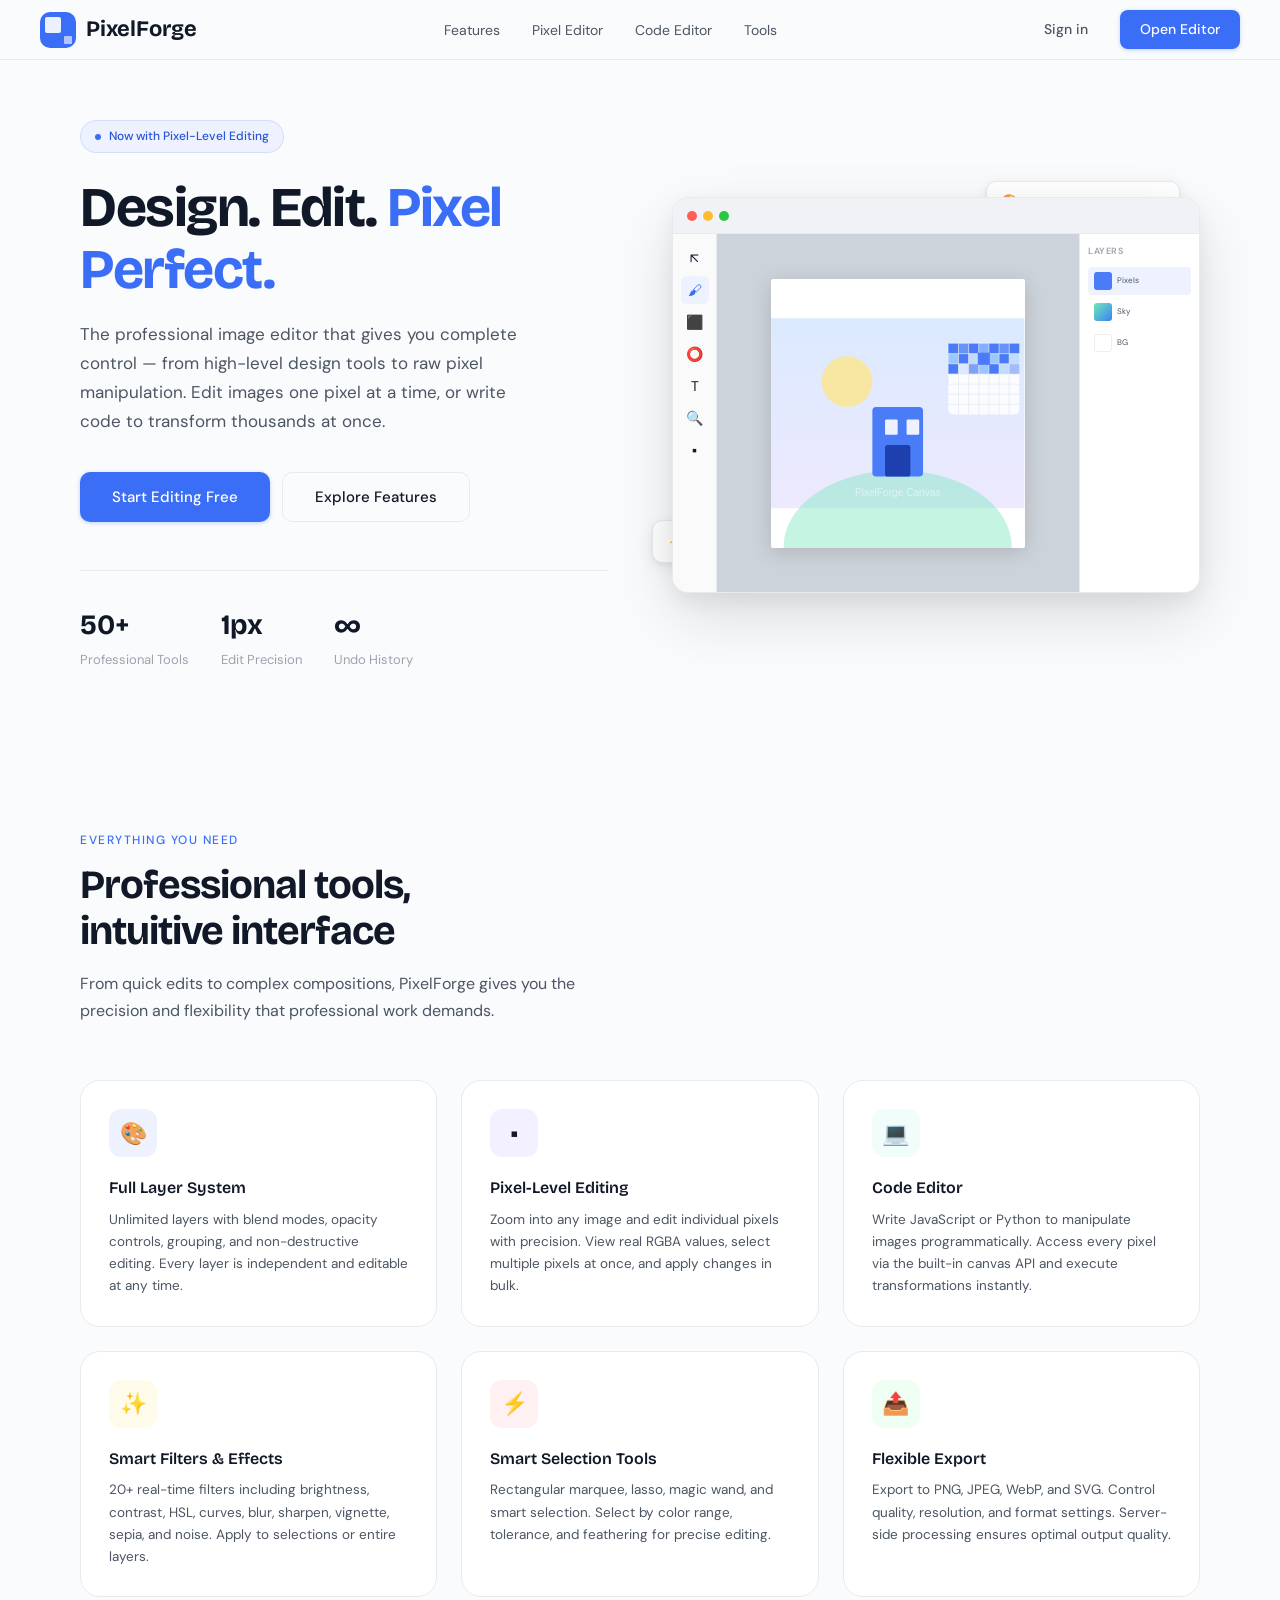
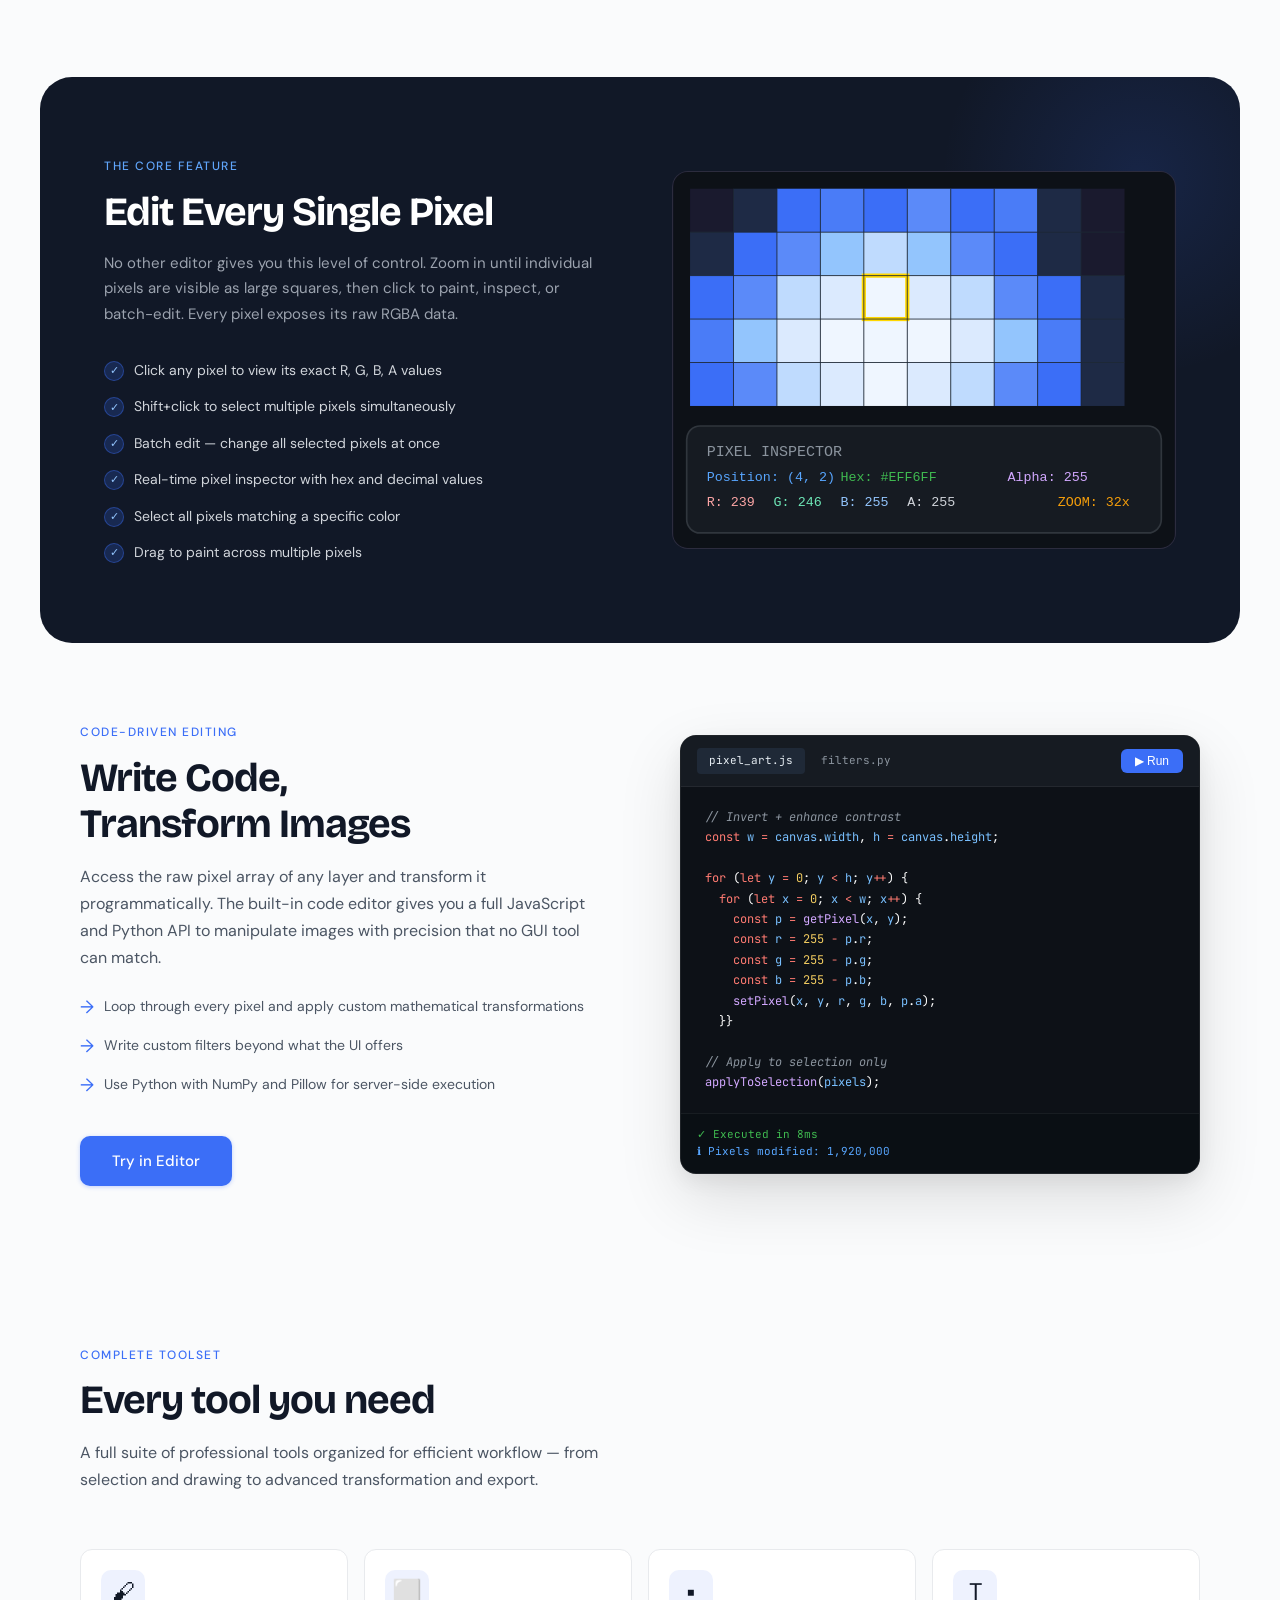
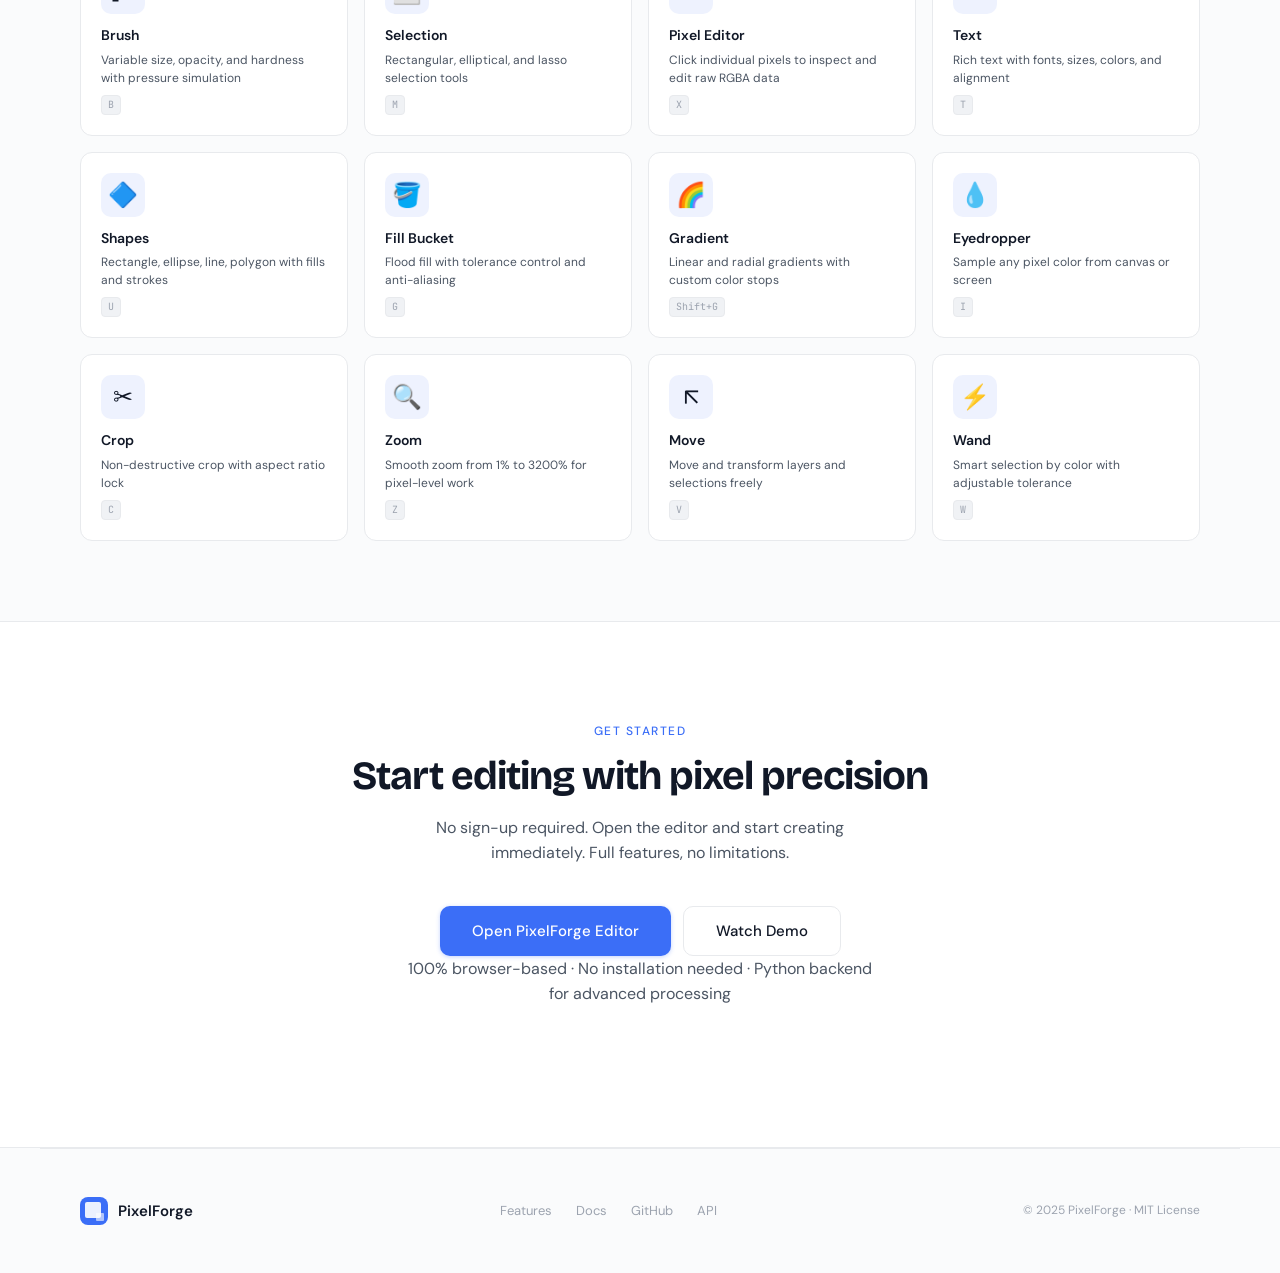
<file: index.html>
<!DOCTYPE html>
<html lang="en">
<head>
<meta charset="UTF-8">
<meta name="viewport" content="width=device-width, initial-scale=1.0">
<title>PixelForge — Professional Image Editor</title>
<link href="https://fonts.googleapis.com/css2?family=Bricolage+Grotesque:opsz,wght@12..96,300;12..96,400;12..96,500;12..96,600;12..96,700&family=DM+Sans:ital,opsz,wght@0,9..40,300;0,9..40,400;0,9..40,500;1,9..40,400&family=JetBrains+Mono:wght@400;500&display=swap" rel="stylesheet">
<style>
:root {
  --bg: #FAFBFC;
  --white: #FFFFFF;
  --border: #E8EAED;
  --border-light: #F0F2F5;
  --text: #111827;
  --text2: #4B5563;
  --text3: #9CA3AF;
  --blue: #3B6EF7;
  --blue-dark: #2754D8;
  --blue-light: #EEF2FE;
  --blue-mid: #DBEAFE;
  --indigo: #4F46E5;
  --purple: #7C3AED;
  --teal: #0D9488;
  --red: #EF4444;
  --amber: #F59E0B;
  --green: #10B981;
  --font-display: 'Bricolage Grotesque', sans-serif;
  --font-body: 'DM Sans', sans-serif;
  --font-mono: 'JetBrains Mono', monospace;
  --shadow-sm: 0 1px 3px rgba(0,0,0,0.06), 0 1px 2px rgba(0,0,0,0.04);
  --shadow-md: 0 4px 16px rgba(0,0,0,0.08), 0 2px 4px rgba(0,0,0,0.04);
  --shadow-lg: 0 12px 40px rgba(0,0,0,0.10), 0 4px 12px rgba(0,0,0,0.06);
  --shadow-xl: 0 24px 64px rgba(0,0,0,0.12), 0 8px 20px rgba(0,0,0,0.06);
  --radius: 12px;
  --radius-lg: 20px;
  --radius-xl: 28px;
}
*, *::before, *::after { box-sizing: border-box; margin: 0; padding: 0; }
html { scroll-behavior: smooth; }
body {
  font-family: var(--font-body);
  background: var(--bg);
  color: var(--text);
  font-size: 15px;
  line-height: 1.6;
  overflow-x: hidden;
}
a { color: inherit; text-decoration: none; }
img { max-width: 100%; }

/* ── NAV ────────────────────────────────────── */
nav {
  position: fixed; top: 0; left: 0; right: 0; z-index: 100;
  background: rgba(250,251,252,0.88);
  backdrop-filter: blur(16px);
  -webkit-backdrop-filter: blur(16px);
  border-bottom: 1px solid var(--border);
  height: 60px;
  display: flex; align-items: center; justify-content: space-between;
  padding: 0 40px;
}
.nav-logo {
  display: flex; align-items: center; gap: 10px;
  font-family: var(--font-display);
  font-weight: 700; font-size: 22px; color: var(--text);
}
.nav-logo-icon {
  width: 36px; height: 36px;
  background: var(--blue);
  border-radius: 10px;
  display: flex; align-items: center; justify-content: center;
  position: relative;
  overflow: hidden;
}
.nav-logo-icon::before {
  content: '';
  position: absolute;
  width: 16px; height: 16px;
  background: rgba(255,255,255,0.9);
  border-radius: 2px;
  top: 5px; left: 5px;
}
.nav-logo-icon::after {
  content: '';
  position: absolute;
  width: 8px; height: 8px;
  background: rgba(255,255,255,0.6);
  border-radius: 1px;
  bottom: 4px; right: 4px;
}
.nav-links {
  display: flex; align-items: center; gap: 32px; list-style: none;
}
.nav-links a {
  font-size: 14px; font-weight: 400; color: var(--text2);
  transition: color 0.2s;
}
.nav-links a:hover { color: var(--text); }
.nav-actions { display: flex; align-items: center; gap: 12px; }
.btn {
  display: inline-flex; align-items: center; justify-content: center; gap: 8px;
  padding: 8px 20px;
  border-radius: 8px;
  font-family: var(--font-body);
  font-size: 14px; font-weight: 500;
  cursor: pointer; border: none; transition: all 0.15s;
}
.btn-ghost {
  background: transparent; color: var(--text2);
}
.btn-ghost:hover { background: var(--border-light); color: var(--text); }
.btn-primary {
  background: var(--blue); color: white;
  box-shadow: 0 1px 4px rgba(59,110,247,0.3);
}
.btn-primary:hover { background: var(--blue-dark); transform: translateY(-1px); box-shadow: 0 4px 12px rgba(59,110,247,0.35); }
.btn-lg { padding: 13px 32px; font-size: 15px; border-radius: 10px; }
.btn-outline {
  background: transparent; color: var(--text);
  border: 1px solid var(--border);
}
.btn-outline:hover { border-color: var(--blue); color: var(--blue); }

/* ── HERO ───────────────────────────────────── */
.hero {
  padding: 120px 40px 80px;
  max-width: 1200px; margin: 0 auto;
  display: grid; grid-template-columns: 1fr 1fr;
  gap: 64px; align-items: center;
}
.hero-badge {
  display: inline-flex; align-items: center; gap: 8px;
  background: var(--blue-light);
  color: var(--blue-dark);
  font-size: 12px; font-weight: 500;
  padding: 6px 14px;
  border-radius: 100px;
  margin-bottom: 24px;
  border: 1px solid rgba(59,110,247,0.15);
}
.hero-badge-dot {
  width: 6px; height: 6px;
  background: var(--blue);
  border-radius: 50%;
  animation: pulse 2s ease-in-out infinite;
}
@keyframes pulse { 0%,100%{opacity:1;transform:scale(1)} 50%{opacity:0.6;transform:scale(0.85)} }
.hero h1 {
  font-family: var(--font-display);
  font-size: 56px; font-weight: 700;
  line-height: 1.1; letter-spacing: -1.5px;
  color: var(--text);
  margin-bottom: 20px;
}
.hero h1 .accent { color: var(--blue); }
.hero p {
  font-size: 17px; color: var(--text2);
  line-height: 1.7; margin-bottom: 36px;
  max-width: 440px;
}
.hero-cta { display: flex; gap: 12px; flex-wrap: wrap; }
.hero-stats {
  display: flex; gap: 32px; margin-top: 48px;
  padding-top: 32px;
  border-top: 1px solid var(--border);
}
.hero-stat-num {
  font-family: var(--font-display);
  font-size: 28px; font-weight: 700; color: var(--text);
}
.hero-stat-label { font-size: 13px; color: var(--text3); margin-top: 2px; }

/* ── EDITOR PREVIEW ─────────────────────────── */
.hero-preview {
  position: relative;
}
.editor-mockup {
  background: #FFFFFF;
  border-radius: 16px;
  border: 1px solid var(--border);
  box-shadow: var(--shadow-xl);
  overflow: hidden;
  aspect-ratio: 4/3;
  position: relative;
}
.editor-mockup-bar {
  height: 36px;
  background: #F0F2F5;
  border-bottom: 1px solid var(--border);
  display: flex; align-items: center; padding: 0 14px;
  gap: 6px;
}
.dot { width: 10px; height: 10px; border-radius: 50%; }
.dot.red { background: #FF5F57; }
.dot.yellow { background: #FEBC2E; }
.dot.green { background: #28C840; }
.editor-mockup-body {
  display: flex; height: calc(100% - 36px);
}
.mock-tools {
  width: 44px; background: #FAFAFA;
  border-right: 1px solid var(--border);
  padding: 10px 8px;
  display: flex; flex-direction: column; gap: 4px; align-items: center;
}
.mock-tool {
  width: 28px; height: 28px;
  background: transparent; border-radius: 6px;
  display: flex; align-items: center; justify-content: center;
  font-size: 14px; cursor: pointer;
}
.mock-tool.active { background: #EEF2FE; color: var(--blue); }
.mock-canvas {
  flex: 1;
  background: #CDD3DA;
  position: relative; overflow: hidden;
  display: flex; align-items: center; justify-content: center;
}
.mock-canvas-inner {
  width: 70%; height: 75%;
  background: white;
  border-radius: 2px;
  box-shadow: 0 4px 20px rgba(0,0,0,0.15);
  position: relative; overflow: hidden;
}
.mock-canvas-art { width: 100%; height: 100%; }
.mock-panel {
  width: 120px; background: #FFFFFF;
  border-left: 1px solid var(--border);
  padding: 10px 8px;
}
.mock-panel-title {
  font-size: 9px; font-weight: 600;
  text-transform: uppercase; letter-spacing: 0.5px;
  color: var(--text3); margin-bottom: 8px;
}
.mock-layer {
  display: flex; align-items: center; gap: 5px;
  padding: 5px 6px; border-radius: 4px;
  margin-bottom: 3px; cursor: pointer;
}
.mock-layer.active { background: var(--blue-light); }
.mock-layer-thumb {
  width: 18px; height: 18px; border-radius: 3px; flex-shrink: 0;
}
.mock-layer-name { font-size: 8px; color: var(--text2); }

/* Floating annotations */
.float-badge {
  position: absolute;
  background: white; border: 1px solid var(--border);
  border-radius: 10px; padding: 8px 14px;
  box-shadow: var(--shadow-md);
  white-space: nowrap; font-size: 12px; font-weight: 500;
  display: flex; align-items: center; gap: 6px;
  animation: float 3s ease-in-out infinite;
}
.float-badge:nth-child(2) { animation-delay: 0.8s; }
.float-badge:nth-child(3) { animation-delay: 1.6s; }
@keyframes float { 0%,100%{transform:translateY(0)} 50%{transform:translateY(-6px)} }
.fb-icon { font-size: 16px; }
.float-1 { top: -16px; right: 20px; }
.float-2 { bottom: 30px; left: -20px; }

/* ── FEATURES ───────────────────────────────── */
.section { padding: 80px 40px; max-width: 1200px; margin: 0 auto; }
.section-label {
  font-size: 12px; font-weight: 500; letter-spacing: 1.5px;
  text-transform: uppercase; color: var(--blue);
  margin-bottom: 12px;
}
.section-title {
  font-family: var(--font-display);
  font-size: 40px; font-weight: 700;
  line-height: 1.15; letter-spacing: -1px;
  color: var(--text);
  margin-bottom: 16px;
}
.section-subtitle {
  font-size: 16px; color: var(--text2);
  max-width: 520px; line-height: 1.7;
  margin-bottom: 56px;
}

.features-grid {
  display: grid;
  grid-template-columns: repeat(3, 1fr);
  gap: 24px;
}
.feature-card {
  background: var(--white);
  border: 1px solid var(--border);
  border-radius: var(--radius-lg);
  padding: 28px;
  transition: all 0.2s;
  position: relative; overflow: hidden;
}
.feature-card:hover {
  border-color: var(--blue);
  box-shadow: var(--shadow-md);
  transform: translateY(-2px);
}
.feature-card::before {
  content: '';
  position: absolute; top: 0; left: 0; right: 0; height: 3px;
  background: transparent;
  transition: background 0.2s;
}
.feature-card:hover::before { background: var(--blue); }
.feature-icon {
  width: 48px; height: 48px;
  border-radius: 12px;
  display: flex; align-items: center; justify-content: center;
  font-size: 22px; margin-bottom: 18px;
}
.feature-icon.blue { background: var(--blue-light); }
.feature-icon.purple { background: #F3F0FF; }
.feature-icon.teal { background: #F0FDFA; }
.feature-icon.amber { background: #FFFBEB; }
.feature-icon.red { background: #FFF1F2; }
.feature-icon.green { background: #F0FFF4; }
.feature-card h3 {
  font-family: var(--font-display);
  font-size: 16px; font-weight: 600;
  margin-bottom: 8px; color: var(--text);
}
.feature-card p { font-size: 13.5px; color: var(--text2); line-height: 1.65; }

/* ── PIXEL EDITOR SHOWCASE ──────────────────── */
.pixel-section {
  background: var(--text);
  border-radius: 32px;
  padding: 80px 64px;
  margin: 0 40px;
  display: grid; grid-template-columns: 1fr 1fr;
  gap: 64px; align-items: center;
  overflow: hidden; position: relative;
}
.pixel-section::before {
  content: '';
  position: absolute; top: -100px; right: -100px;
  width: 400px; height: 400px;
  background: radial-gradient(circle, rgba(59,110,247,0.15) 0%, transparent 70%);
  pointer-events: none;
}
.pixel-section-text .section-label { color: #60A5FA; }
.pixel-section-text .section-title { color: white; max-width: 400px; margin-bottom: 16px; }
.pixel-section-text p { color: #9CA3AF; font-size: 15px; line-height: 1.7; margin-bottom: 32px; }
.pixel-features-list {
  list-style: none; display: flex; flex-direction: column; gap: 14px;
}
.pixel-features-list li {
  display: flex; align-items: flex-start; gap: 10px;
  color: #D1D5DB; font-size: 14px;
}
.pfl-icon {
  width: 20px; height: 20px; flex-shrink: 0;
  background: rgba(59,110,247,0.2);
  border: 1px solid rgba(59,110,247,0.4);
  border-radius: 50%;
  display: flex; align-items: center; justify-content: center;
  font-size: 11px; color: #93C5FD; margin-top: 2px;
}
.pixel-demo {
  position: relative;
  display: flex; flex-direction: column; gap: 20px;
}
.pixel-grid-demo {
  background: #1A1A2E;
  border-radius: 16px; overflow: hidden;
  border: 1px solid rgba(255,255,255,0.08);
  aspect-ratio: 4/3;
}
.pixel-grid-svg { width: 100%; height: 100%; }
.pixel-info-card {
  background: rgba(255,255,255,0.05);
  border: 1px solid rgba(255,255,255,0.1);
  border-radius: 12px;
  padding: 14px 16px;
  display: flex; gap: 16px;
}
.pixel-coord { font-family: var(--font-mono); font-size: 11px; color: #93C5FD; }
.pixel-rgba-display { display: flex; gap: 8px; }
.rgba-item {
  display: flex; flex-direction: column; gap: 2px;
}
.rgba-label { font-size: 9px; color: #6B7280; text-transform: uppercase; letter-spacing: 1px; }
.rgba-val {
  font-family: var(--font-mono); font-size: 13px; font-weight: 500;
}
.rgba-val.r { color: #FCA5A5; }
.rgba-val.g { color: #6EE7B7; }
.rgba-val.b { color: #93C5FD; }
.rgba-val.a { color: #D1D5DB; }

/* ── CODE EDITOR SECTION ────────────────────── */
.code-section {
  padding: 80px 40px;
  max-width: 1200px; margin: 0 auto;
  display: grid; grid-template-columns: 1fr 1fr;
  gap: 80px; align-items: center;
}
.code-demo {
  background: #0D1117;
  border-radius: 16px;
  border: 1px solid rgba(255,255,255,0.08);
  overflow: hidden;
  box-shadow: var(--shadow-xl);
}
.code-bar {
  background: #161B22;
  padding: 12px 16px;
  display: flex; align-items: center; justify-content: space-between;
  border-bottom: 1px solid rgba(255,255,255,0.06);
}
.code-tabs { display: flex; gap: 4px; }
.code-tab {
  font-family: var(--font-mono);
  font-size: 11px; padding: 4px 12px;
  border-radius: 4px; color: #8B949E;
}
.code-tab.active { background: #1F2937; color: #E6EDF3; }
.code-run-btn {
  background: var(--blue); color: white;
  border: none; padding: 5px 14px;
  border-radius: 6px; font-size: 12px; font-weight: 500;
  cursor: pointer; display: flex; align-items: center; gap: 6px;
}
.code-body {
  padding: 20px 24px;
  font-family: var(--font-mono);
  font-size: 12px; line-height: 1.7;
  color: #ffffff;
}
.cl { display: block; }
.kw { color: #FF7B72; }
.fn { color: #D2A8FF; }
.nm { color: #79C0FF; }
.st { color: #A5D6FF; }
.cm { color: #8B949E; font-style: italic; }
.num { color: #F2CC60; }
.op { color: #FF7B72; }
.code-output {
  padding: 12px 16px;
  background: #0A0F14;
  border-top: 1px solid rgba(255,255,255,0.06);
  font-family: var(--font-mono);
  font-size: 11px;
}
.out-success { color: #3FB950; }
.out-info { color: #58A6FF; }

/* ── TOOLS SHOWCASE ─────────────────────────── */
.tools-showcase { padding: 80px 40px; max-width: 1200px; margin: 0 auto; }
.tools-grid {
  display: grid; grid-template-columns: repeat(4, 1fr); gap: 16px;
  margin-top: 48px;
}
.tool-card {
  background: var(--white); border: 1px solid var(--border);
  border-radius: var(--radius);
  padding: 20px;
  transition: all 0.2s;
  cursor: pointer;
}
.tool-card:hover {
  border-color: var(--blue);
  box-shadow: 0 4px 16px rgba(59,110,247,0.12);
}
.tool-card-icon {
  font-size: 24px; margin-bottom: 10px;
  width: 44px; height: 44px;
  background: var(--blue-light); border-radius: 10px;
  display: flex; align-items: center; justify-content: center;
}
.tool-card h4 { font-size: 14px; font-weight: 600; margin-bottom: 4px; }
.tool-card p { font-size: 12px; color: var(--text2); line-height: 1.5; }
.tool-shortcut {
  display: inline-block;
  background: var(--border-light); border: 1px solid var(--border);
  border-radius: 4px; padding: 1px 6px;
  font-family: var(--font-mono); font-size: 10px; color: var(--text3);
  margin-top: 8px;
}

/* ── CTA ────────────────────────────────────── */
.cta-section {
  background: var(--white);
  border-top: 1px solid var(--border);
  border-bottom: 1px solid var(--border);
  padding: 100px 40px;
  text-align: center;
}
.cta-section .section-title { margin: 0 auto 16px; max-width: 600px; }
.cta-section p { color: var(--text2); font-size: 16px; max-width: 480px; margin: 0 auto 40px; }
.cta-actions { display: flex; gap: 12px; justify-content: center; flex-wrap: wrap; }
.cta-note { font-size: 12px; color: var(--text3); margin-top: 16px; }

/* ── FOOTER ─────────────────────────────────── */
footer {
  padding: 48px 40px;
  max-width: 1200px; margin: 0 auto;
  display: flex; align-items: center; justify-content: space-between;
  border-top: 1px solid var(--border);
}
.footer-brand { display: flex; align-items: center; gap: 10px; font-weight: 600; }
.footer-links { display: flex; gap: 24px; }
.footer-links a { font-size: 13px; color: var(--text3); transition: color 0.2s; }
.footer-links a:hover { color: var(--text); }
.footer-copy { font-size: 12px; color: var(--text3); }

/* ── RESPONSIVE ─────────────────────────────── */
@media (max-width: 900px) {
  .hero { grid-template-columns: 1fr; gap: 40px; padding: 100px 24px 60px; }
  .hero h1 { font-size: 40px; }
  .features-grid { grid-template-columns: 1fr 1fr; }
  .pixel-section { grid-template-columns: 1fr; margin: 0 16px; padding: 48px 32px; }
  .code-section { grid-template-columns: 1fr; padding: 60px 24px; }
  .tools-grid { grid-template-columns: repeat(2, 1fr); }
  nav { padding: 0 24px; }
  .nav-links { display: none; }
  footer { flex-direction: column; gap: 24px; text-align: center; }
}
</style>
</head>
<body>

<!-- NAV -->
<nav>
  <a href="#" class="nav-logo">
    <div class="nav-logo-icon"></div>
    PixelForge
  </a>
  <ul class="nav-links">
    <li><a href="#features">Features</a></li>
    <li><a href="#pixel">Pixel Editor</a></li>
    <li><a href="#code">Code Editor</a></li>
    <li><a href="#tools">Tools</a></li>
  </ul>
  <div class="nav-actions">
    <button class="btn btn-ghost">Sign in</button>
    <a href="editor.html" class="btn btn-primary">Open Editor</a>
  </div>
</nav>

<!-- HERO -->
<section class="hero">
  <div class="hero-content">
    <div class="hero-badge">
      <span class="hero-badge-dot"></span>
      Now with Pixel-Level Editing
    </div>
    <h1>Design. Edit. <span class="accent">Pixel Perfect.</span></h1>
    <p>The professional image editor that gives you complete control — from high-level design tools to raw pixel manipulation. Edit images one pixel at a time, or write code to transform thousands at once.</p>
    <div class="hero-cta">
      <a href="editor.html" class="btn btn-primary btn-lg">Start Editing Free</a>
      <button class="btn btn-outline btn-lg" onclick="document.getElementById('features').scrollIntoView({behavior:'smooth'})">Explore Features</button>
    </div>
    <div class="hero-stats">
      <div>
        <div class="hero-stat-num">50+</div>
        <div class="hero-stat-label">Professional Tools</div>
      </div>
      <div>
        <div class="hero-stat-num">1px</div>
        <div class="hero-stat-label">Edit Precision</div>
      </div>
      <div>
        <div class="hero-stat-num">∞</div>
        <div class="hero-stat-label">Undo History</div>
      </div>
    </div>
  </div>

  <div class="hero-preview">
    <div class="float-badge float-1">
      <span class="fb-icon">🎨</span>
      <span>Pixel selected: <strong>#3B6EF7</strong></span>
    </div>
    <div class="float-badge float-2">
      <span class="fb-icon">⚡</span>
      <span>Code executed in <strong>12ms</strong></span>
    </div>
    <div class="editor-mockup">
      <div class="editor-mockup-bar">
        <div class="dot red"></div>
        <div class="dot yellow"></div>
        <div class="dot green"></div>
      </div>
      <div class="editor-mockup-body">
        <div class="mock-tools">
          <div class="mock-tool">↖</div>
          <div class="mock-tool active">🖌</div>
          <div class="mock-tool">⬛</div>
          <div class="mock-tool">⭕</div>
          <div class="mock-tool">T</div>
          <div class="mock-tool">🔍</div>
          <div class="mock-tool">▪</div>
        </div>
        <div class="mock-canvas">
          <div class="mock-canvas-inner">
            <svg class="mock-canvas-art" viewBox="0 0 200 150" xmlns="http://www.w3.org/2000/svg">
              <defs>
                <linearGradient id="sky" x1="0" y1="0" x2="0" y2="1">
                  <stop offset="0%" stop-color="#DBEAFE"/>
                  <stop offset="100%" stop-color="#EDE9FE"/>
                </linearGradient>
              </defs>
              <rect width="200" height="150" fill="url(#sky)"/>
              <ellipse cx="100" cy="180" rx="90" ry="60" fill="#6EE7B7" opacity="0.4"/>
              <circle cx="60" cy="50" r="20" fill="#FDE68A" opacity="0.8"/>
              <rect x="80" y="70" width="40" height="55" rx="3" fill="#4A7CF7"/>
              <rect x="90" y="80" width="10" height="12" rx="1" fill="white" opacity="0.9"/>
              <rect x="107" y="80" width="10" height="12" rx="1" fill="white" opacity="0.9"/>
              <rect x="90" y="100" width="20" height="25" rx="2" fill="#1e40af"/>
              <!-- pixel grid overlay on a small area -->
              <g opacity="0.9">
                <rect x="140" y="20" width="56" height="56" fill="white" opacity="0.95" rx="4"/>
                <rect x="140" y="20" width="8" height="8" fill="#3B6EF7"/>
                <rect x="148" y="20" width="8" height="8" fill="#5B8AF9"/>
                <rect x="156" y="20" width="8" height="8" fill="#3B6EF7"/>
                <rect x="164" y="20" width="8" height="8" fill="#7BA8FF"/>
                <rect x="172" y="20" width="8" height="8" fill="#3B6EF7"/>
                <rect x="180" y="20" width="8" height="8" fill="#5B8AF9"/>
                <rect x="188" y="20" width="8" height="8" fill="#3B6EF7"/>
                <rect x="140" y="28" width="8" height="8" fill="#93C5FD"/>
                <rect x="148" y="28" width="8" height="8" fill="#3B6EF7"/>
                <rect x="156" y="28" width="8" height="8" fill="#BFDBFE"/>
                <rect x="164" y="28" width="8" height="8" fill="#3B6EF7"/>
                <rect x="172" y="28" width="8" height="8" fill="#93C5FD"/>
                <rect x="180" y="28" width="8" height="8" fill="#3B6EF7"/>
                <rect x="188" y="28" width="8" height="8" fill="#BFDBFE"/>
                <!-- more pixel rows -->
                <rect x="140" y="36" width="8" height="8" fill="#3B6EF7"/>
                <rect x="148" y="36" width="8" height="8" fill="#DBEAFE"/>
                <rect x="156" y="36" width="8" height="8" fill="#3B6EF7" opacity="0.7"/>
                <rect x="164" y="36" width="8" height="8" fill="#93C5FD"/>
                <rect x="172" y="36" width="8" height="8" fill="#3B6EF7"/>
                <rect x="180" y="36" width="8" height="8" fill="#BFDBFE"/>
                <rect x="188" y="36" width="8" height="8" fill="#3B6EF7" opacity="0.5"/>
                <!-- grid lines -->
                <line x1="148" y1="20" x2="148" y2="76" stroke="#E1E4E8" stroke-width="0.5"/>
                <line x1="156" y1="20" x2="156" y2="76" stroke="#E1E4E8" stroke-width="0.5"/>
                <line x1="164" y1="20" x2="164" y2="76" stroke="#E1E4E8" stroke-width="0.5"/>
                <line x1="172" y1="20" x2="172" y2="76" stroke="#E1E4E8" stroke-width="0.5"/>
                <line x1="180" y1="20" x2="180" y2="76" stroke="#E1E4E8" stroke-width="0.5"/>
                <line x1="188" y1="20" x2="188" y2="76" stroke="#E1E4E8" stroke-width="0.5"/>
                <line x1="140" y1="28" x2="196" y2="28" stroke="#E1E4E8" stroke-width="0.5"/>
                <line x1="140" y1="36" x2="196" y2="36" stroke="#E1E4E8" stroke-width="0.5"/>
                <line x1="140" y1="44" x2="196" y2="44" stroke="#E1E4E8" stroke-width="0.5"/>
                <line x1="140" y1="52" x2="196" y2="52" stroke="#E1E4E8" stroke-width="0.5"/>
                <line x1="140" y1="60" x2="196" y2="60" stroke="#E1E4E8" stroke-width="0.5"/>
                <line x1="140" y1="68" x2="196" y2="68" stroke="#E1E4E8" stroke-width="0.5"/>
                <!-- highlight selected pixel -->
                <rect x="164" y="28" width="8" height="8" fill="none" stroke="#3B6EF7" stroke-width="1.5"/>
              </g>
              <!-- text -->
              <text x="100" y="140" text-anchor="middle" font-size="8" fill="white" font-family="sans-serif" opacity="0.5">PixelForge Canvas</text>
            </svg>
          </div>
        </div>
        <div class="mock-panel">
          <div class="mock-panel-title">Layers</div>
          <div class="mock-layer active">
            <div class="mock-layer-thumb" style="background:#4A7CF7;"></div>
            <span class="mock-layer-name">Pixels</span>
          </div>
          <div class="mock-layer">
            <div class="mock-layer-thumb" style="background:linear-gradient(135deg,#6EE7B7,#3B82F6);"></div>
            <span class="mock-layer-name">Sky</span>
          </div>
          <div class="mock-layer">
            <div class="mock-layer-thumb" style="background:white; border:1px solid #eee;"></div>
            <span class="mock-layer-name">BG</span>
          </div>
        </div>
      </div>
    </div>
  </div>
</section>

<!-- FEATURES -->
<section class="section" id="features">
  <div class="section-label">Everything You Need</div>
  <div class="section-title">Professional tools,<br>intuitive interface</div>
  <div class="section-subtitle">From quick edits to complex compositions, PixelForge gives you the precision and flexibility that professional work demands.</div>

  <div class="features-grid">
    <div class="feature-card">
      <div class="feature-icon blue">🎨</div>
      <h3>Full Layer System</h3>
      <p>Unlimited layers with blend modes, opacity controls, grouping, and non-destructive editing. Every layer is independent and editable at any time.</p>
    </div>
    <div class="feature-card">
      <div class="feature-icon purple">▪</div>
      <h3>Pixel-Level Editing</h3>
      <p>Zoom into any image and edit individual pixels with precision. View real RGBA values, select multiple pixels at once, and apply changes in bulk.</p>
    </div>
    <div class="feature-card">
      <div class="feature-icon teal">💻</div>
      <h3>Code Editor</h3>
      <p>Write JavaScript or Python to manipulate images programmatically. Access every pixel via the built-in canvas API and execute transformations instantly.</p>
    </div>
    <div class="feature-card">
      <div class="feature-icon amber">✨</div>
      <h3>Smart Filters & Effects</h3>
      <p>20+ real-time filters including brightness, contrast, HSL, curves, blur, sharpen, vignette, sepia, and noise. Apply to selections or entire layers.</p>
    </div>
    <div class="feature-card">
      <div class="feature-icon red">⚡</div>
      <h3>Smart Selection Tools</h3>
      <p>Rectangular marquee, lasso, magic wand, and smart selection. Select by color range, tolerance, and feathering for precise editing.</p>
    </div>
    <div class="feature-card">
      <div class="feature-icon green">📤</div>
      <h3>Flexible Export</h3>
      <p>Export to PNG, JPEG, WebP, and SVG. Control quality, resolution, and format settings. Server-side processing ensures optimal output quality.</p>
    </div>
  </div>
</section>

<!-- PIXEL EDITOR SECTION -->
<section id="pixel">
  <div class="pixel-section">
    <div class="pixel-section-text">
      <div class="section-label">The Core Feature</div>
      <div class="section-title">Edit Every Single Pixel</div>
      <p>No other editor gives you this level of control. Zoom in until individual pixels are visible as large squares, then click to paint, inspect, or batch-edit. Every pixel exposes its raw RGBA data.</p>
      <ul class="pixel-features-list">
        <li><span class="pfl-icon">✓</span> Click any pixel to view its exact R, G, B, A values</li>
        <li><span class="pfl-icon">✓</span> Shift+click to select multiple pixels simultaneously</li>
        <li><span class="pfl-icon">✓</span> Batch edit — change all selected pixels at once</li>
        <li><span class="pfl-icon">✓</span> Real-time pixel inspector with hex and decimal values</li>
        <li><span class="pfl-icon">✓</span> Select all pixels matching a specific color</li>
        <li><span class="pfl-icon">✓</span> Drag to paint across multiple pixels</li>
      </ul>
    </div>
    <div class="pixel-demo">
      <div class="pixel-grid-demo">
        <svg class="pixel-grid-svg" viewBox="0 0 300 225" xmlns="http://www.w3.org/2000/svg">
          <rect width="300" height="225" fill="#0D1117"/>
          <!-- pixel grid -->
          <g>
            <!-- row 0 -->
            <rect x="10" y="10" width="26" height="26" fill="#1A1A2E"/><rect x="36" y="10" width="26" height="26" fill="#1E2A45"/>
            <rect x="62" y="10" width="26" height="26" fill="#3B6EF7"/><rect x="88" y="10" width="26" height="26" fill="#4A7CF7"/>
            <rect x="114" y="10" width="26" height="26" fill="#3B6EF7"/><rect x="140" y="10" width="26" height="26" fill="#5B8AF9"/>
            <rect x="166" y="10" width="26" height="26" fill="#3B6EF7"/><rect x="192" y="10" width="26" height="26" fill="#4A7CF7"/>
            <rect x="218" y="10" width="26" height="26" fill="#1E2A45"/><rect x="244" y="10" width="26" height="26" fill="#1A1A2E"/>
            <!-- row 1 -->
            <rect x="10" y="36" width="26" height="26" fill="#1E2A45"/><rect x="36" y="36" width="26" height="26" fill="#3B6EF7"/>
            <rect x="62" y="36" width="26" height="26" fill="#5B8AF9"/><rect x="88" y="36" width="26" height="26" fill="#93C5FD"/>
            <rect x="114" y="36" width="26" height="26" fill="#BFDBFE"/><rect x="140" y="36" width="26" height="26" fill="#93C5FD"/>
            <rect x="166" y="36" width="26" height="26" fill="#5B8AF9"/><rect x="192" y="36" width="26" height="26" fill="#3B6EF7"/>
            <rect x="218" y="36" width="26" height="26" fill="#1E2A45"/><rect x="244" y="36" width="26" height="26" fill="#1A1A2E"/>
            <!-- row 2 -->
            <rect x="10" y="62" width="26" height="26" fill="#3B6EF7"/><rect x="36" y="62" width="26" height="26" fill="#5B8AF9"/>
            <rect x="62" y="62" width="26" height="26" fill="#BFDBFE"/><rect x="88" y="62" width="26" height="26" fill="#DBEAFE"/>
            <rect x="114" y="62" width="26" height="26" fill="#EFF6FF"/><rect x="140" y="62" width="26" height="26" fill="#DBEAFE"/>
            <rect x="166" y="62" width="26" height="26" fill="#BFDBFE"/><rect x="192" y="62" width="26" height="26" fill="#5B8AF9"/>
            <rect x="218" y="62" width="26" height="26" fill="#3B6EF7"/><rect x="244" y="62" width="26" height="26" fill="#1E2A45"/>
            <!-- row 3 — selected row highlight -->
            <rect x="10" y="88" width="26" height="26" fill="#4A7CF7"/><rect x="36" y="88" width="26" height="26" fill="#93C5FD"/>
            <rect x="62" y="88" width="26" height="26" fill="#DBEAFE"/><rect x="88" y="88" width="26" height="26" fill="#EFF6FF"/>
            <rect x="114" y="88" width="26" height="26" fill="#EFF6FF"/><rect x="140" y="88" width="26" height="26" fill="#EFF6FF"/>
            <rect x="166" y="88" width="26" height="26" fill="#DBEAFE"/><rect x="192" y="88" width="26" height="26" fill="#93C5FD"/>
            <rect x="218" y="88" width="26" height="26" fill="#4A7CF7"/><rect x="244" y="88" width="26" height="26" fill="#1E2A45"/>
            <!-- row 4 -->
            <rect x="10" y="114" width="26" height="26" fill="#3B6EF7"/><rect x="36" y="114" width="26" height="26" fill="#5B8AF9"/>
            <rect x="62" y="114" width="26" height="26" fill="#BFDBFE"/><rect x="88" y="114" width="26" height="26" fill="#DBEAFE"/>
            <rect x="114" y="114" width="26" height="26" fill="#EFF6FF"/><rect x="140" y="114" width="26" height="26" fill="#DBEAFE"/>
            <rect x="166" y="114" width="26" height="26" fill="#BFDBFE"/><rect x="192" y="114" width="26" height="26" fill="#5B8AF9"/>
            <rect x="218" y="114" width="26" height="26" fill="#3B6EF7"/><rect x="244" y="114" width="26" height="26" fill="#1E2A45"/>
            <!-- selected pixel highlight -->
            <rect x="114" y="62" width="26" height="26" fill="#EFF6FF" stroke="#FFD700" stroke-width="2.5"/>
            <!-- grid lines -->
            <line x1="10" y1="36" x2="270" y2="36" stroke="#1F2937" stroke-width="0.5"/>
            <line x1="10" y1="62" x2="270" y2="62" stroke="#1F2937" stroke-width="0.5"/>
            <line x1="10" y1="88" x2="270" y2="88" stroke="#1F2937" stroke-width="0.5"/>
            <line x1="10" y1="114" x2="270" y2="114" stroke="#1F2937" stroke-width="0.5"/>
            <line x1="36" y1="10" x2="36" y2="140" stroke="#1F2937" stroke-width="0.5"/>
            <line x1="62" y1="10" x2="62" y2="140" stroke="#1F2937" stroke-width="0.5"/>
            <line x1="88" y1="10" x2="88" y2="140" stroke="#1F2937" stroke-width="0.5"/>
            <line x1="114" y1="10" x2="114" y2="140" stroke="#1F2937" stroke-width="0.5"/>
            <line x1="140" y1="10" x2="140" y2="140" stroke="#1F2937" stroke-width="0.5"/>
            <line x1="166" y1="10" x2="166" y2="140" stroke="#1F2937" stroke-width="0.5"/>
            <line x1="192" y1="10" x2="192" y2="140" stroke="#1F2937" stroke-width="0.5"/>
            <line x1="218" y1="10" x2="218" y2="140" stroke="#1F2937" stroke-width="0.5"/>
            <line x1="244" y1="10" x2="244" y2="140" stroke="#1F2937" stroke-width="0.5"/>
          </g>
          <!-- Inspector panel inside preview -->
          <rect x="8" y="152" width="284" height="64" rx="8" fill="#161B22" stroke="#30363D" stroke-width="1"/>
          <text x="20" y="170" font-size="9" fill="#8B949E" font-family="monospace">PIXEL INSPECTOR</text>
          <text x="20" y="185" font-size="8" fill="#58A6FF" font-family="monospace">Position: (4, 2)</text>
          <text x="100" y="185" font-size="8" fill="#3FB950" font-family="monospace">Hex: #EFF6FF</text>
          <text x="200" y="185" font-size="8" fill="#D2A8FF" font-family="monospace">Alpha: 255</text>
          <text x="20" y="200" font-size="8" fill="#FCA5A5" font-family="monospace">R: 239</text>
          <text x="60" y="200" font-size="8" fill="#6EE7B7" font-family="monospace">G: 246</text>
          <text x="100" y="200" font-size="8" fill="#93C5FD" font-family="monospace">B: 255</text>
          <text x="140" y="200" font-size="8" fill="#D1D5DB" font-family="monospace">A: 255</text>
          <!-- zoom level -->
          <text x="230" y="200" font-size="8" fill="#F59E0B" font-family="monospace">ZOOM: 32x</text>
        </svg>
      </div>
    </div>
  </div>
</section>

<!-- CODE EDITOR SECTION -->
<section class="code-section" id="code">
  <div>
    <div class="section-label">Code-Driven Editing</div>
    <div class="section-title">Write Code,<br>Transform Images</div>
    <p style="color:var(--text2); font-size:16px; line-height:1.7; margin-bottom:24px;">Access the raw pixel array of any layer and transform it programmatically. The built-in code editor gives you a full JavaScript and Python API to manipulate images with precision that no GUI tool can match.</p>
    <ul style="list-style:none; display:flex; flex-direction:column; gap:12px;">
      <li style="display:flex; gap:10px; align-items:flex-start; font-size:14px; color:var(--text2);">
        <span style="color:var(--blue); font-size:18px; margin-top:-2px;">→</span>
        Loop through every pixel and apply custom mathematical transformations
      </li>
      <li style="display:flex; gap:10px; align-items:flex-start; font-size:14px; color:var(--text2);">
        <span style="color:var(--blue); font-size:18px; margin-top:-2px;">→</span>
        Write custom filters beyond what the UI offers
      </li>
      <li style="display:flex; gap:10px; align-items:flex-start; font-size:14px; color:var(--text2);">
        <span style="color:var(--blue); font-size:18px; margin-top:-2px;">→</span>
        Use Python with NumPy and Pillow for server-side execution
      </li>
    </ul>
    <div style="margin-top:36px;">
      <a href="editor.html" class="btn btn-primary btn-lg">Try in Editor</a>
    </div>
  </div>
  <div class="code-demo">
    <div class="code-bar">
      <div class="code-tabs">
        <div class="code-tab active">pixel_art.js</div>
        <div class="code-tab">filters.py</div>
      </div>
      <button class="code-run-btn">▶ Run</button>
    </div>
    <div class="code-body">
      <span class="cl"><span class="cm">// Invert + enhance contrast</span></span>
      <span class="cl"><span class="kw">const</span> <span class="nm">w</span> <span class="op">=</span> <span class="nm">canvas</span>.<span class="nm">width</span>, <span class="nm">h</span> <span class="op">=</span> <span class="nm">canvas</span>.<span class="nm">height</span>;</span>
      <span class="cl">&nbsp;</span>
      <span class="cl"><span class="kw">for</span> (<span class="kw">let</span> <span class="nm">y</span> <span class="op">=</span> <span class="num">0</span>; <span class="nm">y</span> <span class="op">&lt;</span> <span class="nm">h</span>; <span class="nm">y</span><span class="op">++</span>) {</span>
      <span class="cl">&nbsp;&nbsp;<span class="kw">for</span> (<span class="kw">let</span> <span class="nm">x</span> <span class="op">=</span> <span class="num">0</span>; <span class="nm">x</span> <span class="op">&lt;</span> <span class="nm">w</span>; <span class="nm">x</span><span class="op">++</span>) {</span>
      <span class="cl">&nbsp;&nbsp;&nbsp;&nbsp;<span class="kw">const</span> <span class="nm">p</span> <span class="op">=</span> <span class="fn">getPixel</span>(<span class="nm">x</span>, <span class="nm">y</span>);</span>
      <span class="cl">&nbsp;&nbsp;&nbsp;&nbsp;<span class="kw">const</span> <span class="nm">r</span> <span class="op">=</span> <span class="num">255</span> <span class="op">-</span> <span class="nm">p</span>.<span class="nm">r</span>;</span>
      <span class="cl">&nbsp;&nbsp;&nbsp;&nbsp;<span class="kw">const</span> <span class="nm">g</span> <span class="op">=</span> <span class="num">255</span> <span class="op">-</span> <span class="nm">p</span>.<span class="nm">g</span>;</span>
      <span class="cl">&nbsp;&nbsp;&nbsp;&nbsp;<span class="kw">const</span> <span class="nm">b</span> <span class="op">=</span> <span class="num">255</span> <span class="op">-</span> <span class="nm">p</span>.<span class="nm">b</span>;</span>
      <span class="cl">&nbsp;&nbsp;&nbsp;&nbsp;<span class="fn">setPixel</span>(<span class="nm">x</span>, <span class="nm">y</span>, <span class="nm">r</span>, <span class="nm">g</span>, <span class="nm">b</span>, <span class="nm">p</span>.<span class="nm">a</span>);</span>
      <span class="cl">&nbsp;&nbsp;}}</span>
      <span class="cl">&nbsp;</span>
      <span class="cl"><span class="cm">// Apply to selection only</span></span>
      <span class="cl"><span class="fn">applyToSelection</span>(<span class="nm">pixels</span>);</span>
    </div>
    <div class="code-output">
      <span class="out-success">✓ Executed in 8ms</span><br>
      <span class="out-info">ℹ Pixels modified: 1,920,000</span>
    </div>
  </div>
</section>

<!-- TOOLS SHOWCASE -->
<section class="tools-showcase" id="tools">
  <div class="section-label">Complete Toolset</div>
  <div class="section-title">Every tool you need</div>
  <div class="section-subtitle">A full suite of professional tools organized for efficient workflow — from selection and drawing to advanced transformation and export.</div>
  <div class="tools-grid">
    <div class="tool-card"><div class="tool-card-icon">🖌</div><h4>Brush</h4><p>Variable size, opacity, and hardness with pressure simulation</p><span class="tool-shortcut">B</span></div>
    <div class="tool-card"><div class="tool-card-icon">⬜</div><h4>Selection</h4><p>Rectangular, elliptical, and lasso selection tools</p><span class="tool-shortcut">M</span></div>
    <div class="tool-card"><div class="tool-card-icon">▪</div><h4>Pixel Editor</h4><p>Click individual pixels to inspect and edit raw RGBA data</p><span class="tool-shortcut">X</span></div>
    <div class="tool-card"><div class="tool-card-icon">T</div><h4>Text</h4><p>Rich text with fonts, sizes, colors, and alignment</p><span class="tool-shortcut">T</span></div>
    <div class="tool-card"><div class="tool-card-icon">🔷</div><h4>Shapes</h4><p>Rectangle, ellipse, line, polygon with fills and strokes</p><span class="tool-shortcut">U</span></div>
    <div class="tool-card"><div class="tool-card-icon">🪣</div><h4>Fill Bucket</h4><p>Flood fill with tolerance control and anti-aliasing</p><span class="tool-shortcut">G</span></div>
    <div class="tool-card"><div class="tool-card-icon">🌈</div><h4>Gradient</h4><p>Linear and radial gradients with custom color stops</p><span class="tool-shortcut">Shift+G</span></div>
    <div class="tool-card"><div class="tool-card-icon">💧</div><h4>Eyedropper</h4><p>Sample any pixel color from canvas or screen</p><span class="tool-shortcut">I</span></div>
    <div class="tool-card"><div class="tool-card-icon">✂</div><h4>Crop</h4><p>Non-destructive crop with aspect ratio lock</p><span class="tool-shortcut">C</span></div>
    <div class="tool-card"><div class="tool-card-icon">🔍</div><h4>Zoom</h4><p>Smooth zoom from 1% to 3200% for pixel-level work</p><span class="tool-shortcut">Z</span></div>
    <div class="tool-card"><div class="tool-card-icon">↖</div><h4>Move</h4><p>Move and transform layers and selections freely</p><span class="tool-shortcut">V</span></div>
    <div class="tool-card"><div class="tool-card-icon">⚡</div><h4>Wand</h4><p>Smart selection by color with adjustable tolerance</p><span class="tool-shortcut">W</span></div>
  </div>
</section>

<!-- CTA -->
<section class="cta-section">
  <div class="section-label" style="text-align:center; justify-content:center;">Get Started</div>
  <div class="section-title">Start editing with pixel precision</div>
  <p>No sign-up required. Open the editor and start creating immediately. Full features, no limitations.</p>
  <div class="cta-actions">
    <a href="editor.html" class="btn btn-primary btn-lg">Open PixelForge Editor</a>
    <button class="btn btn-outline btn-lg">Watch Demo</button>
  </div>
  <p class="cta-note">100% browser-based · No installation needed · Python backend for advanced processing</p>
</section>

<!-- FOOTER -->
<footer>
  <div class="footer-brand">
    <div class="nav-logo-icon" style="width:28px;height:28px;border-radius:8px;"></div>
    PixelForge
  </div>
  <div class="footer-links">
    <a href="#">Features</a>
    <a href="/docs">Docs</a>
    <a href="#">GitHub</a>
    <a href="/docs">API</a>
  </div>
  <div class="footer-copy">© 2025 PixelForge · MIT License</div>
</footer>

</body>
</html>
</file>
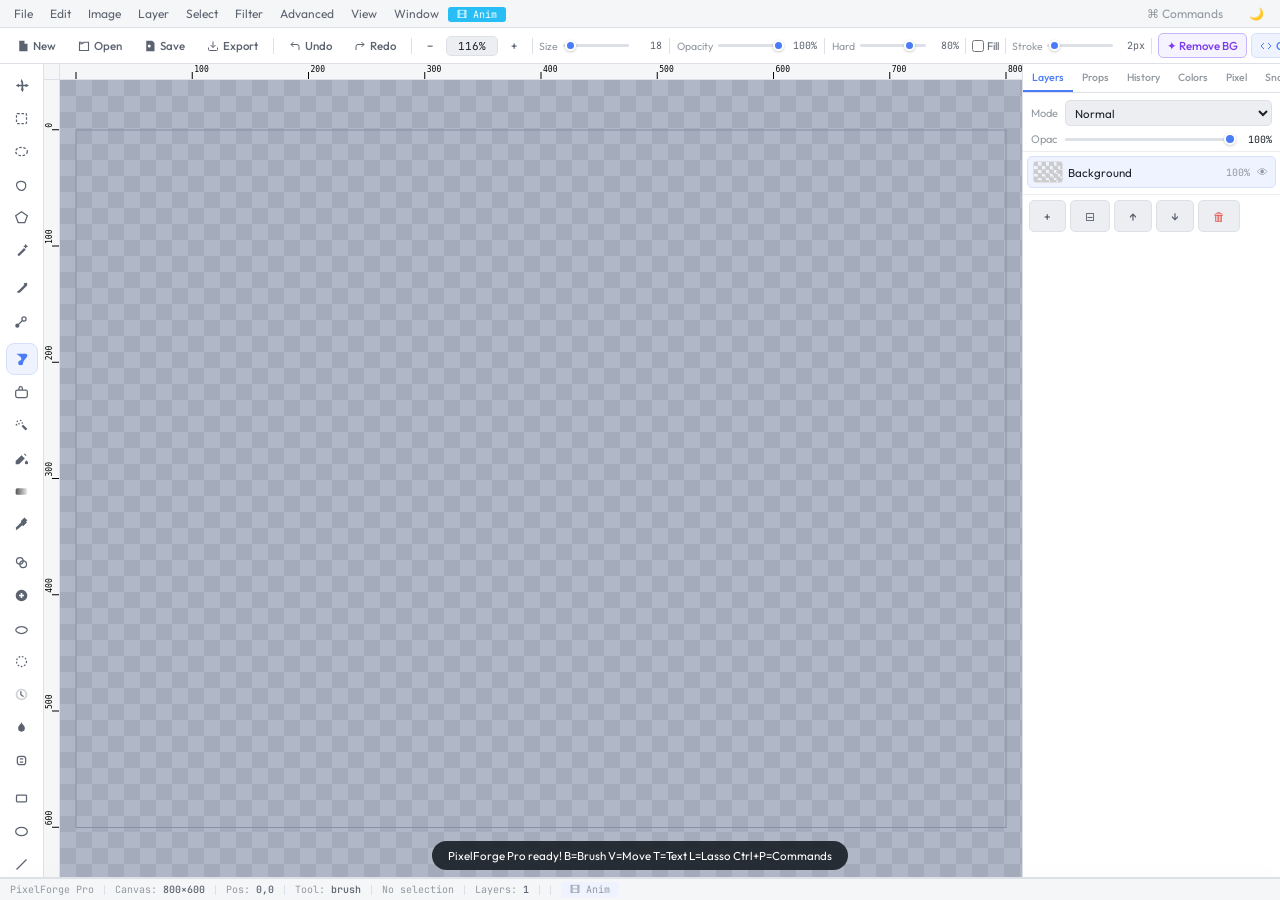
<file: editor.html>
<!DOCTYPE html>
<html lang="en">
<head>
<meta charset="UTF-8">
<meta name="viewport" content="width=device-width,initial-scale=1">
<title>PixelForge Pro</title>
<link rel="preconnect" href="https://fonts.googleapis.com">
<link href="https://fonts.googleapis.com/css2?family=Outfit:wght@400;500;600;700&family=JetBrains+Mono:wght@400;500&display=swap" rel="stylesheet">
<link rel="stylesheet" href="css/editor.css">
    <script src="js/utils/pdf.js"></script>
</head>
<body>

<!-- ══ MENU BAR ══════════════════════════════════════════ -->
<div id="mb">
  <div class="mi">
    <button class="mbb">File</button>
    <div class="mdd">
      <div class="ddi" onclick="A.newFile()">New Canvas <span class="kbd">Ctrl+N</span></div>
      <div class="ddi" onclick="A.openFile()">Open Image… <span class="kbd">Ctrl+O</span></div>
      <div class="ddi" onclick="A.openProject()">Open Project (.pfp)…</div>
      <div class="ddi" onclick="A.importFromURL()">Import from URL…</div>
      <div class="ddi sp"></div>
      <div class="ddi" onclick="A.save()">Save Project <span class="kbd">Ctrl+S</span></div>
      <div class="ddi" onclick="A.showExport()">Export Image… <span class="kbd">Ctrl+E</span></div>
      <div class="ddi" onclick="A.exportAllLayers()">Export All Layers (ZIP)…</div>
      <div class="ddi sp"></div>
      <div class="ddi" onclick="A.copyToClipboard()">Copy to Clipboard <span class="kbd">Ctrl+Shift+C</span></div>
    </div>
  </div>
  <div class="mi">
    <button class="mbb">Edit</button>
    <div class="mdd">
      <div class="ddi" onclick="Hs.undo()">Undo <span class="kbd">Ctrl+Z</span></div>
      <div class="ddi" onclick="Hs.redo()">Redo <span class="kbd">Ctrl+Y</span></div>
      <div class="ddi sp"></div>
      <div class="ddi" onclick="A.cut()">Cut <span class="kbd">Ctrl+X</span></div>
      <div class="ddi" onclick="A.copy()">Copy <span class="kbd">Ctrl+C</span></div>
      <div class="ddi" onclick="A.paste()">Paste <span class="kbd">Ctrl+V</span></div>
      <div class="ddi sp"></div>
      <div class="ddi" onclick="SEL.all()">Select All <span class="kbd">Ctrl+A</span></div>
      <div class="ddi" onclick="SEL.none()">Deselect <span class="kbd">Ctrl+D</span></div>
      <div class="ddi" onclick="SEL.invert()">Invert Selection</div>
      <div class="ddi sp"></div>
      <div class="ddi" onclick="A.fillSel()">Fill Selection</div>
      <div class="ddi" onclick="A.clearLayer()">Clear Layer <span class="kbd">Del</span></div>
      <div class="ddi sp"></div>
      <div class="ddi" onclick="TF.startFreeTransform()">Free Transform <span class="kbd">Ctrl+T</span></div>

        <div class="ddi sub">Transform ▸
        <div class="sub-dd">
            <div class="ddi" onclick="XFORM.start('skew')">Skew</div>
            <div class="ddi" onclick="XFORM.start('distort')">Distort</div>
            <div class="ddi" onclick="XFORM.start('perspective')">Perspective</div>
            <div class="ddi" onclick="CANVAS_OPS.perspectiveCrop&&toast('Draw 4 points first')">Perspective Crop</div>
        </div>
        </div>
        <div class="ddi sub">Align ▸
        <div class="sub-dd">
            <div class="ddi" onclick="ALIGN.left()">Align Left</div>
            <div class="ddi" onclick="ALIGN.right()">Align Right</div>
            <div class="ddi" onclick="ALIGN.top()">Align Top</div>
            <div class="ddi" onclick="ALIGN.bottom()">Align Bottom</div>
            <div class="ddi" onclick="ALIGN.centerH()">Center Horizontal</div>
            <div class="ddi" onclick="ALIGN.centerV()">Center Vertical</div>
            <div class="ddi sp"></div>
            <div class="ddi" onclick="ALIGN.distributeH()">Distribute Horizontally</div>
            <div class="ddi" onclick="ALIGN.distributeV()">Distribute Vertically</div>
        </div>
        </div>
    </div>
  </div>
  <div class="mi">
    <button class="mbb">Image</button>
    <div class="mdd">

      <div class="ddi" onclick="A.showResize()">Scale Image…</div>
      <div class="ddi" onclick="A.showCrop()">Crop…</div>
      <div class="ddi sp"></div>
      <div class="ddi" onclick="TF.flipH()">Flip Horizontal</div>
      <div class="ddi" onclick="TF.flipV()">Flip Vertical</div>
        <div class="ddi sp"></div>
        <div class="ddi" onclick="UI.odlg('rcvdlg')">Resize Canvas…</div>
        <div class="ddi" onclick="UI.odlg('expcvdlg')">Expand Canvas…</div>
        <div class="ddi" onclick="CANVAS_OPS.trim()">Trim Transparent Area</div>
      <div class="ddi" onclick="TF.rotate90(1)">Rotate 90° CW</div>
      <div class="ddi" onclick="TF.rotate90(-1)">Rotate 90° CCW</div>
      <div class="ddi" onclick="TF.rotate90(1);TF.rotate90(1)">Rotate 180°</div>
    </div>
  </div>
  <div class="mi">
    <button class="mbb">Layer</button>
    <div class="mdd">
      <div class="ddi" onclick="LM.add()">New Layer <span class="kbd">Ctrl+Shift+N</span></div>
      <div class="ddi" onclick="LM.dup()">Duplicate Layer</div>
      <div class="ddi" onclick="LM.del()">Delete Layer</div>
      <div class="ddi sp"></div>
      <div class="ddi" onclick="LM.up()">Move Up</div>
      <div class="ddi" onclick="LM.down()">Move Down</div>
      <div class="ddi sp"></div>
      <div class="ddi" onclick="LM.mergeDown()">Merge Down</div>
      <div class="ddi" onclick="LM.flatten()">Flatten Image</div>
      <div class="ddi sp"></div>
      <div class="ddi" onclick="OB.rasterizeAll()">Rasterize All Objects</div>
      <div class="ddi" onclick="OB.rasterize()">Rasterize Selected Object</div>
      <div class="ddi sp"></div>
      <div class="ddi sub">New Adjustment Layer ▸
        <div class="sub-dd">
          <div class="ddi" onclick="LM.addAdjustment('Brightness/Contrast')">Brightness/Contrast</div>
          <div class="ddi" onclick="LM.addAdjustment('Hue/Saturation')">Hue/Saturation</div>
          <div class="ddi" onclick="LM.addAdjustment('Curves')">Curves</div>
          <div class="ddi" onclick="LM.addAdjustment('Levels')">Levels</div>
          <div class="ddi" onclick="LM.addAdjustment('Color Balance')">Color Balance</div>
          <div class="ddi" onclick="LM.addAdjustment('Vibrance')">Vibrance</div>
        </div>
      </div>
        <div class="ddi sp"></div>
        <div class="ddi" onclick="LMASK.add()">Add Layer Mask</div>
        <div class="ddi" onclick="LMASK.paint(S.W/2,S.H/2,'hide')">Paint Mask (Hide)</div>
        <div class="ddi" onclick="LMASK.paint(S.W/2,S.H/2,'reveal')">Paint Mask (Reveal)</div>
        <div class="ddi" onclick="LMASK.apply()">Apply Layer Mask</div>
        <div class="ddi" onclick="LMASK.remove()">Remove Layer Mask</div>
      <div class="ddi sp"></div>
      <div class="ddi sub">Object
        <div class="sub-dd">
            <div class="ddi" onclick="SO.convert()">📦 Convert to Smart Object</div>
            <div class="ddi" onclick="SO.rasterize()">Rasterize Smart Object</div>
            <div class="ddi" onclick="SO.resetTransform()">Reset Smart Transform</div>
            <div class="ddi" onclick="SO.editContents()">Edit Smart Object Contents…</div>
        </div>
      </div>
        <div class="ddi sp"></div>
      <div class="ddi sub">Clipping Mask
        <div class="sub-dd">
        <div class="ddi" onclick="CLIPMASK.set()">Set Clipping Mask</div>
        <div class="ddi" onclick="CLIPMASK.release()">Release Clipping Mask</div>
          </div>
      </div>
        <div class="ddi sp"></div>
        <div class="ddi" onclick="UI.odlg('lstyledlg')">Layer Styles…</div>
        <div class="ddi" onclick="UI.odlg('lgroupdlg')">Layer Group…</div>
    </div>
  </div>
  <div class="mi">
    <button class="mbb">Select</button>
    <div class="mdd">
      <div class="ddi" onclick="SEL.all()">Select All <span class="kbd">Ctrl+A</span></div>
      <div class="ddi" onclick="SEL.none()">Deselect <span class="kbd">Ctrl+D</span></div>
      <div class="ddi" onclick="SEL.invert()">Invert Selection</div>
      <div class="ddi sp"></div>
      <div class="ddi" onclick="showExpandDlg()">Expand Selection…</div>
      <div class="ddi" onclick="showContractDlg()">Contract Selection…</div>
      <div class="ddi" onclick="showFeatherDlg()">Feather Selection…</div>
      <div class="ddi sp"></div>
      <div class="ddi" onclick="A.tool('select')">Rectangular Select <span class="kbd">M</span></div>
      <div class="ddi" onclick="A.tool('ellipse_sel')">Elliptical Select <span class="kbd">8</span></div>
      <div class="ddi" onclick="A.tool('lasso')">Lasso Select <span class="kbd">L</span></div>
      <div class="ddi" onclick="A.tool('poly_lasso')">Polygon Lasso <span class="kbd">9</span></div>
      <div class="ddi" onclick="A.tool('wand')">Magic Wand <span class="kbd">W</span></div>

        <div class="ddi" onclick="A.tool('quick_sel')">Quick Selection</div>
        <div class="ddi" onclick="A.tool('mag_lasso')">Magnetic Lasso</div>
        <div class="ddi" onclick="UI.odlg('colrangedlg')">Color Range…</div>
    </div>
  </div>
  <div class="mi">
    <button class="mbb">Filter</button>
    <div class="mdd">
      <div class="ddi" onclick="A.showFilterDlg('brightness')">Brightness/Contrast…</div>
      <div class="ddi" onclick="A.showFilterDlg('hsl')">Hue/Saturation…</div>
      <div class="ddi" onclick="A.showFilterDlg('curves')">Curves…</div>
      <div class="ddi" onclick="A.showFilterDlg('levels')">Levels…</div>
      <div class="ddi" onclick="A.showFilterDlg('colorbalance')">Color Balance…</div>
      <div class="ddi" onclick="A.showFilterDlg('exposure')">Exposure…</div>
      <div class="ddi sp"></div>
      <div class="ddi" onclick="A.showFilterDlg('blur')">Gaussian Blur…</div>
      <div class="ddi" onclick="A.showFilterDlg('sharpen')">Sharpen…</div>
      <div class="ddi" onclick="A.showFilterDlg('motionblur')">Motion Blur…</div>
      <div class="ddi" onclick="A.showFilterDlg('tiltshift')">Tilt-Shift Blur…</div>
      <div class="ddi" onclick="A.showFilterDlg('noise')">Noise…</div>
      <div class="ddi" onclick="A.showFilterDlg('vignette')">Vignette…</div>
      <div class="ddi" onclick="A.showFilterDlg('pixelate')">Pixelate…</div>
      <div class="ddi sp"></div>
      <div class="ddi" onclick="A.showFilterDlg('duotone')">Duotone…</div>
      <div class="ddi" onclick="A.showFilterDlg('filmgrain')">Film Grain…</div>
      <div class="ddi" onclick="A.showFilterDlg('glitch')">Glitch / Chromatic…</div>
      <div class="ddi" onclick="A.showFilterDlg('halftone')">Halftone…</div>
      <div class="ddi" onclick="A.showFilterDlg('pencilsketch')">Pencil Sketch…</div>
      <div class="ddi sp"></div>
      <div class="ddi sub">Quick Filters ▸
        <div class="sub-dd">
          <div class="ddi" onclick="FT.q.grayscale()">Grayscale</div>
          <div class="ddi" onclick="FT.q.invert()">Invert</div>
          <div class="ddi" onclick="FT.q.sepia()">Sepia</div>
          <div class="ddi" onclick="FT.q.emboss()">Emboss</div>
          <div class="ddi" onclick="FT.q.edge()">Edge Detect</div>
          <div class="ddi" onclick="FT.q.posterize()">Posterize</div>
          <div class="ddi" onclick="FT.q.threshold()">Threshold</div>
          <div class="ddi" onclick="FT.q.sharpenJS()">Sharpen (fast)</div>
          <div class="ddi" onclick="FT.q.blurJS()">Blur (fast)</div>
        </div>
      </div>
      <div class="ddi sp"></div>
      <div class="ddi sub">More ▸
        <div class="sub-dd">
        <div class="ddi" onclick="FT.q.cartoon()">Cartoon</div>
        <div class="ddi" onclick="A.showFilterDlg('glow')">Glow…</div>
        <div class="ddi" onclick="A.showFilterDlg('dropshadow')">Drop Shadow…</div>
        <div class="ddi" onclick="UI.odlg('rcolordlg')">Replace Color…</div>
          <div class="ddi" onclick="UI.odlg('beveldlg')">Bevel / Emboss…</div>
        <div class="ddi sp"></div>
        <div class="ddi" onclick="UI.odlg('facedlg')">✦ Face Retouch (AI)…</div>
          <div class="ddi" onclick="A.removeBg()" id="rmbgBtn">✦ Remove Background (AI)</div>
        </div>
      </div>


    </div>
  </div>

  <div class="mi">
  <button class="mbb">Advanced</button>
  <div class="mdd">
    <div class="ddi" onclick="UI.odlg('panodlg')">🌅 Panorama Stitch…</div>
    <div class="ddi" onclick="UI.odlg('hdrdlg')">🌄 HDR Merge…</div>
    <div class="ddi" onclick="UI.odlg('rawdlg')">📷 Open RAW File…</div>
    <div class="ddi sp"></div>
    <div class="ddi" onclick="UI.odlg('batchdlg')">⚡ Batch Processing…</div>
    <div class="ddi sp"></div>
    <div class="ddi" onclick="A.tool('pen')">🖊 Pen Tool (P)</div>
    <div class="ddi" onclick="A.tool('path_select')">◈ Path Select (A)</div>
    <div class="ddi" onclick="PEN.fillPath()">Fill Path</div>
    <div class="ddi" onclick="PEN.strokePath()">Stroke Path</div>
    <div class="ddi" onclick="PEN.pathToSelection()">Path to Selection</div>
    <div class="ddi sp"></div>
    <div class="ddi" onclick="TOP.attach()">🖊 Text on Path</div>
    <div class="ddi" onclick="TOP.detach()">Detach Text from Path</div>
  </div>
</div>



  <div class="mi">
    <button class="mbb">View</button>
    <div class="mdd">
      <div class="ddi" onclick="V.in_()">Zoom In <span class="kbd">Ctrl++</span></div>
      <div class="ddi" onclick="V.out_()">Zoom Out <span class="kbd">Ctrl+-</span></div>
      <div class="ddi" onclick="V.fit()">Fit to Screen <span class="kbd">Ctrl+0</span></div>
      <div class="ddi" onclick="V.actual()">100% Actual Size <span class="kbd">Ctrl+1</span></div>
      <div class="ddi sp"></div>
      <div class="ddi" onclick="V.toggleGrid()">Toggle Grid <span class="kbd">Ctrl+G</span></div>
      <div class="ddi" onclick="V.togglePixelGrid()">Toggle Pixel Grid</div>
      <div class="ddi" onclick="V.toggleSnap()">Toggle Snap to Grid</div>
      <div class="ddi" onclick="V.toggleGuides()">Toggle Guides</div>
      <div class="ddi" onclick="V.clearGuides()">Clear All Guides</div>
      <div class="ddi sp"></div>
      <div class="ddi" onclick="V.rotate(-15)">Rotate View Left 15°</div>
      <div class="ddi" onclick="V.rotate(15)">Rotate View Right 15°</div>
      <div class="ddi" onclick="V.rotate(-45)">Rotate View Left 45°</div>
      <div class="ddi" onclick="V.rotate(45)">Rotate View Right 45°</div>
      <div class="ddi" onclick="V.rotate(-90)">Rotate View Left 90°</div>
      <div class="ddi" onclick="V.rotate(90)">Rotate View Right 90°</div>
      <div class="ddi" onclick="V.resetRotation()">Reset View Rotation</div>
      <div class="ddi sp"></div>
      <div class="ddi" onclick="A.toggleTheme()">Toggle Dark Mode</div>
    </div>
  </div>
  <div class="mi">
    <button class="mbb">Window</button>
    <div class="mdd">
      <div class="ddi" onclick="UI.tab('layers')">Layers Panel</div>
      <div class="ddi" onclick="UI.tab('history')">History Panel</div>
      <div class="ddi" onclick="UI.tab('props')">Properties Panel</div>
      <div class="ddi" onclick="UI.tab('swatches')">Swatches &amp; Harmonies</div>
      <div class="ddi" onclick="UI.tab('pixel')">Pixel Inspector</div>
        <div class="ddi sp"></div>
        <div class="ddi" onclick="UI.tab('snapshots')">Snapshots</div>
        <div class="ddi" onclick="UI.tab('macros')">Macros</div>
        <div class="ddi" id="sanm" onclick="document.getElementById('anim-panel').classList.toggle('open')">Animation Timeline</div>
      <div class="ddi sp"></div>
      <div class="ddi" onclick="CP.toggle()">Code Panel <span class="kbd">Ctrl+`</span></div>
      <div class="ddi" onclick="CMD.show()">Command Palette <span class="kbd">Ctrl+P</span></div>
    </div>
  </div>

  <div class="mi">
    <button onclick="const p=document.getElementById('anim-panel');p.style.height=p.style.height==='120px'?'0':'120px'"
    style="background:#27BEF5;border-radius: 3px;padding:0 8px;color:var(--blu);border:1px solid transparent;cursor:pointer;font-size:10px;color:white;font-family:var(--m)">🎞 Anim</button>

    
  </div>

  <!-- Right side of menu bar -->
  <div style="margin-left:auto;display:flex;align-items:center;gap:6px">
    <button class="mbb" onclick="CMD.show()" title="Command Palette (Ctrl+P)" style="padding:0 10px;color:var(--t3)">⌘ Commands</button>
    <button class="mbb" onclick="A.toggleTheme()" style="padding:0 10px;color:var(--t3)">🌙</button>
  </div>
</div>

<!-- ══ TOOLBAR ═══════════════════════════════════════════ -->
<div id="tb">
  <!-- File -->
  <button class="tb" onclick="A.newFile()" title="New (Ctrl+N)">
    <svg viewBox="0 0 16 16" fill="currentColor"><path d="M3 1h7l4 4v10H3V1zm7 0v4h4"/></svg> New
  </button>
  <button class="tb" onclick="A.openFile()" title="Open (Ctrl+O)">
    <svg viewBox="0 0 16 16" fill="none" stroke="currentColor" stroke-width="1.5"><path d="M2 5h4l2-2h6v11H2V5zm0 0V3h4"/></svg>Open
  </button>
  <button class="tb" onclick="A.save()" title="Save Project (Ctrl+S)">
    <svg viewBox="0 0 16 16" fill="currentColor"><path d="M3 1h8l3 3v11H3V1zm4 9a2 2 0 100-4 2 2 0 000 4z"/></svg>Save
  </button>
  <button class="tb" onclick="A.showExport()"><svg viewBox="0 0 24 24" fill="none" stroke="currentColor" stroke-width="2"><path d="M21 15v4a2 2 0 0 1-2 2H5a2 2 0 0 1-2-2v-4"/><polyline points="7,10 12,15 17,10"/><line x1="12" y1="15" x2="12" y2="3"/></svg>Export</button>
  <div class="ts"></div>
  <button class="tb" onclick="Hs.undo()"><svg viewBox="0 0 24 24" fill="none" stroke="currentColor" stroke-width="2"><polyline points="9,14 4,9 9,4"/><path d="M20 20v-7a4 4 0 0 0-4-4H4"/></svg>Undo</button>
  <button class="tb" onclick="Hs.redo()"><svg viewBox="0 0 24 24" fill="none" stroke="currentColor" stroke-width="2"><polyline points="15,14 20,9 15,4"/><path d="M4 20v-7a4 4 0 0 1 4-4h12"/></svg>Redo</button>

  <div class="ts"></div>
  <!-- Zoom -->
  <button class="tb" onclick="V.out_()">−</button>
  <span id="zd" onclick="V.fit()" title="Click to fit">100%</span>
  <button class="tb" onclick="V.in_()">+</button>
  <div class="ts"></div>
  <!-- Brush options -->
  <div class="topt" id="brush-opts">
    <span class="tol">Size</span>
    <input class="tsl" id="bsz" type="range" min="1" max="500" value="18" oninput="A.bsize(+this.value)">
    <span class="tn" id="bszv">18</span>
    <div class="ts"></div>
    <span class="tol">Opacity</span>
    <input class="tsl" id="bop" type="range" min="1" max="100" value="100" oninput="A.bopac(+this.value)">
    <span class="tn" id="bopv">100%</span>
    <div class="ts"></div>
    <span class="tol">Hard</span>
    <input class="tsl" id="bhd" type="range" min="0" max="100" value="80" oninput="A.bhard(+this.value)">
    <span class="tn" id="bhdv">80%</span>
  </div>

  <!-- Text options (shown when text tool active) -->
  <div id="txt-opts">
    <select class="txt-font" id="txt-font" title="Font" onchange="A.onFontChange(this.value)">
      <option>Arial</option><option>Georgia</option><option>Times New Roman</option>
      <option>Courier New</option><option>Verdana</option><option>Impact</option>
      <option>Comic Sans MS</option><option>Trebuchet MS</option>
    </select>
    <input class="txt-size" id="txt-size" type="number" value="32" min="6" max="500" title="Font size">
    <button class="txbtn" id="txt-bold" title="Bold" onclick="this.classList.toggle('on')"><b>B</b></button>
    <button class="txbtn" id="txt-italic" title="Italic" onclick="this.classList.toggle('on')"><i>I</i></button>
    <button class="txbtn" id="txt-underline" title="Underline" onclick="this.classList.toggle('on')"><u>U</u></button>
    <select class="tsel" id="txt-align" title="Alignment">
      <option value="left">◀ Left</option><option value="center">▶◀ Center</option><option value="right">▶ Right</option>
    </select>
    <div class="ts"></div>
    <span class="tol">Spacing</span>
    <input class="tsl" type="range" min="-5" max="20" value="0" id="txt-spacing" oninput="this.nextElementSibling.textContent=this.value">
    <span class="tn">0</span>
  </div>
  <div class="ts"></div>
  <!-- Shape fill/stroke toggles -->
  <label class="tchk" id="shape-fill-opt">
    <input type="checkbox" id="shFill" onchange="S.shapeFill=this.checked"> Fill
  </label>
  <div class="ts"></div>
  <!-- Stroke width -->
  <span class="tol">Stroke</span>
  <input class="tsl" type="range" min="1" max="30" value="2" id="sw" oninput="S.sw=+this.value;this.nextElementSibling.textContent=this.value+'px'">
  <span class="tn">2px</span>
  <div class="ts"></div>
  <!-- Gradient type -->
  <select class="tsel" id="grad-type" title="Gradient type" style="display:none">
    <option value="linear">Linear</option><option value="radial">Radial</option>
  </select>
  <button class="tb" id="rmbgBtn" onclick="A.removeBg()" style="color:#7C3AED;border-color:#C4B5FD;background:#F5F3FF">
  ✦ Remove BG
  </button>
  <button class="tb on" id="cpToggleBtn" onclick="CP.toggle()">
    <svg viewBox="0 0 24 24" fill="none" stroke="currentColor" stroke-width="2"><polyline points="16,18 22,12 16,6"/><polyline points="8,6 2,12 8,18"/></svg>Code
  </button>
</div>

<!-- ══ MAIN LAYOUT ════════════════════════════════════════ -->
<div id="wrap">
<div id="main">

  <!-- ── TOOLBOX ── -->
  <div id="tx">
    <!-- Selection tools -->
    <button class="tt" data-t="move"       title="Move / Transform (V)" onclick="A.tool('move')">
      <svg viewBox="0 0 18 18" fill="currentColor"><path d="M9 1l2 4H11V8h3V7l4 2-4 2v-1h-3v3h1l-2 4-2-4h1v-3H6v1L2 9l4-2v1h3V5H8z"/></svg>
    </button>
    <button class="tt" data-t="select"     title="Rectangular Select (M)" onclick="A.tool('select')">
      <svg viewBox="0 0 18 18" fill="none" stroke="currentColor" stroke-width="1.5"><rect x="3" y="3" width="12" height="12" rx="1" stroke-dasharray="3 2"/></svg>
    </button>
    <button class="tt" data-t="ellipse_sel" title="Elliptical Select (8)" onclick="A.tool('ellipse_sel')">
      <svg viewBox="0 0 18 18" fill="none" stroke="currentColor" stroke-width="1.5"><ellipse cx="9" cy="9" rx="7" ry="5" stroke-dasharray="3 2"/></svg>
    </button>
    <button class="tt" data-t="lasso"      title="Lasso Select (L)" onclick="A.tool('lasso')">
      <svg viewBox="0 0 18 18" fill="none" stroke="currentColor" stroke-width="1.5"><path d="M3 9c1-5 10-5 11 0s-3 7-5 7-6-2-6-7z"/></svg>
    </button>
    <button class="tt" data-t="poly_lasso" title="Polygon Lasso (9)" onclick="A.tool('poly_lasso')">
      <svg viewBox="0 0 18 18" fill="none" stroke="currentColor" stroke-width="1.5"><polygon points="9,2 16,7 13,15 5,15 2,7"/></svg>
    </button>

    <button class="tt" data-t="wand"       title="Magic Wand (W)" onclick="A.tool('wand')">
      <svg viewBox="0 0 18 18" fill="currentColor"><path d="M4 14L12 6l2 2-8 8zm9-11l1-2 1 2 2 1-2 1-1 2-1-2-2-1z"/></svg>
    </button>

    <div class="tsp"></div>
      <button class="tt" data-t="pen"         title="Pen Tool (P)"         onclick="A.tool('pen')">
          <svg viewBox="0 0 18 18" fill="currentColor"><path d="M13 2l3 3-9 9H4v-3L13 2zm-1.5 1.5L4 11v1h1l7.5-7.5-1-1z"/><circle cx="14.5" cy="3.5" r="1.5"/></svg>
      </button>
      <button class="tt" data-t="path_select" title="Path Select (A)"      onclick="A.tool('path_select')">
     <svg viewBox="0 0 18 18" fill="none" stroke="currentColor" stroke-width="1.5"><path d="M4 14L12 6"/><circle cx="4" cy="14" r="2.5" fill="currentColor" stroke="none"/><circle cx="12" cy="6" r="2.5" fill="white"/></svg>
    </button>

    <div class="tsp"></div>

    <!-- Drawing tools -->
    <button class="tt on" data-t="brush"   title="Brush (B)" onclick="A.tool('brush')">
      <svg viewBox="0 0 18 18" fill="currentColor"><path d="M14 2a2 2 0 012 2c0 3-5 6-5 9a3 3 0 01-6 0c0-1.7 2-3 3-3s1-2 0-4L3 2h11z"/></svg>
    </button>
    <button class="tt" data-t="eraser"     title="Eraser (E)" onclick="A.tool('eraser')">
      <svg viewBox="0 0 18 18" fill="none" stroke="currentColor" stroke-width="1.5"><rect x="2" y="6" width="14" height="9" rx="2"/><path d="M6 6V4a2 2 0 014 0v2"/></svg>
    </button>
    <button class="tt" data-t="spray"      title="Spray/Airbrush (7)" onclick="A.tool('spray')">
      <svg viewBox="0 0 18 18" fill="currentColor"><circle cx="4" cy="4" r="1"/><circle cx="8" cy="3" r="1"/><circle cx="6" cy="7" r="1"/><circle cx="10" cy="6" r="1"/><circle cx="3" cy="8" r="1"/><path d="M11 8l5 5-2 2-5-5 2-2z"/></svg>
    </button>
    <button class="tt" data-t="fill"       title="Fill (G)" onclick="A.tool('fill')">
      <svg viewBox="0 0 18 18" fill="currentColor"><path d="M2 16h4l7-7-4-4L2 12v4zm13-11l-2-2-1 1 2 2 1-1zm2 9a2 2 0 11-4 0c0-1.1 2-3 2-3s2 1.9 2 3z"/></svg>
    </button>
    <button class="tt" data-t="gradient"   title="Gradient" onclick="A.tool('gradient')">
      <svg viewBox="0 0 18 18"><defs><linearGradient id="grd" x1="0" x2="1"><stop offset="0" stop-color="#555"/><stop offset="1" stop-color="#eee"/></linearGradient></defs><rect x="2" y="5" width="14" height="8" rx="2" fill="url(#grd)"/></svg>
    </button>
    <button class="tt" data-t="eyedrop"    title="Eyedropper (I)" onclick="A.tool('eyedrop')">
      <svg viewBox="0 0 18 18" fill="currentColor"><path d="M14 2l2 2-1.5 1.5 1 1-4.5 4.5-1-1L3 16l-1-3 7-7-1-1 4.5-4.5 1 1z"/></svg>
    </button>

    <div class="tsp"></div>

    <!-- Retouching tools -->
    <button class="tt" data-t="clone"      title="Clone Stamp (4)" onclick="A.tool('clone')">
      <svg viewBox="0 0 18 18" fill="none" stroke="currentColor" stroke-width="1.5"><circle cx="7" cy="7" r="4"/><circle cx="11" cy="11" r="4"/></svg>
    </button>
    <button class="tt" data-t="heal"       title="Healing Brush (5)" onclick="A.tool('heal')">
      <svg viewBox="0 0 18 18" fill="currentColor"><path d="M9 2a7 7 0 100 14A7 7 0 009 2zm-1 4h2v2h2v2h-2v2H8v-2H6V8h2z"/></svg>
    </button>
    <button class="tt" data-t="smudge"     title="Smudge (6)" onclick="A.tool('smudge')">
      <svg viewBox="0 0 18 18" fill="none" stroke="currentColor" stroke-width="1.5"><path d="M3 9c3-3 9-3 12 0s-3 6-6 6-9-3-6-6z"/></svg>
    </button>
    <button class="tt" data-t="blur_brush" title="Blur Brush" onclick="A.tool('blur_brush')">
      <svg viewBox="0 0 18 18" fill="none" stroke="currentColor" stroke-width="1.5"><circle cx="9" cy="9" r="6" stroke-dasharray="2 2"/></svg>
    </button>
    <button class="tt" data-t="dodge"      title="Dodge (1)" onclick="A.tool('dodge')">
      <svg viewBox="0 0 18 18" fill="currentColor"><path d="M9 2a7 7 0 100 14A7 7 0 009 2zm0 2a5 5 0 110 10 5 5 0 010-10z" opacity=".3"/><path d="M9 5v4l3 2-1 1-3.5-2.5V5z"/></svg>
    </button>
    <button class="tt" data-t="burn"       title="Burn (2)" onclick="A.tool('burn')">
      <svg viewBox="0 0 18 18" fill="currentColor"><path d="M9 2c0 3-4 4-4 8a4 4 0 008 0c0-4-4-5-4-8zm0 8a2 2 0 100 4 2 2 0 000-4z"/></svg>
    </button>
    <button class="tt" data-t="sponge"     title="Sponge (3)" onclick="A.tool('sponge')">
      <svg viewBox="0 0 18 18" fill="none" stroke="currentColor" stroke-width="1.5"><rect x="4" y="4" width="10" height="10" rx="3"/><path d="M7 7h4M7 11h4"/></svg>
    </button>

    <div class="tsp"></div>

    <!-- Shape tools -->
    <button class="tt" data-t="rect"       title="Rectangle (U)" onclick="A.tool('rect')">
      <svg viewBox="0 0 18 18" fill="none" stroke="currentColor" stroke-width="1.5"><rect x="3" y="5" width="12" height="8" rx="1"/></svg>
    </button>
    <button class="tt" data-t="ellipse"    title="Ellipse" onclick="A.tool('ellipse')">
      <svg viewBox="0 0 18 18" fill="none" stroke="currentColor" stroke-width="1.5"><ellipse cx="9" cy="9" rx="7" ry="5"/></svg>
    </button>
    <button class="tt" data-t="line"       title="Line" onclick="A.tool('line')">
      <svg viewBox="0 0 18 18" stroke="currentColor" stroke-width="1.5"><line x1="3" y1="15" x2="15" y2="3"/></svg>
    </button>
    <button class="tt" data-t="arrow"      title="Arrow" onclick="A.tool('arrow')">
      <svg viewBox="0 0 18 18" fill="currentColor" stroke="currentColor" stroke-width="1"><line x1="3" y1="15" x2="13" y2="5"/><path d="M13 5l-5 1 4 4z"/></svg>
    </button>
    <button class="tt" data-t="star"       title="Star" onclick="A.tool('star')">
      <svg viewBox="0 0 18 18" fill="currentColor"><path d="M9 1l2 5.5H17l-4.5 3.3 1.7 5.6L9 12l-5.2 3.4 1.7-5.6L1 6.5h6z"/></svg>
    </button>
    <button class="tt" data-t="polygon"    title="Polygon (P)" onclick="A.tool('polygon')">
      <svg viewBox="0 0 18 18" fill="none" stroke="currentColor" stroke-width="1.5"><polygon points="9,2 16,13 2,13"/></svg>
    </button>
    <button class="tt" data-t="text"       title="Text (T)" onclick="A.tool('text')">
      <svg viewBox="0 0 18 18" fill="currentColor"><path d="M3 3h12v3h-2V4H9.5v10H11v2H7v-2h1.5V4H5v2H3z"/></svg>
    </button>

    <div class="tsp"></div>
      <button class="tt" data-t="hand"         title="Hand/Pan (H)"         onclick="A.tool('hand')">
            <svg viewBox="0 0 18 18" fill="currentColor"><path d="M9 2a1 1 0 011 1v4a1 1 0 001 1h1a1 1 0 010 2H11v1a1 1 0 01-2 0V7a1 1 0 00-1-1H5a1 1 0 010-2h3V3a1 1 0 011-1z"/></svg>
      </button>
      <button class="tt" data-t="pencil"       title="Pencil Tool"           onclick="A.tool('pencil')">
        <svg viewBox="0 0 18 18" fill="currentColor"><path d="M2 14l1-4L12 1l3 3-9 9-4 1zm1 0l3-1-2-2-1 3z"/></svg>
        </button>
      <button class="tt" data-t="sharpen_brush" title="Sharpen Brush"        onclick="A.tool('sharpen_brush')">
        <svg viewBox="0 0 18 18" fill="none" stroke="currentColor" stroke-width="1.5"><polygon points="9,1 17,17 1,17"/><line x1="9" y1="7" x2="9" y2="13"/></svg>
        </button>
        <button class="tt" data-t="spot"         title="Spot Healing"          onclick="A.tool('spot')">
         <svg viewBox="0 0 18 18" fill="currentColor"><circle cx="9" cy="9" r="6" opacity=".3"/><circle cx="9" cy="9" r="3"/></svg>
        </button>
        <button class="tt" data-t="redeye"       title="Red Eye Removal"       onclick="A.tool('redeye')">
        <svg viewBox="0 0 18 18" fill="none" stroke="currentColor" stroke-width="1.5"><ellipse cx="9" cy="9" rx="7" ry="4"/><circle cx="9" cy="9" r="2" fill="#e57"/></svg>
        </button>
        <button class="tt" data-t="mag_lasso"    title="Magnetic Lasso"        onclick="A.tool('mag_lasso')">
         <svg viewBox="0 0 18 18" fill="none" stroke="currentColor" stroke-width="1.5"><path d="M4 9c1-4 9-4 10 0s-3 6-5 6-6-2-5-6z" stroke-dasharray="2 1"/></svg>
        </button>
        <button class="tt" data-t="quick_sel"    title="Quick Selection"       onclick="A.tool('quick_sel')">
          <svg viewBox="0 0 18 18" fill="none" stroke="currentColor" stroke-width="1.5"><circle cx="9" cy="9" r="6" stroke-dasharray="3 2"/><circle cx="9" cy="9" r="2" fill="currentColor"/></svg>
        </button>
        <button class="tt" data-t="patch"        title="Patch Tool"            onclick="A.tool('patch')">
         <svg viewBox="0 0 18 18" fill="none" stroke="currentColor" stroke-width="1.5"><rect x="3" y="3" width="12" height="12" rx="2"/><path d="M7 9h4M9 7v4"/></svg>
        </button>
      <div class="tsp"></div>

    <!-- Canvas tools -->
    <button class="tt" data-t="crop"       title="Crop (C)" onclick="A.tool('crop')">
      <svg viewBox="0 0 18 18" fill="none" stroke="currentColor" stroke-width="1.5"><path d="M4 2v10h10"/><path d="M2 4h10v10"/></svg>
    </button>
    <button class="tt" data-t="zoom"       title="Zoom (Z)" onclick="A.tool('zoom')">
      <svg viewBox="0 0 18 18" fill="none" stroke="currentColor" stroke-width="1.5"><circle cx="8" cy="8" r="5"/><line x1="12" y1="12" x2="16" y2="16"/><line x1="6" y1="8" x2="10" y2="8"/><line x1="8" y1="6" x2="8" y2="10"/></svg>
    </button>
    <button class="tt" data-t="pixel"      title="Pixel Editor (X)" onclick="A.tool('pixel')">
      <!--<svg viewBox="0 0 18 18" fill="currentColor"><rect x="2" y="2" width="6" height="6"/><rect x="10" y="2" width="6" height="6" opacity=".4"/><rect x="2" y="10" width="6" height="6" opacity=".4"/><rect x="10" y="10" width="6" height="6"/></svg>-->
      <svg viewBox="0 0 24 24" fill="currentColor"><rect x="1" y="1" width="5" height="5" rx=".5"/><rect x="9.5" y="1" width="5" height="5" rx=".5"/><rect x="18" y="1" width="5" height="5" rx=".5"/><rect x="1" y="9.5" width="5" height="5" rx=".5"/><rect x="9.5" y="9.5" width="5" height="5" rx=".5" opacity=".22"/><rect x="18" y="9.5" width="5" height="5" rx=".5"/><rect x="1" y="18" width="5" height="5" rx=".5"/><rect x="9.5" y="18" width="5" height="5" rx=".5"/><rect x="18" y="18" width="5" height="5" rx=".5"/></svg>
      <span style="position:absolute;bottom:1px;right:1px;font-size:5px;font-weight:700;color:var(--blu)">PX</span>
    </button>


    <div class="tsp" style="margin-top:auto"></div>

    <!-- Color swatches -->
    <div class="cbox" title="Colors: click to pick, X to swap">
      <div class="csw csec" id="csec" style="background:#ffffff" onclick="A.pickCol('sec')" title="Secondary color (click to change)"></div>
      <div class="csw cpri" id="cpri" style="background:#000000" onclick="A.pickCol('pri')" title="Primary color (click to change)"></div>
      <button class="swp" onclick="A.swapCol()" title="Swap colors (X)">⇄</button>
    </div>
  </div>

  <!-- ── CANVAS AREA ── -->
  <div id="ca">
    <div id="rrow">
      <div id="rc"></div>
      <div id="rh"><canvas id="rhc"></canvas></div>
    </div>
    <div id="crow">
      <div id="rv"><canvas id="rvc"></canvas></div>
      <div id="vp">
        <canvas id="dc"></canvas>
        <canvas id="oc"></canvas>
        <canvas id="lasso-canvas"></canvas>
          <canvas id="xform-overlay" style="position:absolute;top:0;left:0;pointer-events:none;z-index:12"></canvas>
        <div class="ci" id="ci"></div>
        <!-- Text editing overlay -->
        <!--<textarea id="txed" spellcheck="false" placeholder="Type here…"></textarea>-->
        <!-- Clone source indicator -->
        <div id="clone-src"></div>
        <!-- Crop bar -->
        <div id="cropbar">
          <span>Crop region selected</span>
          <button class="cropbtn cropok" onclick="A.commitCrop()">Apply Crop ↵</button>
          <button class="cropbtn cropcancel" onclick="A.cancelCrop()">Cancel Esc</button>
        </div>
      </div>
    </div>
  </div>

  <!-- ── RIGHT PANEL ── -->
  <div id="rp">
    <!-- Panel tabs -->
    <div class="rpt">
      <button class="rptb on" data-tab="layers"  onclick="UI.tab('layers')">Layers</button>
      <button class="rptb"    data-tab="props"   onclick="UI.tab('props')">Props</button>
      <button class="rptb"    data-tab="history" onclick="UI.tab('history')">History</button>
      <button class="rptb"    data-tab="swatches" onclick="UI.tab('swatches')">Colors</button>
      <button class="rptb"    data-tab="pixel"   onclick="UI.tab('pixel')">Pixel</button>
        <button class="rptb" data-tab="snapshots" onclick="UI.tab('snapshots')">Snaps</button>
        <button class="rptb" data-tab="macros"    onclick="UI.tab('macros')">Macros</button>
      <button class="rptb" data-tab="paths"  onclick="UI.tab('paths')">Paths</button>
      <button class="rptb" data-tab="smart"  onclick="UI.tab('smart')">Smart</button>
    </div>

    <!-- LAYERS TAB -->
    <div class="rpc" id="rp-layers" style="display:block;padding:0;overflow:hidden;display:flex;flex-direction:column;">
      <!-- Layer controls -->
      <div style="padding:7px 8px 5px;border-bottom:1px solid var(--b2);flex-shrink:0">
        <div class="col-row" style="margin-bottom:6px">
          <span style="font-size:11px;color:var(--t3);width:28px;flex-shrink:0">Mode</span>
          <select class="bmsel" id="lybm" onchange="LM.setBlend(this.value)">
            <option value="source-over">Normal</option>
            <option value="multiply">Multiply</option>
            <option value="screen">Screen</option>
            <option value="overlay">Overlay</option>
            <option value="soft-light">Soft Light</option>
            <option value="hard-light">Hard Light</option>
            <option value="color-dodge">Color Dodge</option>
            <option value="color-burn">Color Burn</option>
            <option value="difference">Difference</option>
            <option value="exclusion">Exclusion</option>
            <option value="hue">Hue</option>
            <option value="saturation">Saturation</option>
            <option value="color">Color</option>
            <option value="luminosity">Luminosity</option>
            <option value="darken">Darken</option>
            <option value="lighten">Lighten</option>
          </select>
        </div>
        <div style="display:flex;align-items:center;gap:6px">
          <span style="font-size:11px;color:var(--t3);width:28px;flex-shrink:0">Opac</span>
          <input type="range" class="fsl" id="lyop" min="0" max="100" value="100" style="flex:1">
          <span style="font-size:10px;font-family:var(--m);min-width:30px;text-align:right" id="lyopv">100%</span>
        </div>
      </div>
      <!-- Layer list -->
      <div id="lylist" style="flex:1;overflow-y:auto;padding:4px"></div>
      <!-- Layer bottom buttons -->
      <div class="ly-btm">
        <button class="lybtn" onclick="LM.add()" title="New Layer (Ctrl+Shift+N)">+</button>
        <button class="lybtn" onclick="LM.dup()" title="Duplicate">⊟</button>
        <button class="lybtn" onclick="LM.up()"  title="Move Up">↑</button>
        <button class="lybtn" onclick="LM.down()" title="Move Down">↓</button>
        <button class="lybtn" onclick="LM.del()" title="Delete" style="color:var(--red)">🗑</button>
      </div>
    </div>

    <!-- PROPS TAB -->
    <div class="rpc" id="rp-props" style="display:none">
      <!-- Color pickers -->
      <div class="fr">
        <label>Foreground Color</label>
        <div class="col-row">
          <div class="col-swatch" id="priSwatch" style="background:#000" onclick="A.pickCol('pri')"></div>
          <input class="col-hex" id="fhex" type="text" value="#000000" maxlength="7" placeholder="#000000"
            onchange="if(/^#[0-9a-fA-F]{6}$/.test(this.value))A.setPri(this.value)">
          <button class="obj-btn" onclick="A.swapCol()" title="Swap">⇄</button>
        </div>
        <div class="col-row">
          <div class="col-swatch" id="secSwatch" style="background:#fff;border:1px solid var(--bdr)" onclick="A.pickCol('sec')"></div>
          <input class="col-hex" id="shex" type="text" value="#ffffff" maxlength="7" placeholder="#ffffff"
            onchange="if(/^#[0-9a-fA-F]{6}$/.test(this.value))A.setSec(this.value)">
        </div>
      </div>
      <div class="fr">
        <label>Stroke Width</label>
        <div class="fsr">
          <input type="range" class="fsl" min="1" max="50" value="2" oninput="S.sw=+this.value;document.getElementById('sw').value=this.value;this.nextElementSibling.textContent=this.value+'px'">
          <span class="fv">2px</span>
        </div>
      </div>
        <div class="fr" id="mask-paint-opts" style="display:none">
            <label>Mask Painting</label>
            <div style="display:flex;gap:6px">
            <button class="obj-btn" onclick="S.maskPaintMode=true;S.maskPaintHide=true;A.tool('brush')" style="flex:1">Hide (Black)</button>
            <button class="obj-btn" onclick="S.maskPaintMode=true;S.maskPaintHide=false;A.tool('brush')" style="flex:1">Reveal (White)</button>
            <button class="obj-btn" onclick="S.maskPaintMode=false" style="flex:1">Off</button>
        </div>
        </div>
      <!-- Object Properties -->
      <div id="obj-props">
        <div class="obj-section">
          <div class="obj-title">Position &amp; Size</div>
          <div class="obj-row"><label>X</label><input class="obj-inp" id="op-x" type="number" value="0" onchange="UI.applyObjProps()"></div>
          <div class="obj-row"><label>Y</label><input class="obj-inp" id="op-y" type="number" value="0" onchange="UI.applyObjProps()"></div>
          <div class="obj-row"><label>Width</label><input class="obj-inp" id="op-w" type="number" value="100" onchange="UI.applyObjProps()"></div>
          <div class="obj-row"><label>Height</label><input class="obj-inp" id="op-h" type="number" value="100" onchange="UI.applyObjProps()"></div>
          <div class="obj-row"><label>Rotation</label><input class="obj-inp" id="op-rot" type="number" value="0" onchange="UI.applyObjProps()"><span style="font-size:10px;color:var(--t3)">°</span></div>
          <div class="obj-row"><label>Opacity</label><input class="obj-inp" id="op-op" type="number" value="100" min="0" max="100" onchange="UI.applyObjProps()"><span style="font-size:10px;color:var(--t3)">%</span></div>
        </div>
        <div class="obj-section" id="op-text-section" style="display:none">
          <div class="obj-title">Text</div>
          <div class="obj-row"><label>Font</label>
            <select class="obj-inp" id="op-txt-font" onchange="UI.applyObjProps()">
              <option>Arial</option><option>Georgia</option><option>Verdana</option><option>Impact</option>
              <option>Times New Roman</option><option>Courier New</option><option>Comic Sans MS</option>
            </select>
          </div>
          <div class="obj-row"><label>Size</label><input class="obj-inp" id="op-txt-size" type="number" value="24" onchange="UI.applyObjProps()"></div>
          <div class="obj-row"><label>Color</label><input class="obj-inp" id="op-txt-color" type="color" value="#000000" onchange="UI.applyObjProps()"></div>
          <div class="obj-row"><label>Shadow</label><input type="checkbox" id="op-txt-shadow" onchange="UI.applyObjProps()"><span style="font-size:11px;margin-left:4px;color:var(--t2)">Enable shadow</span></div>
          <div class="obj-row"><label>Stroke</label><input type="checkbox" id="op-txt-stroke" onchange="UI.applyObjProps()"><span style="font-size:11px;margin-left:4px;color:var(--t2)">Outline text</span></div>
            <div class="obj-row">
                <label>Vertical</label>
                <input type="checkbox" id="op-txt-vertical" onchange="if(OB.sel)OB.sel.data.vertical=this.checked;OB.renderOverlay()">
                <span style="font-size:11px;margin-left:4px;color:var(--t2)">Vertical text</span>
            </div>
            <div class="obj-row">
                <label>Warp</label>
                <select class="obj-inp" id="op-txt-warp" onchange="if(OB.sel)TWARP.apply(OB.sel,this.value,30)">
                        <option value="">None</option>
                    <option value="arc">Arc</option>
                        <option value="wave">Wave</option>
                    <option value="bulge">Bulge</option>
                </select>
            </div>
        </div>
        <div class="obj-section">
          <div style="display:flex;gap:5px;flex-wrap:wrap">
            <button class="obj-btn primary" onclick="OB.rasterize()">Rasterize</button>
            <button class="obj-btn" onclick="OB.deselect()">Deselect</button>
            <button class="obj-btn danger" onclick="OB.del()">Delete</button>
          </div>
        </div>
      </div>
    </div>

    <!-- HISTORY TAB -->
    <div class="rpc" id="rp-history" style="display:none;padding:0">
      <div id="hilist" style="padding:4px;overflow-y:auto;flex:1"></div>
    </div>

    <!-- SWATCHES TAB -->
    <div class="rpc" id="rp-swatches" style="display:none">
      <div class="fr">
        <label>Saved Swatches <span style="font-size:9.5px;color:var(--t3)">(Shift+click to delete)</span></label>
        <div id="sw-grid" class="sw-grid"></div>
      </div>
      <div class="fr">
        <label>Color Harmonies</label>
        <div id="harm-grid"></div>
      </div>
    </div>

    <!-- PIXEL INSPECTOR TAB -->
    <div class="rpc" id="rp-pixel" style="display:none">
      <div class="px-panel">
        <div class="pxprev">
          <div id="pxPrev" class="pxpc" style="background:#000"></div>
        </div>
        <div class="pxrow"><span class="pxlbl" style="color:#e57">R</span><div class="pxbar"><div id="pxBarR" class="pxfill" style="background:#e57;width:0%"></div></div><span class="pxval" id="pxR">0</span></div>
        <div class="pxrow"><span class="pxlbl" style="color:#5c5">G</span><div class="pxbar"><div id="pxBarG" class="pxfill" style="background:#5c5;width:0%"></div></div><span class="pxval" id="pxG">0</span></div>
        <div class="pxrow"><span class="pxlbl" style="color:#58f">B</span><div class="pxbar"><div id="pxBarB" class="pxfill" style="background:#58f;width:0%"></div></div><span class="pxval" id="pxB">0</span></div>
        <div class="pxrow"><span class="pxlbl" style="color:var(--t3)">A</span><div class="pxbar"><div id="pxBarA" class="pxfill" style="width:0%"></div></div><span class="pxval" id="pxA">255</span></div>
        <div style="display:flex;align-items:center;gap:6px;margin-top:6px">
          <span style="font-size:10px;color:var(--t3)">Hex</span>
          <input class="pxinp" id="pxHex" type="text" value="#000000" style="width:70px;text-align:left">
          <button class="pxbtn" style="width:auto;padding:0 7px" onclick="PI.setPx(document.getElementById('pxHex').value)">Set</button>
        </div>
        <div class="pxbtns">
          <button class="pxbtn" onclick="S.selPx=[];toast('Pixel selection cleared')">Clear Pixel Selection</button>
          <button class="pxbtn" onclick="A.setPri(document.getElementById('pxHex').value)">Use as Primary</button>
        </div>
      </div>
    </div>

      <!-- SNAPSHOTS TAB -->
    <div class="rpc" id="rp-snapshots" style="display:none;padding:0">
    <div style="padding:6px 8px;border-bottom:1px solid var(--b2);display:flex;gap:5px">
    <button class="lybtn" onclick="SNAP.create()">+ Add Snapshot</button>
    </div>
    <div id="snap-list" style="overflow-y:auto;padding:4px"></div>
    </div>

      <!-- MACROS TAB -->
      <div class="rpc" id="rp-macros" style="display:none;padding:0">
  <div style="padding:6px 8px;border-bottom:1px solid var(--b2);display:flex;gap:5px;align-items:center">
    <button class="lybtn" onclick="MACRO.start()">⏺ Record</button>
    <button class="lybtn" onclick="MACRO.stop()">⏹ Stop</button>
    <span id="macro-status" style="font-size:10px;color:var(--t3);margin-left:auto">○ Idle</span>
  </div>
  <div style="padding:6px 8px;border-bottom:1px solid var(--b2);display:flex;gap:5px">
    <button class="lybtn" onclick="MACRO.save()">💾 Save</button>
  </div>
  <div id="macro-list" style="overflow-y:auto;padding:4px"></div>
        </div>

    <!-- PATHS TAB -->
<div class="rpc" id="rp-paths" style="display:none;padding:0;display:flex;flex-direction:column;overflow:hidden">
  <div class="path tools">
    <button class="lybtn" onclick="A.tool('pen')">🖊 Pen</button>
    <button class="lybtn" onclick="A.tool('path_select')">◈ Select</button>
    <button class="lybtn" onclick="PEN.fillPath()">Fill</button>
    <button class="lybtn" onclick="PEN.strokePath()">Stroke</button>
    <button class="lybtn" onclick="PEN.pathToSelection()">→ Sel</button>
    <button class="lybtn" onclick="TOP.attach()" title="Text on Path">T on Path</button>
  </div>
  <div id="path-list" style="flex:1;overflow-y:auto;padding:4px">
    <div style="color:var(--t3);font-size:11px;padding:8px">No paths. Use Pen tool (P) to draw.</div>
  </div>
  <!-- Selected anchor info -->
  <div id="anchor-info" style="padding:6px 8px;border-top:1px solid var(--b2);font-size:11px;flex-shrink:0">
    <div style="display:flex;gap:5px;margin-bottom:5px">
      <button class="lybtn" onclick="PEN.toggleSmooth()">Toggle Smooth/Corner</button>
      <button class="lybtn" onclick="PEN.deleteAnchor()" style="color:var(--red)">Del Anchor</button>
    </div>
    <div style="color:var(--t3);font-size:10px">Click anchor in path_select mode to edit. Alt+drag handle to break smooth.</div>
  </div>
</div>

<!-- SMART OBJECTS TAB -->
<div class="rpc" id="rp-smart" style="display:none;padding:8px">
  <div id="so-empty" style="color:var(--t3);font-size:11px;padding:4px">
    No Smart Object on active layer.<br>
    <button class="lybtn" style="margin-top:8px;width:100%" onclick="SO.convert()">📦 Convert Active Layer</button>
  </div>
  <div id="so-panel" style="display:none">
    <div class="obj-section">
      <div class="obj-title">Transform (Non-Destructive)</div>
      <div class="obj-row"><label>X Offset</label><input class="obj-inp" id="so-tx" type="number" value="0" onchange="SO.setTransform({tx:+this.value})"></div>
      <div class="obj-row"><label>Y Offset</label><input class="obj-inp" id="so-ty" type="number" value="0" onchange="SO.setTransform({ty:+this.value})"></div>
      <div class="obj-row"><label>Scale X</label><input class="obj-inp" id="so-sx" type="number" step="0.05" value="1" onchange="SO.setTransform({scaleX:+this.value})"></div>
      <div class="obj-row"><label>Scale Y</label><input class="obj-inp" id="so-sy" type="number" step="0.05" value="1" onchange="SO.setTransform({scaleY:+this.value})"></div>
      <div class="obj-row"><label>Rotation</label><input class="obj-inp" id="so-rot" type="number" value="0" onchange="SO.setTransform({rotation:+this.value})"><span style="font-size:10px;color:var(--t3)">°</span></div>
      <div class="obj-row"><label>Skew X</label><input class="obj-inp" id="so-skx" type="number" step="0.01" value="0" onchange="SO.setTransform({skewX:+this.value})"></div>
    </div>
    <div style="display:flex;flex-direction:column;gap:5px;margin-top:4px">
      <button class="obj-btn primary" onclick="SO.editContents()">✏ Edit Contents</button>
      <button class="obj-btn" onclick="SO.resetTransform()">↺ Reset Transform</button>
      <label class="obj-btn" style="cursor:pointer;text-align:center">
        🔄 Replace Contents
        <input type="file" accept="image/*" style="display:none" onchange="SO.replaceContents(this.files[0])">
      </label>
      <button class="obj-btn danger" onclick="SO.rasterize()">Rasterize</button>
    </div>
  </div>
</div>



  </div>
</div><!-- #main -->

<!-- ══ CODE PANEL ══════════════════════════════════════════ -->
<div id="cpanel">
  <div class="cpbar">
    <span class="cptit"><svg width="13" height="13" viewBox="0 0 24 24" fill="none" stroke="#58A6FF" stroke-width="2"><polyline points="16,18 22,12 16,6"/><polyline points="8,6 2,12 8,18"/></svg>Code Editor</span>
    <button class="cptab on" data-l="js"     onclick="CP.setLang('js')">JavaScript</button>
    <button class="cptab"    data-l="python" onclick="CP.setLang('python')">Python</button>
    <div class="cpcta">
      <button class="cpbtn cprun" onclick="CP.run()">▶ Run</button>
      <button class="cpbtn cpcls" onclick="CP.close()">✕ Cancel</button>
    </div>
  </div>
  <div class="cpbody">
    <textarea id="cped" spellcheck="false" placeholder="// Write JS or Python to manipulate pixels
// JS: pixels[i], setPixel(x,y,r,g,b,a), getPixel(x,y)
// Python: arr (numpy array H×W×4), set_pixel(x,y,r,g,b)

for (let y = 0; y < height; y++) {
  for (let x = 0; x < width; x++) {
    const p = getPixel(x, y);
    setPixel(x, y, 255-p.r, 255-p.g, 255-p.b, p.a);
  }
}"></textarea>
    <div class="cpsidebar">
      <div class="cpout" id="cpout"><div class="cpline inf">ℹ Press ▶ Run to execute on active layer.</div></div>

      <div class="cpapi">
        <div class="cpat">API Reference</div>
        <div class="cpal" id="cpex">
          pixels — Uint8ClampedArray, width, height<br>
          getPixel(x, y) → {r,g,b,a}<br>
          setPixel(x, y, r, g, b, a)
        </div>
      </div>
    </div>
  </div>
</div>
<div id="anim-panel">
  <div style="display:flex;align-items:center;gap:8px;padding:5px 10px;border-bottom:1px solid var(--b2)">
    <span style="font:600 11px var(--f);color:var(--t2)">🎞 Animation</span>
    <button class="lybtn" onclick="ANIM.addFrame()">+ Frame</button>
    <button class="lybtn" id="anim-play-btn" onclick="S.animPlaying?ANIM.pause():ANIM.play()">▶ Play</button>
    <button class="lybtn" onclick="ANIM.exportGif()">Export Frames</button>
    <button class="lybtn" onclick="document.getElementById('anim-panel').style.height='0'" style="margin-left:auto">✕</button>
  </div>
  <div id="anim-frames" style="display:flex;gap:6px;padding:8px;overflow-x:auto;min-height:70px"></div>
</div>

<!-- ══ STATUS BAR ══════════════════════════════════════════ -->
<div id="sb">
  <span class="si">PixelForge Pro</span>
  <div class="sis"></div>
  <span class="si">Canvas: <b id="sbs">800×600</b></span>
  <div class="sis"></div>
  <span class="si">Pos: <b id="sbp">0,0</b></span><div class="sis"></div>
  <span class="si">Tool: <b id="sbt">brush</b></span>
  <div class="sis"></div>
  <span class="si" id="selinfo">No selection</span>
  <div class="sis"></div>
  <span class="si">Layers: <b id="sbl">1</b></span><div class="sis"></div>
  <span class="si" id="sbpxw" style="display:none">Pixel: <b id="sbpv">—</b></span>
  <div class="sis"></div>

    <button onclick="const p=document.getElementById('anim-panel');p.style.height=p.style.height==='120px'?'0':'120px'"
    style="background:var(--blubg);padding:0 8px;color:var(--blu);border:1px solid transparent;cursor:pointer;font-size:10px;color:var(--t3);font-family:var(--m)">🎞 Anim</button>
</div>
</div><!-- #wrap -->

<!-- ══ DIALOGS ══════════════════════════════════════════════ -->

<!-- NEW CANVAS -->
<div class="dlgo" id="ndlg" onclick="if(event.target===this)UI.cdlg('ndlg')">
  <div class="dlg">
    <div class="dlgh"><span class="dlgt">New Canvas</span><button class="dlgx" onclick="UI.cdlg('ndlg')">✕</button></div>
    <div class="dlgb">
      <div style="font:600 10.5px var(--f);color:var(--t3);text-transform:uppercase;letter-spacing:.06em;margin-bottom:8px">Presets</div>
      <div class="szp">
        <div class="szc" onclick="A.preset(800,600,this)"><div class="szcn">Web</div><div class="szcd">800×600</div></div>
        <div class="szc" onclick="A.preset(1920,1080,this)"><div class="szcn">Full HD</div><div class="szcd">1920×1080</div></div>
        <div class="szc" onclick="A.preset(3840,2160,this)"><div class="szcn">4K</div><div class="szcd">3840×2160</div></div>
      <div class="szc" onclick="A.preset(7680,4320,this)"><div class="szcn">8K</div><div class="szcd">7680×4320</div></div>
      <div class="szc" onclick="A.preset(1080,1080,this)"><div class="szcn">Square</div><div class="szcd">1080×1080</div></div>

        <div class="szc" onclick="A.preset(1080,1080,this)"><div class="szcn">Social</div><div class="szcd">1080×1080</div></div>
        <div class="szc" onclick="A.preset(1200,630,this)"><div class="szcn">OG Image</div><div class="szcd">1200×630</div></div>
        <div class="szc" onclick="A.preset(2480,3508,this)"><div class="szcn">A4 Print</div><div class="szcd">2480×3508</div></div>
        <div class="szc" onclick="A.preset(64,64,this)"><div class="szcn">Icon</div><div class="szcd">64×64</div></div>
      </div>
      <div style="font:600 10.5px var(--f);color:var(--t3);text-transform:uppercase;letter-spacing:.06em;margin-bottom:8px">Custom Size</div>
      <div class="drow">
        <label class="dx">W</label><input class="dinp" id="nw" type="number" value="800" min="1" max="8000" style="width:80px">
        <label class="dx">px × H</label><input class="dinp" id="nh" type="number" value="600" min="1" max="8000" style="width:80px"><label class="dx">px</label>
      </div>
      <div style="margin-top:8px">
        <div style="font:600 10.5px var(--f);color:var(--t3);margin-bottom:6px">Background</div>
        <div style="display:flex;gap:8px">
          <label style="display:flex;align-items:center;gap:5px;font-size:12px"><input type="radio" name="bgt" value="white" checked> White</label>
          <label style="display:flex;align-items:center;gap:5px;font-size:12px"><input type="radio" name="bgt" value="black"> Black</label>
          <label style="display:flex;align-items:center;gap:5px;font-size:12px"><input type="radio" name="bgt" value="transparent"> Transparent</label>
        </div>
      </div>
    </div>
    <div class="dlgf"><button class="btn" onclick="UI.cdlg('ndlg')">Cancel</button><button class="btn primary" onclick="A.doNew()">Create Canvas</button></div>
  </div>
</div>

<!-- EXPORT -->
<div class="dlgo" id="exdlg" onclick="if(event.target===this)UI.cdlg('exdlg')">
  <div class="dlg">
    <div class="dlgh"><span class="dlgt">Export Image</span><button class="dlgx" onclick="UI.cdlg('exdlg')">✕</button></div>
    <div class="dlgb">
      <div class="fr"><label>Format</label>
        <select class="bmsel" id="exfmt">
          <option value="PNG">PNG (lossless, transparency)</option>
          <option value="JPEG">JPEG (lossy, smallest)</option>
          <option value="WEBP">WebP (modern, best ratio)</option>
          <option value="SVG">SVG (modern)</option>
          <option value="PDF">PDF (Documents)</option>
          <option value="GIF">GIF</option>
          <option value="ICO">ICO (icon)</option>
        </select>
      </div>
      <div class="fr"><label>Quality (JPEG/WebP)</label>
        <div class="fsr">
          <input type="range" class="fsl" id="exq" min="10" max="100" value="95" oninput="this.nextElementSibling.textContent=this.value+'%'">
          <span class="fv">95%</span>
        </div>
      </div>
      <div class="fr" style="margin-top:6px">
        <button class="btn" onclick="A.exportAllLayers()" style="width:100%">📦 Export All Layers as ZIP</button>
      </div>
    </div>
    <div class="dlgf"><button class="btn" onclick="UI.cdlg('exdlg')">Cancel</button><button class="btn primary" onclick="A.doExport()">Export</button></div>
  </div>
</div>



<!-- SMART OBJECT EDITOR MODAL -->
<div class="dlgo" id="so-modal" onclick="if(event.target===this)SO.commitEdit()">
  <div class="dlg wide" style="width:600px;max-height:90vh">
    <div class="dlgh">
      <span class="dlgt">📦 Edit Smart Object Contents</span>
      <span style="font-size:11px;color:var(--t3);margin-left:10px">Paint directly on canvas below</span>
      <button class="dlgx" onclick="SO.commitEdit()">✓ Done</button>
    </div>
    <div class="dlgb" style="padding:8px;display:flex;flex-direction:column;align-items:center;gap:8px;overflow:auto">
      <div style="display:flex;gap:8px;flex-wrap:wrap;align-items:center">
        <span style="font-size:11px;color:var(--t2)">Paint with foreground color:</span>
        <div style="width:20px;height:20px;border-radius:3px;border:1px solid var(--bdr);cursor:pointer" id="so-pri-swatch" onclick="document.getElementById('cinput').click()" title="Click to change color"></div>
        <label style="font-size:11px;color:var(--t2)">Brush size</label>
        <input type="range" class="tsl" min="1" max="100" value="20" oninput="S.bsz=+this.value">
        <button class="btn" onclick="document.getElementById('so-canvas').getContext('2d').clearRect(0,0,document.getElementById('so-canvas').width,document.getElementById('so-canvas').height)">Clear</button>
      </div>
      <canvas id="so-canvas" style="border:1px solid var(--bdr);border-radius:var(--r);max-width:100%;cursor:crosshair;image-rendering:pixelated"></canvas>
    </div>
    <div class="dlgf">
      <span style="font-size:11px;color:var(--t3)">Changes apply non-destructively with current transform</span>
      <button class="btn" onclick="document.getElementById('so-modal').classList.remove('open')">Cancel</button>
      <button class="btn primary" onclick="SO.commitEdit()">Apply Changes</button>
    </div>
  </div>
</div>


<!-- BEVEL DIALOG -->
<div class="dlgo" id="beveldlg" onclick="if(event.target===this)UI.cdlg('beveldlg')">
  <div class="dlg">
    <div class="dlgh"><span class="dlgt">Bevel / Emboss</span><button class="dlgx" onclick="UI.cdlg('beveldlg')">✕</button></div>
    <div class="dlgb">
      <div class="fr"><label>Depth</label><div class="fsr"><input type="range" class="fsl" id="bvl-depth" min="1" max="20" value="5" oninput="this.nextElementSibling.textContent=this.value"><span class="fv">5</span></div></div>
      <div class="fr"><label>Angle</label><div class="fsr"><input type="range" class="fsl" id="bvl-angle" min="0" max="360" value="135" oninput="this.nextElementSibling.textContent=this.value+'°'"><span class="fv">135°</span></div></div>
      <div class="fr"><label>Highlight</label><input type="color" id="bvl-hi" value="#ffffff" style="width:50px;height:26px;border-radius:4px;border:1px solid var(--bdr)"></div>
      <div class="fr"><label>Shadow</label><input type="color" id="bvl-sh" value="#000000" style="width:50px;height:26px;border-radius:4px;border:1px solid var(--bdr)"></div>
    </div>
    <div class="dlgf">
      <button class="btn" onclick="UI.cdlg('beveldlg')">Cancel</button>
      <button class="btn primary" onclick="BEVEL.apply(ai,+document.getElementById('bvl-depth').value,document.getElementById('bvl-hi').value,document.getElementById('bvl-sh').value,+document.getElementById('bvl-angle').value);UI.cdlg('beveldlg')">Apply</button>
    </div>
  </div>
</div>

<!-- PANORAMA DIALOG -->
<div class="dlgo" id="panodlg" onclick="if(event.target===this)UI.cdlg('panodlg')">
  <div class="dlg">
    <div class="dlgh"><span class="dlgt">🌅 Panorama Stitching</span><button class="dlgx" onclick="UI.cdlg('panodlg')">✕</button></div>
    <div class="dlgb">
      <p style="font-size:11px;color:var(--t3);margin-bottom:10px">Select 2–6 overlapping photos taken in sequence. Requires opencv-python.</p>
      <div class="fr">
        <label>Images (select multiple)</label>
        <input type="file" accept="image/*" multiple class="dinp" style="height:auto;padding:4px"
          onchange="PANO.setFiles(this.files)">
      </div>
      <div style="font-size:11px;color:var(--t2);margin-top:4px" id="pano-count">0 images selected</div>
      <div style="margin-top:8px;font-size:11px;color:var(--t3)">
        <b>Tips:</b> 20–30% overlap, same exposure, no zoom changes, shoot in a row.
      </div>
    </div>
    <div class="dlgf">
      <button class="btn" onclick="UI.cdlg('panodlg')">Cancel</button>
      <button class="btn primary" id="pano-stitch-btn" onclick="PANO.stitch()">Stitch Panorama</button>
    </div>
  </div>
</div>

<!-- HDR DIALOG -->
<div class="dlgo" id="hdrdlg" onclick="if(event.target===this)UI.cdlg('hdrdlg')">
  <div class="dlg">
    <div class="dlgh"><span class="dlgt">🌄 HDR Merge</span><button class="dlgx" onclick="UI.cdlg('hdrdlg')">✕</button></div>
    <div class="dlgb">
      <p style="font-size:11px;color:var(--t3);margin-bottom:10px">Select 3+ bracketed exposures (e.g. -2EV, 0EV, +2EV). Requires opencv-python.</p>
      <div class="fr">
        <label>Exposure Images (select multiple)</label>
        <input type="file" accept="image/*" multiple class="dinp" style="height:auto;padding:4px"
          onchange="HDR.setFiles(this.files)">
      </div>
      <div id="hdr-files" style="margin-top:6px;max-height:120px;overflow-y:auto"></div>
      <input type="checkbox" id="autors" name="autoresize" value="no">
      <label for="autors">Auto Resize[1st image as standard]</label>
      <div class="fr" style="margin-top:10px">
        <label>Method</label>
        <select class="bmsel" id="hdr-method">
          <option value="mertens">Mertens (Exposure Fusion — no calibration needed)</option>
          <option value="debevec">Debevec + Reinhard (True HDR)</option>
        </select>
      </div>
    </div>
    <div class="dlgf">
      <button class="btn" onclick="UI.cdlg('hdrdlg')">Cancel</button>
      <button class="btn primary" id="hdr-merge-btn" onclick="HDR.merge(document.getElementById('hdr-method').value)">Merge HDR</button>
    </div>
  </div>
</div>

<!-- RAW DIALOG -->
<div class="dlgo" id="rawdlg" onclick="if(event.target===this)UI.cdlg('rawdlg')">
  <div class="dlg">
    <div class="dlgh"><span class="dlgt">📷 Open RAW File</span><button class="dlgx" onclick="UI.cdlg('rawdlg')">✕</button></div>
    <div class="dlgb">
      <p style="font-size:11px;color:var(--t3);margin-bottom:10px">Supports .CR2 .CR3 .NEF .ARW .DNG .RAF and 600+ camera RAW formats. Requires rawpy.</p>
      <div class="fr">
        <label>RAW File</label>
        <input type="file" accept=".cr2,.cr3,.nef,.arw,.dng,.raf,.rw2,.orf,.pef,.srw,.x3f,image/*"
          class="dinp" style="height:auto;padding:4px" onchange="RAWIO.setFile(this.files[0])">
        <div style="font-size:10px;color:var(--t3);margin-top:3px" id="raw-filename">No file selected</div>
      </div>
      <div class="fr"><label>Exposure (EV stops)</label><div class="fsr"><input type="range" class="fsl" id="raw-exp" min="-3" max="3" step="0.25" value="0" oninput="this.nextElementSibling.textContent=this.value"><span class="fv">0</span></div></div>
      <div class="fr"><label>Brightness</label><div class="fsr"><input type="range" class="fsl" id="raw-bright" min="0.5" max="3" step="0.05" value="1" oninput="this.nextElementSibling.textContent=this.value"><span class="fv">1</span></div></div>
      <div class="fr"><label>Contrast</label><div class="fsr"><input type="range" class="fsl" id="raw-con" min="0.5" max="3" step="0.05" value="1" oninput="this.nextElementSibling.textContent=this.value"><span class="fv">1</span></div></div>
      <div style="display:flex;gap:14px;margin-top:6px;flex-wrap:wrap">
        <label class="tchk"><input type="checkbox" id="raw-camwb" checked> Use camera white balance</label>
        <label class="tchk"><input type="checkbox" id="raw-noab"> No auto brightness</label>
      </div>
    </div>
    <div class="dlgf">
      <button class="btn" onclick="UI.cdlg('rawdlg')">Cancel</button>
      <button class="btn primary" id="raw-dev-btn" onclick="RAWIO.develop()">Develop RAW</button>
    </div>
  </div>
</div>

<!-- FACE RETOUCH DIALOG -->
<div class="dlgo" id="facedlg" onclick="if(event.target===this)UI.cdlg('facedlg')">
  <div class="dlg">
    <div class="dlgh"><span class="dlgt">👤 Face Retouch</span><button class="dlgx" onclick="UI.cdlg('facedlg')">✕</button></div>
    <div class="dlgb">
      <p style="font-size:11px;color:var(--t3);margin-bottom:10px">Auto-detects faces using OpenCV Haar cascade. Works best on front-facing portrait photos.</p>
      <div class="fr"><label>Skin Smoothing</label><div class="fsr"><input type="range" class="fsl" id="face-smooth" min="0" max="30" value="12" oninput="this.nextElementSibling.textContent=this.value"><span class="fv">12</span></div></div>
      <div class="fr"><label>Skin Brighten</label><div class="fsr"><input type="range" class="fsl" id="face-bright" min="0" max="0.5" step="0.02" value="0" oninput="this.nextElementSibling.textContent=this.value"><span class="fv">0</span></div></div>
      <div style="display:flex;gap:14px;flex-wrap:wrap;margin-top:4px">
        <label class="tchk"><input type="checkbox" id="face-eyes"> Sharpen eyes</label>
        <label class="tchk"><input type="checkbox" id="face-teeth"> Whiten teeth</label>
      </div>
    </div>
    <div class="dlgf">
      <button class="btn" onclick="UI.cdlg('facedlg')">Cancel</button>
      <button class="btn primary" id="face-btn" onclick="FACE.retouch();UI.cdlg('facedlg')">Apply Face Retouch</button>
    </div>
  </div>
</div>

<!-- BATCH PROCESSING DIALOG -->
<div class="dlgo" id="batchdlg" onclick="if(event.target===this)UI.cdlg('batchdlg')">
  <div class="dlg wide" style="width:520px">
    <div class="dlgh"><span class="dlgt">⚡ Batch Processing</span><button class="dlgx" onclick="UI.cdlg('batchdlg')">✕</button></div>
    <div class="dlgb" style="display:flex;gap:14px;min-height:260px">
      <!-- Left: files -->
      <div style="flex:1;min-width:0">
        <div style="font:600 10.5px var(--f);color:var(--t2);text-transform:uppercase;letter-spacing:.06em;margin-bottom:6px;display:flex;align-items:center;gap:8px">
          Files <span id="batch-count" style="font-weight:400;color:var(--t3)">0 files</span>
        </div>
        <input type="file" accept="image/*" multiple class="dinp" style="height:auto;padding:4px;width:100%;margin-bottom:6px"
          onchange="BATCH.setFiles(this.files)">
        <div id="batch-files" style="max-height:140px;overflow-y:auto;border:1px solid var(--bdr);border-radius:var(--r);padding:4px"></div>
      </div>
      <!-- Right: filter chain -->
      <div style="flex:1;min-width:0">
        <div style="font:600 10.5px var(--f);color:var(--t2);text-transform:uppercase;letter-spacing:.06em;margin-bottom:6px">Processing Steps</div>
        <div id="batch-chain" style="max-height:100px;overflow-y:auto;margin-bottom:6px"></div>
        <div style="font-size:11px;color:var(--t2);margin-bottom:4px">Add step:</div>
        <div style="display:flex;gap:4px;flex-wrap:wrap">
          <button class="lybtn" onclick="BATCH.addStep('grayscale')">Grayscale</button>
          <button class="lybtn" onclick="BATCH.addStep('blur',{radius:3})">Blur</button>
          <button class="lybtn" onclick="BATCH.addStep('sharpen',{factor:2})">Sharpen</button>
          <button class="lybtn" onclick="BATCH.addStep('brightness',{value:1.2})">Brighten</button>
          <button class="lybtn" onclick="BATCH.addStep('contrast',{value:1.3})">Contrast</button>
          <button class="lybtn" onclick="BATCH.addStep('saturation',{value:1.5})">Saturate</button>
          <button class="lybtn" onclick="BATCH.addStep('noise',{amount:15})">Noise</button>
          <button class="lybtn" onclick="BATCH.addStep('vignette',{strength:0.5,softness:0.4})">Vignette</button>
          <button class="lybtn" onclick="BATCH.addStep('sepia')">Sepia</button>
          <button class="lybtn" onclick="BATCH.addStep('film_grain',{amount:20})">Film Grain</button>
          <button class="lybtn" onclick="BATCH.addStep('pencil_sketch',{blur:12})">Sketch</button>
          <button class="lybtn" onclick="BATCH.addStep('auto_enhance')">Auto Enhance</button>
        </div>
      </div>
    </div>
    <div class="dlgf">
      <span style="font-size:11px;color:var(--t3)" id="batch-status">Ready</span>
      <button class="btn" onclick="UI.cdlg('batchdlg')">Close</button>
      <button class="btn primary" onclick="BATCH.run()">▶ Run Batch</button>
    </div>
  </div>
</div>

<!-- RESIZE -->

<div class="dlgo" id="rcvdlg" onclick="if(event.target===this)UI.cdlg('rcvdlg')">
  <div class="dlg">
    <div class="dlgh"><span class="dlgt">Resize Canvas</span><button class="dlgx" onclick="UI.cdlg('rcvdlg')">✕</button></div>
    <div class="dlgb">
      <div class="drow"><label class="dx">Width</label><input class="dinp" id="rcv-w" type="number" min="1" max="8000" style="width:90px"><label class="dx">px</label></div>
      <div class="drow" style="margin-top:8px"><label class="dx">Height</label><input class="dinp" id="rcv-h" type="number" min="1" max="8000" style="width:90px"><label class="dx">px</label></div>
      <div style="margin-top:10px"><label style="font-size:11px;color:var(--t2);display:block;margin-bottom:5px">Anchor</label>
        <select class="bmsel" id="rcv-anc"><option value="center">Center</option><option value="left">Top-Left</option><option value="right">Bottom-Right</option></select></div>
      <p style="font-size:11px;color:var(--t3);margin-top:8px">Content is not scaled. Space is added/removed from edges.</p>
    </div>
    <div class="dlgf"><button class="btn" onclick="UI.cdlg('rcvdlg')">Cancel</button>
    <button class="btn primary" onclick="CANVAS_OPS.resizeCanvas(+document.getElementById('rcv-w').value,+document.getElementById('rcv-h').value,document.getElementById('rcv-anc').value);UI.cdlg('rcvdlg')">Apply</button></div>
  </div>
</div>

<div class="dlgo" id="expcvdlg" onclick="if(event.target===this)UI.cdlg('expcvdlg')">
  <div class="dlg">
    <div class="dlgh"><span class="dlgt">Expand Canvas</span><button class="dlgx" onclick="UI.cdlg('expcvdlg')">✕</button></div>
    <div class="dlgb">
      <div style="display:grid;grid-template-columns:1fr 1fr;gap:8px">
        <div class="fr"><label>Top</label><input class="dinp" id="exp-t" type="number" value="20" min="0"></div>
        <div class="fr"><label>Right</label><input class="dinp" id="exp-r" type="number" value="20" min="0"></div>
        <div class="fr"><label>Bottom</label><input class="dinp" id="exp-b" type="number" value="20" min="0"></div>
        <div class="fr"><label>Left</label><input class="dinp" id="exp-l" type="number" value="20" min="0"></div>
      </div>
    </div>
    <div class="dlgf"><button class="btn" onclick="UI.cdlg('expcvdlg')">Cancel</button>
    <button class="btn primary" onclick="CANVAS_OPS.expand(+document.getElementById('exp-t').value,+document.getElementById('exp-r').value,+document.getElementById('exp-b').value,+document.getElementById('exp-l').value);UI.cdlg('expcvdlg')">Expand</button></div>
  </div>
</div>

<div class="dlgo" id="rcolordlg" onclick="if(event.target===this)UI.cdlg('rcolordlg')">
  <div class="dlg">
    <div class="dlgh"><span class="dlgt">Replace Color</span><button class="dlgx" onclick="UI.cdlg('rcolordlg')">✕</button></div>
    <div class="dlgb">
      <div class="fr"><label>Target Color</label><input type="color" id="rc-tgt" value="#ff0000" style="width:60px;height:30px;border-radius:4px;border:1px solid var(--bdr)"></div>
      <div class="fr"><label>Replace With</label><input type="color" id="rc-rep" value="#000000" style="width:60px;height:30px;border-radius:4px;border:1px solid var(--bdr)"></div>
      <div class="fr"><label>Tolerance</label><div class="fsr"><input type="range" class="fsl" id="rc-tol" min="1" max="120" value="40" oninput="this.nextElementSibling.textContent=this.value"><span class="fv">40</span></div></div>
    </div>
    <div class="dlgf"><button class="btn" onclick="UI.cdlg('rcolordlg')">Cancel</button>
    <button class="btn primary" onclick="REPLACECOL.apply(document.getElementById('rc-tgt').value,document.getElementById('rc-rep').value,+document.getElementById('rc-tol').value);UI.cdlg('rcolordlg')">Apply</button></div>
  </div>
</div>

<div class="dlgo" id="lstyledlg" onclick="if(event.target===this)UI.cdlg('lstyledlg')">
  <div class="dlg">
    <div class="dlgh"><span class="dlgt">Layer Styles</span><button class="dlgx" onclick="UI.cdlg('lstyledlg')">✕</button></div>
    <div class="dlgb">
      <div class="fr"><label style="display:flex;align-items:center;gap:6px"><input type="checkbox" id="ls-sh"> Drop Shadow</label>
        <div style="padding-left:16px;margin-top:5px">
          <div class="drow"><label class="dx">X</label><input class="dinp" id="ls-shx" type="number" value="4" style="width:60px"><label class="dx" style="margin-left:8px">Y</label><input class="dinp" id="ls-shy" type="number" value="4" style="width:60px"></div>
          <div class="drow" style="margin-top:6px"><label class="dx">Blur</label><input class="dinp" id="ls-shb" type="number" value="6" style="width:60px"><label class="dx" style="margin-left:8px">Color</label><input type="color" id="ls-shc" value="#000000" style="width:40px;height:24px;border:1px solid var(--bdr);border-radius:3px"></div>
        </div>
      </div>
      <div class="fr"><label style="display:flex;align-items:center;gap:6px"><input type="checkbox" id="ls-gw"> Outer Glow</label>
        <div style="padding-left:16px;margin-top:5px">
          <div class="drow"><label class="dx">Blur</label><input class="dinp" id="ls-gwb" type="number" value="12" style="width:60px"><label class="dx" style="margin-left:8px">Color</label><input type="color" id="ls-gwc" value="#ffff80" style="width:40px;height:24px;border:1px solid var(--bdr);border-radius:3px"></div>
        </div>
      </div>
      <div class="fr"><label style="display:flex;align-items:center;gap:6px"><input type="checkbox" id="ls-st"> Stroke</label>
        <div style="padding-left:16px;margin-top:5px">
          <div class="drow"><label class="dx">Width</label><input class="dinp" id="ls-stw" type="number" value="2" style="width:60px"><label class="dx" style="margin-left:8px">Color</label><input type="color" id="ls-stc" value="#000000" style="width:40px;height:24px;border:1px solid var(--bdr);border-radius:3px"></div>
        </div>
      </div>
    </div>
    <div class="dlgf"><button class="btn" onclick="UI.cdlg('lstyledlg')">Cancel</button>
    <button class="btn primary" onclick="
      const styles={};
      if(document.getElementById('ls-sh').checked) styles.shadow={x:+document.getElementById('ls-shx').value,y:+document.getElementById('ls-shy').value,blur:+document.getElementById('ls-shb').value,color:document.getElementById('ls-shc').value,opacity:.6};
      if(document.getElementById('ls-gw').checked) styles.glow={blur:+document.getElementById('ls-gwb').value,color:document.getElementById('ls-gwc').value,opacity:.7};
      if(document.getElementById('ls-st').checked) styles.stroke={width:+document.getElementById('ls-stw').value,color:document.getElementById('ls-stc').value};
      LSTYLE.set(ai,Object.keys(styles).length?styles:null);UI.cdlg('lstyledlg')">Apply</button></div>
  </div>
</div>

<div class="dlgo" id="lgroupdlg" onclick="if(event.target===this)UI.cdlg('lgroupdlg')">
  <div class="dlg">
    <div class="dlgh"><span class="dlgt">Layer Group</span><button class="dlgx" onclick="UI.cdlg('lgroupdlg')">✕</button></div>
    <div class="dlgb">
      <div class="fr"><label>Group Name</label><input class="dinp" id="lg-name" value="Group 1"></div>
      <div style="margin-top:8px"><button class="btn primary" onclick="const g=LGROUP.create(document.getElementById('lg-name').value);LGROUP.addLayer(g,ai);UI.cdlg('lgroupdlg');toast('Layer added to group')">Create Group &amp; Add Active Layer</button></div>
      <div style="margin-top:8px">
        <label style="font-size:11px;color:var(--t2);display:block;margin-bottom:5px">Existing Groups</label>
        <div id="group-list" style="max-height:150px;overflow-y:auto">
          <script>document.addEventListener('DOMContentLoaded',()=>{const gl=document.getElementById('group-list');if(gl){setInterval(()=>{gl.innerHTML=Object.entries(S.groups||{}).map(([id,g])=>`<div class="hiitem">${g.name} <button class="lybtn" style="padding:0 6px;height:20px;margin-left:auto" onclick="LGROUP.addLayer('${id}',ai)">Add Active</button> <button class="lybtn" style="padding:0 6px;height:20px;color:var(--red)" onclick="LGROUP.deleteGroup('${id}')">Del</button></div>`).join('')||'<div style="color:var(--t3);font-size:11px;padding:6px">No groups yet</div>';},1000);}})</script>
        </div>
      </div>
    </div>
    <div class="dlgf"><button class="btn" onclick="UI.cdlg('lgroupdlg')">Close</button></div>
  </div>
</div>

<div class="dlgo" id="colrangedlg" onclick="if(event.target===this)UI.cdlg('colrangedlg')">
  <div class="dlg">
    <div class="dlgh"><span class="dlgt">Color Range Selection</span><button class="dlgx" onclick="UI.cdlg('colrangedlg')">✕</button></div>
    <div class="dlgb">
      <div class="fr"><label>Sample Color</label><input type="color" id="cr-col" value="#ff0000" style="width:60px;height:30px;border-radius:4px;border:1px solid var(--bdr)"></div>
      <div class="fr"><label>Tolerance</label><div class="fsr"><input type="range" class="fsl" id="cr-tol" min="5" max="150" value="40" oninput="this.nextElementSibling.textContent=this.value"><span class="fv">40</span></div></div>
    </div>
    <div class="dlgf"><button class="btn" onclick="UI.cdlg('colrangedlg')">Cancel</button>
    <button class="btn primary" onclick="SEL.colorRange(document.getElementById('cr-col').value,+document.getElementById('cr-tol').value);UI.cdlg('colrangedlg')">Select</button></div>
  </div>
</div>

<div class="dlgo" id="rsdlg" onclick="if(event.target===this)UI.cdlg('rsdlg')">
  <div class="dlg">
    <div class="dlgh"><span class="dlgt">Scale Image</span><button class="dlgx" onclick="UI.cdlg('rsdlg')">✕</button></div>
    <div class="dlgb">
      <div class="drow"><label class="dx">Width</label><input class="dinp" id="rs-w" type="number" min="1" max="8000" style="width:90px"><label class="dx">px</label></div>
      <div class="drow" style="margin-top:8px"><label class="dx">Height</label><input class="dinp" id="rs-h" type="number" min="1" max="8000" style="width:90px"><label class="dx">px</label></div>
      <p style="font-size:11px;color:var(--t3);margin-top:10px">This will scale all layers to the new size.</p>
    </div>
    <div class="dlgf"><button class="btn" onclick="UI.cdlg('rsdlg')">Cancel</button><button class="btn primary" onclick="A.doResize()">Scale</button></div>
  </div>
</div>

<!-- FILTER DIALOG -->
<div class="dlgo" id="fltdlg" onclick="if(event.target===this)UI.cdlg('fltdlg')">
  <div class="dlg wide">
    <div class="dlgh"><span class="dlgt" id="filterApplyBtn">Apply Filter</span><button class="dlgx" onclick="UI.cdlg('fltdlg')">✕</button></div>
    <div class="dlgb">
        <!-- Glow -->
        <div class="flt-panel" id="flt-glow" data-type="glow" style="display:none">
            <div class="fr"><label>Blur Radius</label><div class="fsr"><input type="range" class="fsl" id="flt-gw-r" min="2" max="30" value="8" oninput="this.nextElementSibling.textContent=this.value+'px'"><span class="fv">8px</span></div></div>
            <div class="fr"><label>Intensity</label><div class="fsr"><input type="range" class="fsl" id="flt-gw-i" min="1" max="10" step="0.1" value="6" oninput="this.nextElementSibling.textContent=this.value"><span class="fv">6</span></div></div>
        </div>
        <!-- Drop Shadow Filter -->
        <div class="flt-panel" id="flt-dropshadow" data-type="dropshadow" style="display:none">
                 <div class="fr"><label>Offset X</label><div class="fsr"><input type="range" class="fsl" id="flt-ds-x" min="-30" max="30" value="6" oninput="this.nextElementSibling.textContent=this.value+'px'"><span class="fv">6px</span></div></div>
                <div class="fr"><label>Offset Y</label><div class="fsr"><input type="range" class="fsl" id="flt-ds-y" min="-30" max="30" value="6" oninput="this.nextElementSibling.textContent=this.value+'px'"><span class="fv">6px</span></div></div>
                <div class="fr"><label>Blur</label><div class="fsr"><input type="range" class="fsl" id="flt-ds-b" min="0" max="30" value="8" oninput="this.nextElementSibling.textContent=this.value+'px'"><span class="fv">8px</span></div></div>
                <div class="fr"><label>Color</label><input type="color" id="flt-ds-c" value="#000000" style="width:50px;height:26px;border-radius:4px;border:1px solid var(--bdr)"></div>
                <div class="fr"><label>Opacity</label><div class="fsr"><input type="range" class="fsl" id="flt-ds-op" min="0.1" max="1" step="0.05" value="0.5" oninput="this.nextElementSibling.textContent=this.value"><span class="fv">0.5</span></div></div>
        </div>


      <!-- Brightness/Contrast -->
      <div class="flt-panel" id="flt-brightness" data-type="brightness" style="display:none">
        <div class="fr"><label>Brightness</label><div class="fsr"><input type="range" class="fsl" id="flt-bright" min="-100" max="100" value="0" oninput="this.nextElementSibling.textContent=this.value"><span class="fv">0</span></div></div>
      </div>
      <!-- HSL -->
      <div class="flt-panel" id="flt-hsl" data-type="hsl" style="display:none">
        <div class="fr"><label>Hue</label><div class="fsr"><input type="range" class="fsl" id="flt-h" min="-180" max="180" value="0" oninput="this.nextElementSibling.textContent=this.value+'°'"><span class="fv">0°</span></div></div>
        <div class="fr"><label>Saturation</label><div class="fsr"><input type="range" class="fsl" id="flt-s" min="-100" max="100" value="0" oninput="this.nextElementSibling.textContent=this.value+'%'"><span class="fv">0%</span></div></div>
        <div class="fr"><label>Lightness</label><div class="fsr"><input type="range" class="fsl" id="flt-l" min="-100" max="100" value="0" oninput="this.nextElementSibling.textContent=this.value+'%'"><span class="fv">0%</span></div></div>
      </div>
      <!-- Curves -->
      <div class="flt-panel" id="flt-curves" data-type="curves" style="display:none">
        <p style="font-size:11px;color:var(--t3);margin-bottom:8px">Click to add points. Drag to adjust. Double-click to remove.</p>
        <canvas id="curvesCvs" width="256" height="180"></canvas>
      </div>
      <!-- Levels -->
      <div class="flt-panel" id="flt-levels" data-type="levels" style="display:none">
        <div class="fr"><label>Black Point</label><div class="fsr"><input type="range" class="fsl" id="flt-lvl-bl" min="0" max="254" value="0" oninput="this.nextElementSibling.textContent=this.value"><span class="fv">0</span></div></div>
        <div class="fr"><label>White Point</label><div class="fsr"><input type="range" class="fsl" id="flt-lvl-wh" min="1" max="255" value="255" oninput="this.nextElementSibling.textContent=this.value"><span class="fv">255</span></div></div>
        <div class="fr"><label>Gamma</label><div class="fsr"><input type="range" class="fsl" id="flt-lvl-gm" min="10" max="300" value="100" oninput="this.nextElementSibling.textContent=(this.value/100).toFixed(1)"><span class="fv">1.0</span></div></div>
      </div>
      <!-- Color Balance -->
      <div class="flt-panel" id="flt-colorbalance" data-type="colorbalance" style="display:none">
        <div class="cb-section">
          <div class="cb-title">Shadows</div>
          <div class="fr"><label style="color:#e57">R</label><div class="fsr"><input type="range" class="fsl" id="cb-sr" min="-60" max="60" value="0" oninput="this.nextElementSibling.textContent=this.value"><span class="fv">0</span></div></div>
          <div class="fr"><label style="color:#5c5">G</label><div class="fsr"><input type="range" class="fsl" id="cb-sg" min="-60" max="60" value="0" oninput="this.nextElementSibling.textContent=this.value"><span class="fv">0</span></div></div>
          <div class="fr"><label style="color:#58f">B</label><div class="fsr"><input type="range" class="fsl" id="cb-sb" min="-60" max="60" value="0" oninput="this.nextElementSibling.textContent=this.value"><span class="fv">0</span></div></div>
        </div>
        <div class="cb-section">
          <div class="cb-title">Midtones</div>
          <div class="fr"><label style="color:#e57">R</label><div class="fsr"><input type="range" class="fsl" id="cb-mr" min="-60" max="60" value="0" oninput="this.nextElementSibling.textContent=this.value"><span class="fv">0</span></div></div>
          <div class="fr"><label style="color:#5c5">G</label><div class="fsr"><input type="range" class="fsl" id="cb-mg" min="-60" max="60" value="0" oninput="this.nextElementSibling.textContent=this.value"><span class="fv">0</span></div></div>
          <div class="fr"><label style="color:#58f">B</label><div class="fsr"><input type="range" class="fsl" id="cb-mb" min="-60" max="60" value="0" oninput="this.nextElementSibling.textContent=this.value"><span class="fv">0</span></div></div>
        </div>
        <div class="cb-section">
          <div class="cb-title">Highlights</div>
          <div class="fr"><label style="color:#e57">R</label><div class="fsr"><input type="range" class="fsl" id="cb-hr" min="-60" max="60" value="0" oninput="this.nextElementSibling.textContent=this.value"><span class="fv">0</span></div></div>
          <div class="fr"><label style="color:#5c5">G</label><div class="fsr"><input type="range" class="fsl" id="cb-hg" min="-60" max="60" value="0" oninput="this.nextElementSibling.textContent=this.value"><span class="fv">0</span></div></div>
          <div class="fr"><label style="color:#58f">B</label><div class="fsr"><input type="range" class="fsl" id="cb-hb" min="-60" max="60" value="0" oninput="this.nextElementSibling.textContent=this.value"><span class="fv">0</span></div></div>
        </div>
      </div>
      <!-- Exposure -->
      <div class="flt-panel" id="flt-exposure" data-type="exposure" style="display:none">
        <div class="fr"><label>Exposure (EV)</label><div class="fsr"><input type="range" class="fsl" id="flt-exp-e" min="-3" max="3" step="0.1" value="0" oninput="this.nextElementSibling.textContent=this.value"><span class="fv">0</span></div></div>
        <div class="fr"><label>Shadows</label><div class="fsr"><input type="range" class="fsl" id="flt-exp-s" min="-1" max="1" step="0.05" value="0" oninput="this.nextElementSibling.textContent=this.value"><span class="fv">0</span></div></div>
        <div class="fr"><label>Highlights</label><div class="fsr"><input type="range" class="fsl" id="flt-exp-h" min="-1" max="1" step="0.05" value="0" oninput="this.nextElementSibling.textContent=this.value"><span class="fv">0</span></div></div>
      </div>
      <!-- Blur -->
      <div class="flt-panel" id="flt-blur" data-type="blur" style="display:none">
        <div class="fr"><label>Radius</label><div class="fsr"><input type="range" class="fsl" id="flt-blur-r" min="0.5" max="30" step="0.5" value="2" oninput="this.nextElementSibling.textContent=this.value+'px'"><span class="fv">2px</span></div></div>
      </div>
      <!-- Sharpen -->
      <div class="flt-panel" id="flt-sharpen" data-type="sharpen" style="display:none">
        <div class="fr"><label>Factor</label><div class="fsr"><input type="range" class="fsl" id="flt-sharp-f" min="1" max="5" step="0.1" value="2" oninput="this.nextElementSibling.textContent=this.value+'×'"><span class="fv">2×</span></div></div>
      </div>
      <!-- Motion Blur -->
      <div class="flt-panel" id="flt-motionblur" data-type="motionblur" style="display:none">
        <div class="fr"><label>Distance</label><div class="fsr"><input type="range" class="fsl" id="flt-mb-d" min="2" max="80" value="15" oninput="this.nextElementSibling.textContent=this.value+'px'"><span class="fv">15px</span></div></div>
        <div class="fr"><label>Angle</label><div class="fsr"><input type="range" class="fsl" id="flt-mb-a" min="0" max="360" value="0" oninput="this.nextElementSibling.textContent=this.value+'°'"><span class="fv">0°</span></div></div>
      </div>
      <!-- Noise -->
      <div class="flt-panel" id="flt-noise" data-type="noise" style="display:none">
        <div class="fr"><label>Amount</label><div class="fsr"><input type="range" class="fsl" id="flt-noise-a" min="1" max="100" value="25" oninput="this.nextElementSibling.textContent=this.value"><span class="fv">25</span></div></div>
      </div>
      <!-- Vignette -->
      <div class="flt-panel" id="flt-vignette" data-type="vignette" style="display:none">
        <div class="fr"><label>Strength</label><div class="fsr"><input type="range" class="fsl" id="flt-vig-s" min="0" max="1" step="0.05" value="0.6" oninput="this.nextElementSibling.textContent=this.value"><span class="fv">0.6</span></div></div>
        <div class="fr"><label>Softness</label><div class="fsr"><input type="range" class="fsl" id="flt-vig-soft" min="0" max="1" step="0.05" value="0.4" oninput="this.nextElementSibling.textContent=this.value"><span class="fv">0.4</span></div></div>
      </div>
      <!-- Pixelate -->
      <div class="flt-panel" id="flt-pixelate" data-type="pixelate" style="display:none">
        <div class="fr"><label>Block Size</label><div class="fsr"><input type="range" class="fsl" id="flt-pix-s" min="2" max="64" value="8" oninput="this.nextElementSibling.textContent=this.value+'px'"><span class="fv">8px</span></div></div>
      </div>
      <!-- Duotone -->
      <div class="flt-panel" id="flt-duotone" data-type="duotone" style="display:none">
        <div class="fr"><label>Shadow Color</label><input type="color" id="flt-dt-c1" value="#1a0533" style="width:60px;height:30px;border-radius:4px;border:1px solid var(--bdr)"></div>
        <div class="fr"><label>Highlight Color</label><input type="color" id="flt-dt-c2" value="#f9a826" style="width:60px;height:30px;border-radius:4px;border:1px solid var(--bdr)"></div>
      </div>
      <!-- Film Grain -->
      <div class="flt-panel" id="flt-filmgrain" data-type="filmgrain" style="display:none">
        <div class="fr"><label>Amount</label><div class="fsr"><input type="range" class="fsl" id="flt-fg-a" min="5" max="80" value="25" oninput="this.nextElementSibling.textContent=this.value"><span class="fv">25</span></div></div>
      </div>
      <!-- Glitch -->
      <div class="flt-panel" id="flt-glitch" data-type="glitch" style="display:none">
        <div class="fr"><label>Chromatic Shift (px)</label><div class="fsr"><input type="range" class="fsl" id="flt-gl-a" min="1" max="40" value="10" oninput="this.nextElementSibling.textContent=this.value+'px'"><span class="fv">10px</span></div></div>
      </div>
      <!-- Halftone -->
      <div class="flt-panel" id="flt-halftone" data-type="halftone" style="display:none">
        <div class="fr"><label>Dot Size</label><div class="fsr"><input type="range" class="fsl" id="flt-ht-sz" min="3" max="30" value="8" oninput="this.nextElementSibling.textContent=this.value+'px'"><span class="fv">8px</span></div></div>
      </div>
      <!-- Pencil Sketch -->
      <div class="flt-panel" id="flt-pencilsketch" data-type="pencilsketch" style="display:none">
        <div class="fr"><label>Blur Radius</label><div class="fsr"><input type="range" class="fsl" id="flt-ps-b" min="2" max="30" value="12" oninput="this.nextElementSibling.textContent=this.value"><span class="fv">12</span></div></div>
      </div>
      <!-- Tilt-Shift -->
      <div class="flt-panel" id="flt-tiltshift" data-type="tiltshift" style="display:none">
        <div class="fr"><label>Focus Y (0–1)</label><div class="fsr"><input type="range" class="fsl" id="flt-ts-fy" min="0" max="1" step="0.05" value="0.5" oninput="this.nextElementSibling.textContent=this.value"><span class="fv">0.5</span></div></div>
        <div class="fr"><label>Band Width</label><div class="fsr"><input type="range" class="fsl" id="flt-ts-band" min="0.05" max="0.4" step="0.01" value="0.15" oninput="this.nextElementSibling.textContent=this.value"><span class="fv">0.15</span></div></div>
        <div class="fr"><label>Blur Radius</label><div class="fsr"><input type="range" class="fsl" id="flt-ts-blur" min="1" max="20" value="6" oninput="this.nextElementSibling.textContent=this.value+'px'"><span class="fv">6px</span></div></div>
      </div>
    </div>
    <div class="dlgf">
      <button class="btn" onclick="UI.cdlg('fltdlg')">Cancel</button>
      <button class="btn primary" id="filterApplyBtn" onclick="A.applyFilter()">Apply Filter</button>
    </div>
  </div>
</div>

<!-- CONTEXT MENU -->
<div id="ctx">
  <div class="cxi" onclick="A.copy()">Copy <span class="kbd">Ctrl+C</span></div>
  <div class="cxi" onclick="A.cut()">Cut <span class="kbd">Ctrl+X</span></div>
  <div class="cxi" onclick="A.paste()">Paste <span class="kbd">Ctrl+V</span></div>
  <div class="cxs"></div>
  <div class="cxi" onclick="SEL.all()">Select All</div>
  <div class="cxi" onclick="SEL.none()">Deselect</div>
  <div class="cxi" onclick="SEL.invert()">Invert Selection</div>
  <div class="cxs"></div>
  <div class="cxi" onclick="if(OB.sel)OB.rasterize();else toast('No object selected')">Rasterize Object</div>
  <div class="cxi" onclick="TF.startFreeTransform()">Free Transform</div>
  <div class="cxs"></div>
  <div class="cxi" onclick="A.removeBg()">✦ Remove Background</div>
  <div class="cxi" onclick="LM.flatten()">Flatten Image</div>
  <div class="cxs"></div>
  <div class="cxi" onclick="Hs.undo()">Undo <span class="kbd">Ctrl+Z</span></div>
  <div class="cxi" onclick="Hs.redo()">Redo <span class="kbd">Ctrl+Y</span></div>
  <div class="cxs"></div>
  <div class="cxi dn" onclick="if(OB.sel)OB.del();else A.clearLayer()">Delete</div>
</div>

<!-- COMMAND PALETTE -->
<div id="cmdpal" onclick="if(event.target===this)CMD.hide()">
  <div class="cmdbox">
    <input id="cmdinp" type="text" placeholder="⌘ Search commands, tools, filters…" autocomplete="off" spellcheck="false">
    <div id="cmdlist"></div>
  </div>
</div>

<!-- TOOLTIP -->
<div id="ttip"></div>
<!-- TOAST -->
<div class="toast" id="toast"></div>
<!-- Hidden inputs -->
<input type="color" id="cinput" onchange="A.oncp(this.value)">
<input type="file"  id="finput"   accept="image/*"     onchange="A.onfl(this)">
<input type="file"  id="pfpinput" accept=".pfp,.json"  onchange="A.onPfpLoad(this)">

<!-- ══ SCRIPTS ══════════════════════════════════════════════ -->
<script src="js/editor-core.js"></script>
<script src="js/editor-tools.js"></script>
<script src="js/editor-filters.js"></script>
<script src="js/editor-ui.js"></script>
<script src="js/editor-advanced.js"></script>
<script src="js/editor-advanced_v2.js"></script>
<script src="js/editor-text-fix.js"></script>
<script>
// Helper functions wired to dialogs
function showExpandDlg(){const v=prompt('Expand selection by (px):','5');if(v&&+v>0)SEL.expand(+v);}
function showContractDlg(){const v=prompt('Contract selection by (px):','5');if(v&&+v>0)SEL.contract(+v);}
function showFeatherDlg(){const v=prompt('Feather radius (px):','3');if(v&&+v>0)SEL.feather(+v);}

// Load Google Fonts dynamically
function loadGoogleFont(family){
  const id='gf-'+family.replace(/\s/g,'-');
  if(!document.getElementById(id)){
    const l=document.createElement('link');l.id=id;l.rel='stylesheet';
    l.href=`https://fonts.googleapis.com/css2?family=${family.replace(/\s/g,'+')}:wght@400;700&display=swap`;
    document.head.appendChild(l);
  }
}

// Wire font selector to load Google Fonts
const allFonts = [
  'Arial','Georgia','Verdana','Impact','Times New Roman','Courier New','Comic Sans MS',
  'Trebuchet MS','Palatino','Garamond','Roboto','Open Sans','Montserrat','Lato',
  'Oswald','Raleway','Merriweather','Playfair Display','Source Code Pro','Inconsolata'
];
window.addEventListener('load', () => {
  // Populate font pickers with more options
  const fonts = allFonts;
  ['txt-font','op-txt-font'].forEach(id => {
    const sel = document.getElementById(id); if(!sel) return;
    sel.innerHTML = fonts.map(f=>`<option style="font-family:'${f}'">${f}</option>`).join('');
  });
  // Init curves editor
  const cvs = document.getElementById('curvesCvs');
  if(cvs){ CRV.init(cvs); }
  // Init gradient editor
  GE.init();
  // Tooltips
  document.querySelectorAll('[title]').forEach(el => {
    el.addEventListener('mouseenter', e => {
      const tt = document.getElementById('ttip'); if(!tt) return;
      tt.textContent = e.currentTarget.title; tt.style.display='block';
      tt.style.left=(e.clientX+12)+'px'; tt.style.top=(e.clientY-2)+'px';
    });
    el.addEventListener('mouseleave', () => { const tt=document.getElementById('ttip');if(tt)tt.style.display='none'; });
    el.addEventListener('mousemove', e => { const tt=document.getElementById('ttip');if(tt){tt.style.left=(e.clientX+12)+'px';tt.style.top=(e.clientY-2)+'px';} });
  });
  // Font change handler
  A.onFontChange = (v) => { loadGoogleFont(v); };
  document.getElementById('txt-font')?.addEventListener('change',e=>A.onFontChange(e.target.value));
});
</script>
</body>
</html>
</file>
<file: css/editor.css>
/* PixelForge Pro v3 — editor.css */
:root {
  --bg:#ECEEF2; --panel:#FFF; --bar:#F5F6F8; --bdr:#DDE1E7; --b2:#EBEDF0;
  --txt:#1C2128; --t2:#5C6370; --t3:#9299A0;
  --blu:#4A7CF7; --blu2:#2E5FD4; --blubg:#EEF3FF; --blubd:#D4E0FD;
  --red:#E5534B; --grn:#3FB950; --ylw:#F0A500;
  --cvbg:#B0B8C8;
  --sh:0 2px 8px rgba(0,0,0,.1); --sh2:0 8px 28px rgba(0,0,0,.14);
  --r:5px; --r2:8px; --r3:12px;
  --f:'Outfit',system-ui,sans-serif; --m:'JetBrains Mono',Consolas,monospace;
}
[data-theme="dark"] {
  --bg:#0D1117; --panel:#161B22; --bar:#0D1117; --bdr:#30363D; --b2:#21262D;
  --txt:#E6EDF3; --t2:#8B949E; --t3:#484F58;
  --blu:#58A6FF; --blu2:#388BFD; --blubg:#1C2D47; --blubd:#1C3454;
  --red:#F85149; --grn:#3FB950;
  --cvbg:#1C2030; --sh:0 2px 8px rgba(0,0,0,.35); --sh2:0 8px 28px rgba(0,0,0,.5);
}
*{box-sizing:border-box;margin:0;padding:0;-webkit-overflow-scrolling:touch;scroll-behavior:smooth;}
html,body{height:100%;overflow:hidden}
body{font-family:var(--f);font-size:13px;background:var(--bg);color:var(--txt);
  display:flex;flex-direction:column;user-select:none;-webkit-user-select:none}
::-webkit-scrollbar{width:5px;height:5px}
::-webkit-scrollbar-track{background:transparent}
::-webkit-scrollbar-thumb{background:var(--bdr);border-radius:3px}

/* ── MENU BAR ── */
#mb{height:28px;background:var(--bar);border-bottom:1px solid var(--bdr);
  display:flex;align-items:center;padding:0 6px;gap:1px;flex-shrink:0;z-index:300}
.mi{position:relative}
.mbb{height:22px;padding:0 8px;border:none;background:transparent;font:400 12px var(--f);
  color:var(--t2);cursor:pointer;border-radius:4px;transition:all .1s}
.mbb:hover,.mbb.op{background:var(--blubg);color:var(--blu)}
.mdd{display:none;position:absolute;top:calc(100% + 2px);left:0;background:var(--panel);
  border:1px solid var(--bdr);border-radius:var(--r2);box-shadow:var(--sh2);
  min-width:215px;z-index:9999;padding:3px}
.mi.op>.mdd{display:block}
.ddi{display:flex;align-items:center;justify-content:space-between;padding:6px 11px;
  border-radius:var(--r);cursor:pointer;font-size:12.5px;color:var(--txt);gap:16px;transition:background .1s}
.ddi:hover{background:var(--blubg);color:var(--blu)}
.ddi.sp{height:1px;background:var(--b2);margin:3px 0;padding:0;pointer-events:none}
.ddi.sub{position:relative}
.ddi.sub::after{content:'▶';font-size:8px;color:var(--t3)}
.sub-dd{display:none;position:absolute;left:100%;background:var(--panel);
  border:1px solid var(--bdr);border-radius:var(--r2);box-shadow:var(--sh2);
  min-width:185px;padding:3px;z-index:10000;transform: translateY(-1px);bottom: -10%;}
.ddi.sub:hover .sub-dd{display:block}
.kbd{font:400 9.5px var(--m);color:var(--t3);background:var(--bg);padding:1px 5px;
  border-radius:3px;border:1px solid var(--bdr)}

/* ── TOOLBAR ── */
#tb{height:36px;background:var(--panel);border-bottom:1px solid var(--bdr);
  display:flex;align-items:center;padding:0 8px;gap:4px;flex-shrink:0;overflow-x:auto}
#tb::-webkit-scrollbar{height:0}
.ts{width:1px;height:16px;background:var(--bdr);margin:0 2px;flex-shrink:0}
.tb{height:25px;padding:0 8px;border:1px solid transparent;background:transparent;
  border-radius:var(--r);font:500 11.5px var(--f);color:var(--t2);cursor:pointer;
  display:flex;align-items:center;gap:4px;white-space:nowrap;transition:all .12s;flex-shrink:0}
.tb:hover{background:var(--bg);border-color:var(--bdr);color:var(--txt)}
.tb.on{background:var(--blubg);border-color:var(--blubd);color:var(--blu)}
.tb svg{width:12px;height:12px;flex-shrink:0;pointer-events:none}
#zd{font:400 11px var(--m);color:var(--txt);width:52px;text-align:center;
  background:var(--bg);border:1px solid var(--bdr);border-radius:var(--r);
  padding:2px 3px;cursor:pointer;flex-shrink:0}
.topt{display:flex;align-items:center;gap:5px;flex-shrink:0}
.tol{font-size:10.5px;color:var(--t3);white-space:nowrap}
.tsl{-webkit-appearance:none;appearance:none;width:66px;height:3px;background:var(--bdr);
  border-radius:2px;outline:none;cursor:pointer;flex-shrink:0}
.tsl::-webkit-slider-thumb{-webkit-appearance:none;width:11px;height:11px;border-radius:50%;
  background:var(--blu);border:2px solid var(--panel);box-shadow:0 1px 3px rgba(0,0,0,.2);cursor:pointer}
.tn{font:400 10px var(--m);min-width:28px;color:var(--t2);text-align:right;flex-shrink:0}
.tsel{height:22px;border:1px solid var(--bdr);background:var(--bg);color:var(--txt);
  font:400 11px var(--f);border-radius:var(--r);padding:0 4px;cursor:pointer;flex-shrink:0}
.tchk{display:flex;align-items:center;gap:3px;font-size:11px;color:var(--t2);cursor:pointer;flex-shrink:0}
.tchk input{width:12px;height:12px;accent-color:var(--blu)}
/* Text tool options */
#txt-opts{display:none;align-items:center;gap:5px;flex-shrink:0}
#txt-opts.show{display:flex}
.txt-font{height:22px;width:130px;border:1px solid var(--bdr);background:var(--bg);
  color:var(--txt);font:400 11px var(--f);border-radius:var(--r);padding:0 6px}
.txt-size{height:22px;width:44px;border:1px solid var(--bdr);background:var(--bg);
  color:var(--txt);font:400 11px var(--m);border-radius:var(--r);padding:0 4px;text-align:center}
.txbtn{height:22px;width:26px;border:1px solid transparent;background:transparent;
  border-radius:var(--r);font:600 11px var(--f);color:var(--t2);cursor:pointer;transition:all .1s}
.txbtn:hover{background:var(--bg);border-color:var(--bdr)}
.txbtn.on{background:var(--blubg);border-color:var(--blubd);color:var(--blu)}

/* ── CROP BAR ── */
#cropbar{display:none;position:absolute;bottom:8px;left:50%;transform:translateX(-50%);
  background:rgba(28,33,40,.92);color:#fff;border-radius:20px;padding:6px 16px;
  z-index:90;font-size:12px;gap:10px;align-items:center;white-space:nowrap}
#cropbar.show{display:flex}
.cropbtn{height:24px;padding:0 12px;border-radius:12px;border:none;font:600 11px var(--f);cursor:pointer}
.cropok{background:var(--blu);color:#fff}.cropok:hover{background:var(--blu2)}
.cropcancel{background:rgba(255,255,255,.15);color:#fff}.cropcancel:hover{background:rgba(255,255,255,.25)}

/* ── MAIN ── */
#wrap{display:flex;flex:1;flex-direction:column;overflow:hidden;position:static}
#main{display:flex;flex:1;overflow:hidden;min-height:0;position:relative}

/* ── TOOLBOX ── */
#tx{width:44px;background:var(--panel);border-right:1px solid var(--bdr);
  display:flex;flex-direction:column;align-items:center;padding:5px 0;gap:1px;
  flex-shrink:0;overflow-y:auto}
.tt{width:32px;height:32px;border:1px solid transparent;border-radius:var(--r2);
  background:transparent;cursor:pointer;display:flex;align-items:center;justify-content:center;
  color:var(--t2);transition:all .12s;position:relative;flex-shrink:0}
.tt:hover{background:var(--bg);color:var(--txt)}
.tt.on{background:var(--blubg);border-color:var(--blubd);color:var(--blu)}
.tt svg{width:15px;height:15px;pointer-events:none}
.tsp{width:20px;height:1px;background:var(--b2);margin:2px 0}
/* Color swatches in toolbox */
.cbox{width:32px;height:36px;position:relative;margin:2px 0;flex-shrink:0}
.csw{width:20px;height:20px;border-radius:4px;border:2px solid var(--panel);
  box-shadow:0 0 0 1.5px var(--bdr);position:absolute;cursor:pointer}
.csw:hover{box-shadow:0 0 0 2px var(--blu)}
.cpri{top:0;left:0;z-index:2}.csec{bottom:0;right:0;z-index:1}
.swp{position:absolute;top:-1px;right:-1px;width:12px;height:12px;background:var(--panel);
  border:1px solid var(--bdr);border-radius:50%;font-size:7px;cursor:pointer;
  display:flex;align-items:center;justify-content:center;color:var(--t3);z-index:3}
.swp:hover{background:var(--blu);color:#fff;border-color:var(--blu)}

/* ── CANVAS AREA ── */
#ca{flex:1;display:flex;flex-direction:column;overflow:hidden;background:var(--cvbg);min-width:0}
#rrow{display:flex;height:16px;flex-shrink:0}
#rc{width:16px;height:16px;background:var(--bar);border-right:1px solid var(--bdr);border-bottom:1px solid var(--bdr);flex-shrink:0}
#rh{flex:1;height:16px;background:var(--bar);border-bottom:1px solid var(--bdr);overflow:hidden;position:relative}
#crow{display:flex;flex:1;overflow:hidden}
#rv{width:16px;background:var(--bar);border-right:1px solid var(--bdr);overflow:hidden;position:relative}
#vp{flex:1;overflow:hidden;position:relative}
canvas#rhc,canvas#rvc{position:absolute;top:0;left:0}
canvas#dc{position:absolute;top:0;left:0;image-rendering:pixelated;image-rendering:-moz-crisp-edges;image-rendering:crisp-edges}
canvas#oc{position:absolute;top:0;left:0;pointer-events:none;z-index:10;image-rendering:pixelated}
/* Cursor info */
.ci{position:absolute;top:4px;left:4px;background:rgba(28,33,40,.9);color:#fff;
  font-family:var(--m);font-size:9.5px;padding:3px 7px;border-radius:4px;
  pointer-events:none;z-index:50;white-space:nowrap;opacity:0;transition:opacity .1s}
/* Text edit overlay  <commented out for problem> */
/*#txed{position:absolute;background:transparent;border:1.5px dashed var(--blu);
  outline:none;font-size:24px;color:#000;resize:none;padding:2px 4px;
  min-width:80px;min-height:30px;z-index:20;display:none;white-space:pre;
  overflow:hidden;line-height:1.3;cursor:text}*/


/* Selection polygon overlay */
#lasso-canvas{position:absolute;top:0;left:0;pointer-events:none;z-index:11}

/* ── RIGHT PANEL ── */
#rp{width:258px;background:var(--panel);border-left:1px solid var(--bdr);
  display:flex;flex-direction:column;flex-shrink:0;overflow:hidden}
.rpt{display:flex;border-bottom:1px solid var(--bdr);flex-shrink:0;overflow-x:auto;scrollbar-width: thin;scrollbar-color: #836fb1 #f1f1f1;}
.rptb{flex-shrink:0;height:28px;border:none;background:transparent;font:500 10.5px var(--f);
  color:var(--t3);cursor:pointer;padding:0 9px;border-bottom:2px solid transparent;transition:all .12s}
.rptb:hover{color:var(--txt)}
.rptb.on{color:var(--blu);border-bottom-color:var(--blu)}
.rpc{flex:1;overflow-y:auto;padding:8px}
.sec-hd{display:flex;align-items:center;justify-content:space-between;padding:5px 0 4px;cursor:pointer}
.sec-hd span:first-child{font:600 10.5px var(--f);color:var(--t2);text-transform:uppercase;letter-spacing:.06em}
.sec-body{padding:2px 0 8px}

/* Props panel */
.fr{margin-bottom:10px}
.fr label{display:block;font-size:11px;font-weight:500;color:var(--t2);margin-bottom:4px}
.fsr{display:flex;align-items:center;gap:8px}
.fsl{flex:1;-webkit-appearance:none;appearance:none;height:3px;background:var(--bdr);border-radius:2px;outline:none;cursor:pointer}
.fsl::-webkit-slider-thumb{-webkit-appearance:none;width:12px;height:12px;border-radius:50%;background:var(--blu);border:2px solid var(--panel);box-shadow:0 1px 3px rgba(0,0,0,.2);cursor:pointer}
.fv{font:400 11px var(--m);min-width:30px;text-align:right;color:var(--txt)}
.fpv{width:100%;height:80px;border:1px solid var(--bdr);border-radius:var(--r2);overflow:hidden;margin-bottom:10px;background:var(--bg);display:block}
.dinp{height:26px;border:1px solid var(--bdr);border-radius:var(--r);background:var(--bg);
  font:400 11px var(--m);color:var(--txt);padding:0 6px;text-align:center;outline:none;width:100%}
.dinp:focus{border-color:var(--blu)}
.fmg{display:grid;grid-template-columns:repeat(3,1fr);gap:5px;margin-bottom:10px}
.fmc{border:1px solid var(--bdr);border-radius:var(--r2);padding:8px 4px;text-align:center;cursor:pointer;transition:all .12s}
.fmc:hover,.fmc.on{border-color:var(--blu);background:var(--blubg)}
.fmn{font-size:12px;font-weight:600}.fme{font-size:9px;color:var(--t3);font-family:var(--m);margin-top:1px}
/* Color row in props */
.col-row{display:flex;align-items:center;gap:6px;margin-bottom:8px}
.col-swatch{width:24px;height:24px;border-radius:4px;border:1.5px solid var(--bdr);cursor:pointer;flex-shrink:0}
.col-hex{flex:1;height:24px;border:1px solid var(--bdr);border-radius:var(--r);background:var(--bg);
  font:400 11px var(--m);color:var(--txt);padding:0 5px;outline:none}
.col-hex:focus{border-color:var(--blu)}
/* Blend mode select */
.bmsel{width:100%;height:26px;border:1px solid var(--bdr);border-radius:var(--r);
  background:var(--bg);color:var(--txt);font:400 11.5px var(--f);padding:0 5px;cursor:pointer}

/* Layer panel */
#lylist{flex:1;overflow-y:auto;padding:4px}
.lyitem{display:flex;align-items:center;gap:5px;padding:4px 5px;border-radius:var(--r);
  cursor:pointer;border:1px solid transparent;margin-bottom:2px;transition:all .1s}
.lyitem:hover{background:var(--bg)}
.lyitem.on{background:var(--blubg);border-color:var(--blubd)}
.lyth{width:30px;height:22px;border-radius:3px;overflow:hidden;border:1px solid var(--bdr);
  flex-shrink:0;background:url("data:image/svg+xml,%3Csvg xmlns='http://www.w3.org/2000/svg' width='8' height='8'%3E%3Crect width='4' height='4' fill='%23ccc'/%3E%3Crect x='4' y='4' width='4' height='4' fill='%23ccc'/%3E%3C/svg%3E")}
.lyth canvas{width:100%;height:100%;display:block}
.lyname{flex:1;font-size:11.5px;overflow:hidden;text-overflow:ellipsis;white-space:nowrap}
.lyni{flex:1;font-size:11.5px;background:var(--bg);border:1px solid var(--blu);border-radius:3px;padding:0 3px;color:var(--txt);outline:none}
.lymt{font:400 10px var(--m);color:var(--t3);flex-shrink:0;min-width:28px;text-align:right}
.lyvb{background:transparent;border:none;cursor:pointer;font-size:11px;padding:2px;color:var(--t3);flex-shrink:0}
.lyvb:hover{color:var(--txt)}
/* layer type badge */
.ly-type{font-size:8px;padding:1px 4px;border-radius:3px;flex-shrink:0}
.ly-type.adj{background:#EAF3DE;color:#3B6D11}
.ly-type.grp{background:#EDF2FF;color:#3451B2}
/* layer bottom bar */
.ly-btm{display:flex;gap:4px;padding:5px 6px;border-top:1px solid var(--b2);flex-shrink:0}
.lybtn{display:inline-flex;
    align-items:center;
    justify-content:center;

    height:32px;
    padding:0 14px;
    min-width:max-content;

    border:1px solid var(--bdr);
    border-radius:var(--r);

    background:var(--bg);
    font:500 12px var(--f);
    color:var(--t2);

    cursor:pointer;
    transition:all .15s ease;

    white-space:nowrap;
    flex-shrink:0;}
.lybtn:hover{border-color:var(--blu);color:var(--blu);background:var(--blubg)}

/* History panel */
#hilist{overflow-y:auto;padding:4px}
.hiitem{display:flex;align-items:center;gap:7px;padding:5px 7px;border-radius:var(--r);
  cursor:pointer;font-size:11.5px;color:var(--t2);transition:background .1s}
.hiitem:hover{background:var(--bg)}
.hiitem.cur{color:var(--txt);font-weight:600;background:var(--blubg)}
.hiitem.fut{color:var(--t3);opacity:.6}
.hiico{font-size:13px;width:18px;text-align:center;flex-shrink:0}

/* Swatches panel */
#swatches-panel{padding:8px}
.sw-grid{display:flex;flex-wrap:wrap;gap:4px;margin-bottom:8px}
.sw-item{width:22px;height:22px;border-radius:4px;border:1.5px solid transparent;cursor:pointer;
  box-shadow:0 0 0 1px var(--bdr);transition:border-color .1s;flex-shrink:0}
.sw-item:hover{border-color:var(--blu)}
.sw-add{width:22px;height:22px;border-radius:4px;border:1.5px dashed var(--bdr);cursor:pointer;
  display:flex;align-items:center;justify-content:center;font-size:14px;color:var(--t3);flex-shrink:0}
.sw-add:hover{border-color:var(--blu);color:var(--blu)}
/* Harmonies */
.harm-grid{display:flex;gap:4px;margin-top:8px;flex-wrap:wrap}
.harm-item{width:28px;height:28px;border-radius:4px;cursor:pointer;border:1.5px solid var(--bdr)}
.harm-item:hover{border-color:var(--blu);transform:scale(1.1)}

/* Pixel inspector */
.px-panel{padding:8px}
.pxrow{display:flex;align-items:center;gap:6px;margin-bottom:6px;font-size:11.5px}
.pxlbl{color:var(--t3);width:14px;font-weight:600;font-family:var(--m)}
.pxbar{flex:1;height:6px;background:var(--bdr);border-radius:3px;overflow:hidden}
.pxfill{height:100%;border-radius:3px;background:var(--blu);transition:width .1s}
.pxval{font:400 10px var(--m);color:var(--txt);width:28px;text-align:right}
.pxinp{width:34px;height:20px;border:1px solid var(--bdr);border-radius:var(--r);
  background:var(--bg);font:400 10px var(--m);color:var(--txt);padding:0 3px;text-align:center;outline:none}
.pxinp:focus{border-color:var(--blu)}
.pxprev{display:flex;gap:4px;margin-bottom:6px}
.pxpc{height:24px;flex:1;border-radius:var(--r);border:1px solid var(--bdr)}
.pxbtns{display:flex;flex-direction:column;gap:3px;padding-top:8px;border-top:1px solid var(--b2)}
.pxbtn{height:26px;border:1px solid var(--bdr);border-radius:var(--r);background:var(--bg);
  font:500 11px var(--f);color:var(--t2);cursor:pointer;width:100%}
.pxbtn:hover{border-color:var(--blu);color:var(--blu);background:var(--blubg)}

/* Object properties panel */
#obj-props{padding:8px;display:none}
#obj-props.show{display:block}
.obj-section{margin-bottom:10px;padding-bottom:10px;border-bottom:1px solid var(--b2)}
.obj-section:last-child{border-bottom:none}
.obj-title{font:600 10px var(--f);color:var(--t3);text-transform:uppercase;letter-spacing:.06em;margin-bottom:6px}
.obj-row{display:flex;align-items:center;gap:6px;margin-bottom:5px;font-size:11px}
.obj-row label{color:var(--t2);width:52px;flex-shrink:0}
.obj-inp{flex:1;height:23px;border:1px solid var(--bdr);border-radius:var(--r);
  background:var(--bg);font:400 11px var(--m);color:var(--txt);padding:0 5px;outline:none}
.obj-inp:focus{border-color:var(--blu)}
.obj-btn{height:26px;border:1px solid var(--bdr);border-radius:var(--r);background:var(--bg);
  font:500 11px var(--f);color:var(--t2);cursor:pointer;padding:0 8px;transition:all .1s;flex-shrink:0}
.obj-btn:hover{border-color:var(--blu);color:var(--blu);background:var(--blubg)}
.obj-btn.danger:hover{border-color:var(--red);color:var(--red)}
.obj-btn.primary{background:var(--blu);color:#fff;border-color:var(--blu)}
.obj-btn.primary:hover{background:var(--blu2)}

/* ── CODE PANEL ── */
#cpanel{position:absolute;bottom:22px;left:0;right:0;height:0;background:var(--panel);
  border-top:1px solid var(--bdr);display:flex;flex-direction:column;z-index:200;
  overflow:hidden;transition:height .22s cubic-bezier(.4,0,.2,1);box-shadow:0 -4px 20px rgba(0,0,0,.12)}
#cpanel.open{height:300px}
.cpbar{height:34px;background:#0D1117;display:flex;align-items:center;gap:6px;padding:0 12px;flex-shrink:0}
.cptit{font:600 11.5px var(--f);color:#C9D1D9;display:flex;align-items:center;gap:6px;flex-shrink:0}
.cptab{height:22px;padding:0 9px;border-radius:4px;border:none;font:500 10.5px var(--f);color:#8B949E;background:transparent;cursor:pointer}
.cptab.on{background:#21262D;color:#C9D1D9}
.cpcta{display:flex;gap:5px;margin-left:auto;flex-shrink:0}
.cpbtn{height:22px;padding:0 10px;border-radius:4px;border:none;font:600 10.5px var(--f);cursor:pointer}
.cprun{background:var(--blu);color:#fff}.cprun:hover{background:var(--blu2)}
.cpcls{background:#21262D;color:#8B949E}.cpcls:hover{background:#30363D;color:#C9D1D9}
.cpbody{display:flex;flex:1;overflow:hidden;min-height:0}
#cped{flex:1;background:#0D1117;font:400 12px/1.7 var(--m);color:#C9D1D9;border:none;outline:none;padding:12px 14px;resize:none;tab-size:2;min-width:0}
.cpsidebar{width:200px;flex-shrink:0;background:#080C10;border-left:1px solid #21262D;display:flex;flex-direction:column}
.cpout{flex:1;padding:8px 10px;overflow-y:auto}
.cpline{font:400 10.5px var(--m);line-height:1.6}
.cpline.ok{color:#3FB950}.cpline.err{color:#F85149}.cpline.inf{color:#58A6FF}.cpline.wrn{color:#E3B341}
.cpapi{padding:8px 10px;flex-shrink:0;border-top:1px solid #21262D}
.cpat{font:700 9px var(--f);color:#8B949E;text-transform:uppercase;letter-spacing:.5px;margin-bottom:4px}
.cpal{font:400 9px var(--m);color:#58A6FF;line-height:1.75}

/* ── STATUS BAR ── */
#sb{height:22px;background:var(--bar);border-top:1px solid var(--bdr);
  display:flex;align-items:center;padding:0 10px;gap:10px;flex-shrink:0;z-index:201}
.si{font:400 10px var(--m);color:var(--t3);white-space:nowrap}
.si b{color:var(--t2);font-weight:500}
.sis{width:1px;height:10px;background:var(--bdr)}

/* ── DIALOGS ── */
.dlgo{position:fixed;inset:0;background:rgba(0,0,0,.4);z-index:2000;display:flex;
  align-items:center;justify-content:center;opacity:0;pointer-events:none;
  transition:opacity .15s;backdrop-filter:blur(3px)}
.dlgo.open{opacity:1;pointer-events:all}
.dlg{background:var(--panel);border:1px solid var(--bdr);border-radius:var(--r3);
  box-shadow:var(--sh2);width:400px;max-height:86vh;display:flex;flex-direction:column;
  transform:translateY(6px) scale(.98);transition:transform .15s}
.dlg.wide{width:520px}
.dlgo.open .dlg{transform:none}
.dlgh{padding:12px 16px;border-bottom:1px solid var(--bdr);display:flex;align-items:center;justify-content:space-between;flex-shrink:0}
.dlgt{font-size:14px;font-weight:600}
.dlgx{width:22px;height:22px;border:none;background:var(--bg);border-radius:5px;font-size:13px;cursor:pointer;color:var(--t2)}
.dlgb{padding:14px 16px;overflow-y:auto;flex:1}
.dlgf{padding:10px 16px;border-top:1px solid var(--bdr);display:flex;gap:7px;justify-content:flex-end;flex-shrink:0}
.btn{height:30px;padding:0 14px;border-radius:var(--r2);border:1px solid var(--bdr);
  background:var(--bg);font:500 12px var(--f);color:var(--txt);cursor:pointer;transition:all .12s}
.btn:hover{border-color:var(--bdr);background:var(--b2)}
.btn.primary{background:var(--blu);color:#fff;border-color:var(--blu)}
.btn.primary:hover{background:var(--blu2)}
.btn.danger{background:var(--red);color:#fff;border-color:var(--red)}
/* Dialog form elements */
.drow{display:flex;gap:7px;align-items:center;margin-bottom:10px}
.dx{color:var(--t3);font-size:12px}
.szp{display:grid;grid-template-columns:repeat(3,1fr);gap:6px;margin-bottom:12px}
.szc{border:1px solid var(--bdr);border-radius:var(--r2);padding:8px;text-align:center;cursor:pointer;transition:all .12s}
.szc:hover,.szc.on{border-color:var(--blu);background:var(--blubg)}
.szcn{font-size:12px;font-weight:600}.szcd{font-size:9px;color:var(--t3);font-family:var(--m);margin-top:1px}
/* Filter tabs in filter dialog */
.ftabs{display:flex;gap:4px;margin-bottom:12px;flex-wrap:wrap}
.ftab{height:24px;padding:0 10px;border:1px solid var(--bdr);border-radius:12px;
  background:var(--bg);font:500 11px var(--f);color:var(--t2);cursor:pointer;transition:all .1s}
.ftab.on{background:var(--blubg);border-color:var(--blubd);color:var(--blu)}
/* Curves canvas */
#curvesCvs{border:1px solid var(--bdr);border-radius:var(--r2);cursor:crosshair;display:block;background:var(--bg)}
/* Gradient stops */
.grad-bar{height:24px;border-radius:var(--r);border:1px solid var(--bdr);margin-bottom:8px;position:relative;cursor:pointer}
.grad-stop{position:absolute;top:-6px;width:12px;height:12px;border-radius:50%;
  border:2px solid var(--panel);box-shadow:0 0 0 1.5px var(--bdr);cursor:grab;transform:translateX(-6px)}
.grad-stop.sel{box-shadow:0 0 0 2px var(--blu)}
/* Color balance sliders */
.cb-section{margin-bottom:12px}
.cb-title{font:600 11px var(--f);color:var(--t2);margin-bottom:6px}

/* ── COMMAND PALETTE ── */
#cmdpal{position:fixed;inset:0;background:rgba(0,0,0,.45);z-index:5000;
  display:flex;justify-content:center;padding-top:15vh;pointer-events:none;opacity:0;transition:opacity .15s}
#cmdpal.show{opacity:1;pointer-events:all}
.cmdbox{-webkit-overflow-scrolling:touch;scroll-behavior:smooth;background:var(--panel);border:1px solid var(--bdr);border-radius:var(--r3);
  box-shadow:var(--sh2);width:500px;max-height:380px;display:flex;flex-direction:column;overflow:hidden}
#cmdinp{height:44px;border:none;border-bottom:1px solid var(--bdr);background:transparent;
  font:400 15px var(--f);color:var(--txt);padding:0 16px;outline:none;width:100%}
#cmdinp::placeholder{color:var(--t3)}
#cmdlist{overflow-y:auto;flex:1;scroll-behavior:smooth;-webkit-overflow-scrolling:touch;}
.cmditem{display:flex;align-items:center;gap:10px;padding:8px 16px;cursor:pointer;font-size:13px;color:var(--txt)}
.cmditem:hover,.cmditem.sel{background:var(--blubg);color:var(--blu)}
.cmditem .cmd-icon{width:20px;text-align:center;font-size:14px;flex-shrink:0;color:var(--t3)}
.cmditem.sel .cmd-icon{color:var(--blu)}
.cmditem .cmd-kd{margin-left:auto;flex-shrink:0}

/* ── CONTEXT MENU ── */
#ctx{position:fixed;background:var(--panel);border:1px solid var(--bdr);border-radius:var(--r2);
  box-shadow:var(--sh2);z-index:9999;min-width:175px;padding:3px;display:none}
.cxi{display:flex;align-items:center;gap:8px;padding:6px 10px;border-radius:var(--r);cursor:pointer;font-size:12.5px;color:var(--txt)}
.cxi:hover{background:var(--blubg);color:var(--blu)}
.cxi.dn:hover{background:#FFF0EF;color:var(--red)}
.cxs{height:1px;background:var(--b2);margin:3px 0}

/* ── MISC ── */
#ttip{position:fixed;background:rgba(28,33,40,.92);color:#fff;font-size:10px;padding:3px 8px;border-radius:4px;white-space:nowrap;pointer-events:none;z-index:9999;display:none}
.toast{position:fixed;bottom:30px;left:50%;transform:translateX(-50%) translateY(12px);
  background:rgba(28,33,40,.92);color:#fff;font-size:11.5px;padding:7px 16px;border-radius:16px;
  z-index:9999;pointer-events:none;opacity:0;transition:all .2s;white-space:nowrap}
.toast.show{opacity:1;transform:translateX(-50%) translateY(0)}
#cinput,#finput,#pfpinput{display:none}
.sr-only{position:absolute;width:1px;height:1px;overflow:hidden;clip:rect(0,0,0,0)}
/* Loading spinner */
.spin{animation:spin .8s linear infinite}
@keyframes spin{to{transform:rotate(360deg)}}
/* Resize handle */
#rp-resize{width:4px;background:transparent;cursor:col-resize;position:absolute;left:0;top:0;bottom:0;z-index:10}
#rp-resize:hover{background:var(--blu)}
/* Clone source indicator */
#clone-src{position:absolute;width:20px;height:20px;border:2px solid #FFD700;border-radius:50%;
  pointer-events:none;transform:translate(-50%,-50%);z-index:15;display:none}






/*Addidional missing advanced*/

/* ── ANIMATION TIMELINE ── */
#anim-panel { z-index:199;height:0;overflow:hidden;background:var(--panel);border-top:1px solid var(--bdr);transition:height .2s;flex-shrink:0 }
#anim-panel.open {
  height: 120px; /* or whatever height you want */
}
.anim-frame { display:inline-flex;flex-direction:column;align-items:center;gap:2px;
  border:2px solid var(--bdr);border-radius:var(--r);padding:3px;cursor:pointer;
  flex-shrink:0;transition:border-color .1s;background:var(--bg) }
.anim-frame:hover { border-color:var(--blu) }
.anim-frame.cur  { border-color:var(--blu);background:var(--blubg) }
.anim-frame canvas { display:block;border-radius:2px;width:48px;height:36px }

/* ── LAYER MASK indicator stripe ── */
.lyitem .ly-mask { display:flex;gap:2px;flex-shrink:0 }
.lyitem .ly-mask div { width:18px;height:18px;border-radius:3px;border:1px solid var(--bdr) }

/* ── XFORM overlay cursor ── */
canvas#xform-overlay { z-index:12 }

/* ── LAYER GROUP indent ── */
.lyitem.grouped { padding-left:18px;border-left:2px solid var(--blu) }
.ly-group-header { display:flex;align-items:center;gap:5px;padding:3px 5px;
  font-size:10.5px;font-weight:600;color:var(--t3);cursor:pointer;
  border-bottom:1px solid var(--b2) }
.ly-group-header:hover { color:var(--txt) }

/* ── MACRO / SNAPSHOT lists ── */
#macro-list, #snap-list { overflow-y:auto;max-height:calc(100% - 80px) }

/* ── PATCH source highlight ── */
.patch-src-highlight { outline:2px dashed #FFD700!important }

/* ── RCVDLG / EXPCVDLG ── */
#rcvdlg .dinp, #expcvdlg .dinp { width:80px }

/* ── LAYER STYLE badge ── */
.ly-style { font-size:8px;padding:1px 4px;border-radius:3px;background:#FFF3CD;color:#856404;flex-shrink:0 }

/* ── MASK PAINT mode indicator in status bar ── */
#mask-mode-badge { font:600 9px var(--f);background:var(--red);color:#fff;
  padding:1px 5px;border-radius:3px;display:none }
#mask-mode-badge.show { display:inline }



/*Missing 9*/
/* ── PEN TOOL ── */
.tt[data-t="pen"].on     { background:var(--blubg);border-color:var(--blubd);color:var(--blu) }
.tt[data-t="path_select"].on { background:var(--blubg);border-color:var(--blubd);color:var(--blu) }

/* ── SMART OBJECT layer badge ── */
.ly-so { font-size:8px;padding:1px 4px;border-radius:3px;
  background:#E8F4FD;color:#0969DA;flex-shrink:0 }

/* ── SMART OBJECT modal canvas ── */
#so-canvas { background: url("data:image/svg+xml,%3Csvg xmlns='http://www.w3.org/2000/svg' width='8' height='8'%3E%3Crect width='4' height='4' fill='%23ccc'/%3E%3Crect x='4' y='4' width='4' height='4' fill='%23ccc'/%3E%3C/svg%3E"); }

/* ── PATH LIST panel items ── */
#path-list .hiitem { border-radius:var(--r);border:1px solid transparent;margin-bottom:2px }
#path-list .hiitem:hover { border-color:var(--bdr) }

/* ── SO PANEL inputs ── */
#so-panel .obj-inp { width:80px }

/* ── BATCH chain ── */
#batch-chain .hiitem { padding:4px 8px;font-size:11.5px }

/* ── HDR file list ── */
#hdr-files > div { padding:4px 0;border-bottom:1px solid var(--b2) }
#hdr-files input[type="number"] { -moz-appearance:textfield }

/* ── ADVANCED menu highlight ── */
.mi .mbb:has(+ .mdd .ddi[onclick*="panodlg"]):hover { color:var(--blu) }

.path.tools{
  display:flex;
    gap:8px;
    overflow-x:auto;
    overflow-y:hidden;
  padding:6px 8px;
  flex-wrap: wrap;/*delete for horizontal scroll*/
  border-bottom:1px solid var(--b2);
  flex-shrink:0;
  scroll-behavior: smooth;
  scrollbar-width: thin;
}



::-webkit-scrollbar {
    width: 6px;  /* Width of vertical scrollbar */
    height: 6px; /* Height of horizontal scrollbar */
  }
</file>
